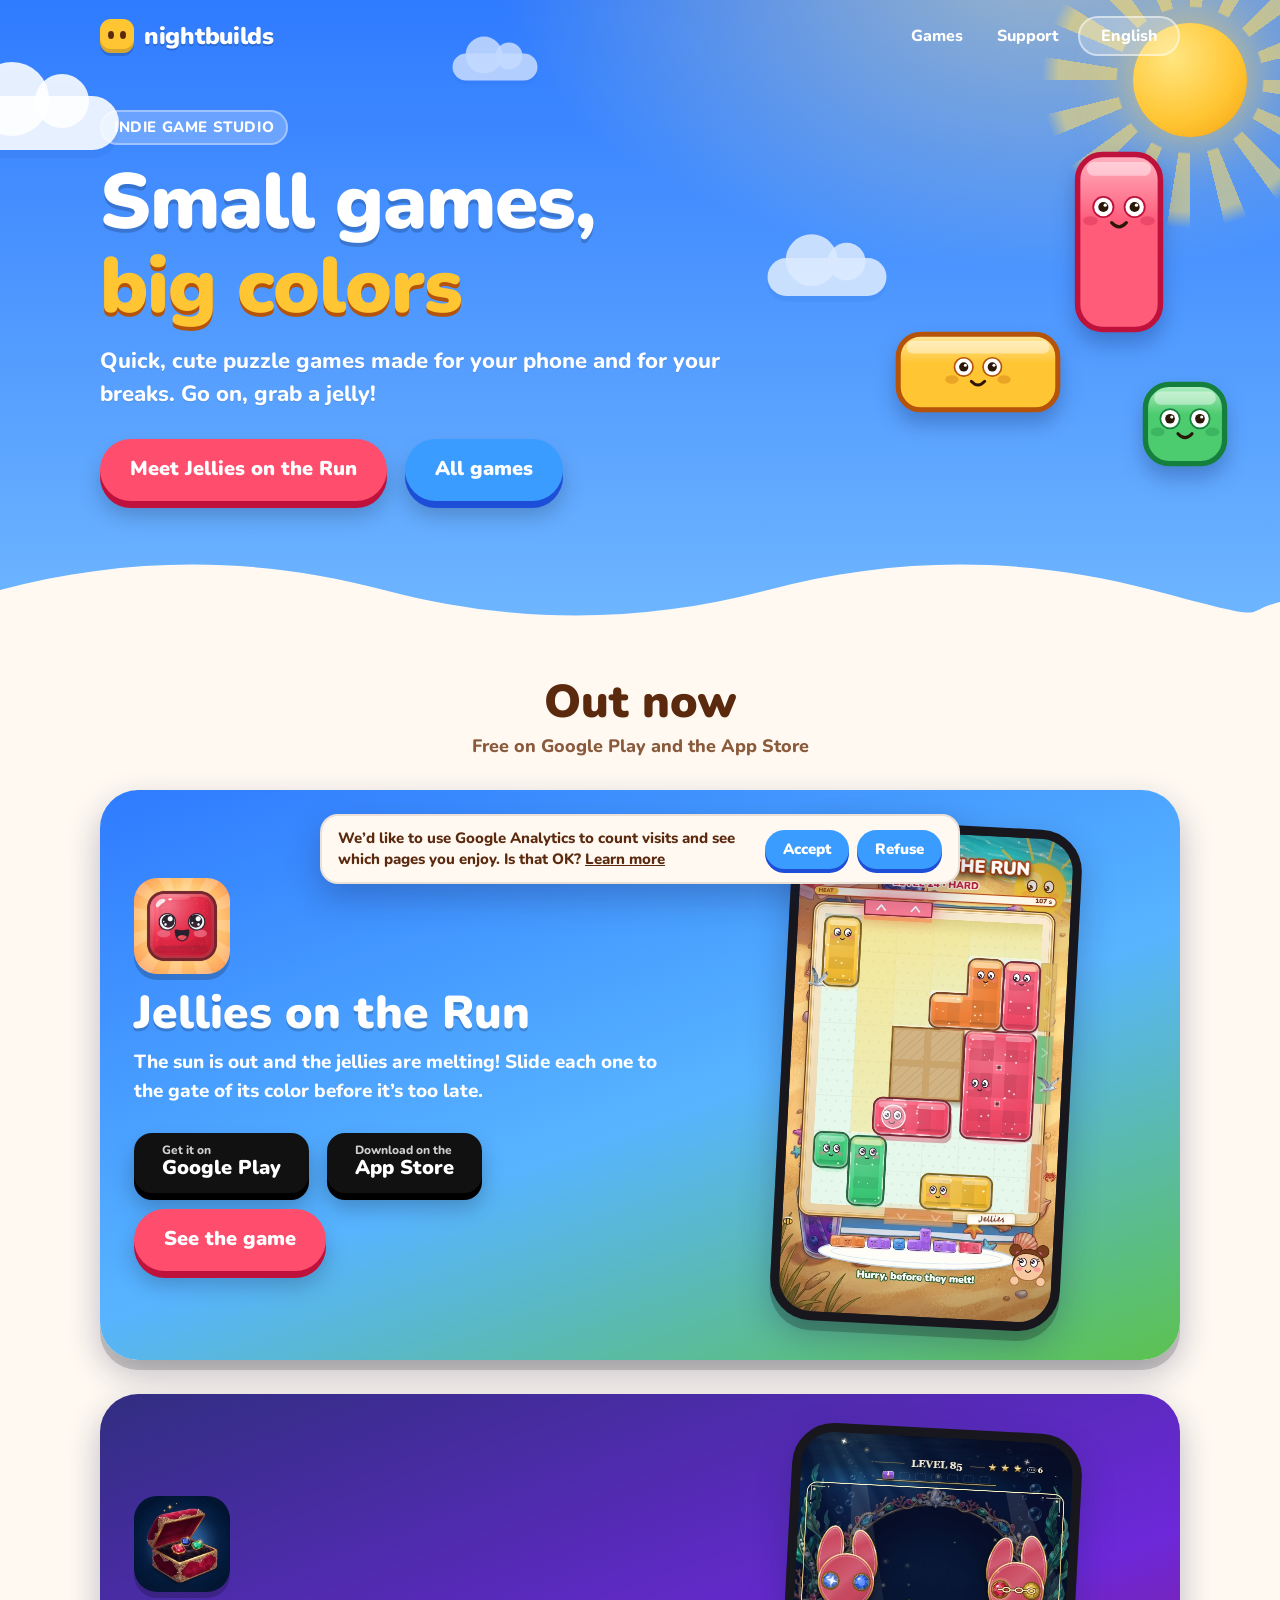
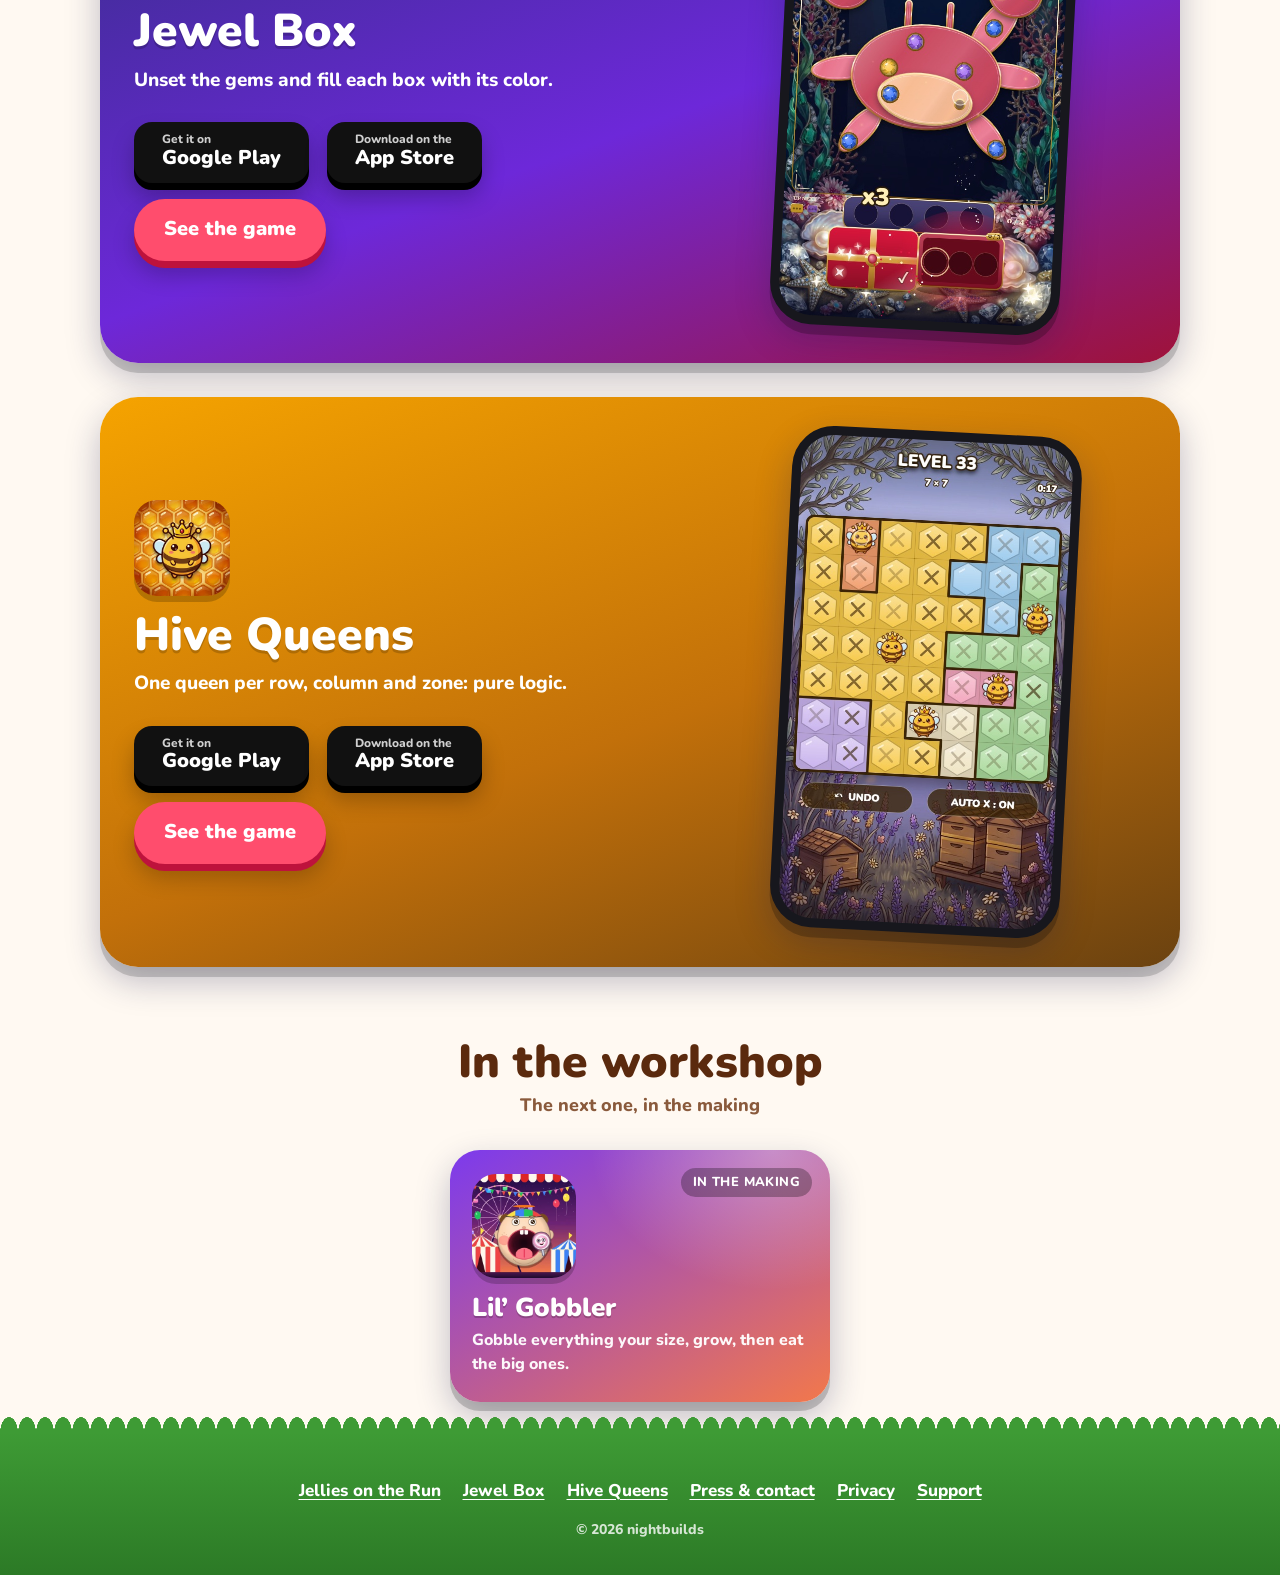
<file: index.html>
<!DOCTYPE html>
<html lang="en" data-fr-title="nightbuilds — de petits jeux colorés pour ton téléphone">
<head>
<meta charset="utf-8">
<meta name="viewport" content="width=device-width, initial-scale=1">
<meta name="google-site-verification" content="K2pj2SjNukYLhbfEbXOc_gVn0z5z0j7vaYCcwuoDcdM">
<title>nightbuilds — small, colorful games for your phone</title>
<meta name="description" content="nightbuilds makes small, colorful puzzle games for your phone. Jellies on the Run, Jewel Box and Hive Queens: free puzzle games, out now on Google Play and the App Store.">
<link rel="canonical" href="https://nightbuilds.app/">
<link rel="alternate" hreflang="en" href="https://nightbuilds.app/">
<link rel="alternate" hreflang="x-default" href="https://nightbuilds.app/">
<link rel="alternate" hreflang="es" href="https://nightbuilds.app/?lang=es">
<link rel="alternate" hreflang="pt-BR" href="https://nightbuilds.app/?lang=pt">
<link rel="icon" href="assets/img/favicon.png">
<meta property="og:type" content="website">
<meta property="og:site_name" content="nightbuilds">
<meta property="og:title" content="nightbuilds — small, colorful games for your phone">
<meta property="og:description" content="Quick, cute puzzle games: Jellies on the Run, Jewel Box and Hive Queens.">
<meta property="og:url" content="https://nightbuilds.app/">
<meta property="og:image" content="https://nightbuilds.app/jellies/share.jpg">
<meta property="og:image:width" content="1200">
<meta property="og:image:height" content="630">
<meta name="twitter:card" content="summary_large_image">
<script type="application/ld+json">{"@context":"https://schema.org","@type":"Organization","name":"nightbuilds","url":"https://nightbuilds.app/","logo":"https://nightbuilds.app/assets/img/favicon.png","description":"nightbuilds makes small, colorful puzzle games for your phone."}</script>
<link rel="stylesheet" href="assets/site.css">
<!-- Accueil du site des jeux (https://nightbuilds.app/, dépôt public nightbuilds-games.github.io, copie du dossier site/ du dépôt des jeux).
     Thème et interactions communs : assets/site.css et assets/site.js (langue : anglais dans la page, français dans data-fr).
     Même site : jellies/ (page du jeu), privacy.html (confidentialité et support), app-ads.txt à la racine (exigé par AdMob). -->
</head>
<body>
<div class="nav"><div class="wrap">
  <a class="brand" href="./"><i></i>nightbuilds</a>
  <nav><a href="#games" data-fr="Les jeux">Games</a><a href="privacy.html#support-en" data-fr-href="privacy.html#support" data-fr="Support">Support</a><a class="lang" href="?lang=fr">Français</a></nav>
</div></div>

<header class="sky home">
  <div class="sun"><div class="rays"></div><div class="disc"></div></div>
  <div class="cloud c1"></div><div class="cloud c2"></div><div class="cloud c3"></div>
  <div class="jelly side j1" data-color="pink" data-w="1" data-h="2" style="right: 9%; top: 150px; width: 92px"></div>
  <div class="jelly side j2" data-color="yellow" data-w="2" data-h="1" style="right: 17%; top: 330px; width: 168px"></div>
  <div class="jelly side j3" data-color="green" data-w="1" data-h="1" style="right: 4%; top: 380px; width: 88px"></div>
  <div class="wrap">
    <span class="kicker" data-fr="Studio de jeux indépendant">Indie game studio</span>
    <h1><span data-fr="De petits jeux">Small games,</span><br><em data-fr="pleins de couleurs">big colors</em></h1>
    <p class="lead" data-fr="Des casse-têtes rapides et mignons, faits pour ton téléphone et pour tes pauses. Attrape une gelée pour voir&nbsp;!">Quick, cute puzzle games made for your phone and for your breaks. Go on, grab a jelly!</p>
    <div class="cta">
      <a class="btn" href="jellies/" data-fr="Découvrir Jellies on the Run">Meet Jellies on the Run</a>
      <a class="btn blue" href="#games" data-fr="Tous les jeux">All games</a>
    </div>
  </div>
</header>

<section class="light" id="games">
  <div class="wrap">
    <h2 class="title reveal"><span data-fr="Déjà sortis">Out now</span><small data-fr="Gratuits sur Google Play et l’App Store">Free on Google Play and the App Store</small></h2>
    <div class="feature reveal">
      <div>
        <img class="icon" src="assets/img/gelees-icon.webp" alt="" width="96" height="96">
        <h3>Jellies on the Run</h3>
        <p data-fr="Le soleil tape et les gelées fondent&nbsp;! Glisse chacune jusqu’à la trappe de sa couleur avant qu’il ne soit trop tard.">The sun is out and the jellies are melting! Slide each one to the gate of its color before it’s too late.</p>
        <div class="cta"><a class="btn store" href="https://play.google.com/store/apps/details?id=com.nightbuilds.jellies&amp;referrer=utm_source%3Dsite%26utm_medium%3Dhome" data-play="jellies"><small data-fr="Disponible sur">Get it on</small><span>Google Play</span></a><a class="btn store" href="https://apps.apple.com/app/id6817679582" data-store="jellies"><small data-fr="Télécharger dans l’">Download on the</small><span>App Store</span></a><a class="btn" href="jellies/" data-fr="Voir le jeu">See the game</a></div>
      </div>
      <a class="phone" href="jellies/" aria-label="Jellies on the Run"><video src="jellies/clip.mp4" poster="jellies/clip.jpg" muted loop playsinline preload="none" data-auto width="540" height="960"></video></a>
    </div>

    <div class="feature f-ecrin reveal">
      <div>
        <img class="icon" src="assets/img/ecrin-icon.webp" alt="" width="96" height="96" loading="lazy">
        <h3>Jewel Box</h3>
        <p data-fr="Dessertis les gemmes et remplis chaque écrin de sa couleur.">Unset the gems and fill each box with its color.</p>
        <div class="cta"><a class="btn store" href="https://play.google.com/store/apps/details?id=com.nightbuilds.jewelbox&amp;referrer=utm_source%3Dsite%26utm_medium%3Dhome" data-play="jewelbox"><small data-fr="Disponible sur">Get it on</small><span>Google Play</span></a><a class="btn store" href="https://apps.apple.com/app/id6820439048" data-store="jewelbox"><small data-fr="Télécharger dans l’">Download on the</small><span>App Store</span></a><a class="btn" href="jewelbox/" data-fr="Voir le jeu">See the game</a></div>
      </div>
      <a class="phone" href="jewelbox/" aria-label="Jewel Box"><video src="jewelbox/clip.mp4" poster="jewelbox/clip.jpg" muted loop playsinline preload="none" data-auto width="540" height="960"></video></a>
    </div>
    <div class="feature f-reines reveal">
      <div>
        <img class="icon" src="assets/img/reines-icon.webp" alt="" width="96" height="96" loading="lazy">
        <h3>Hive Queens</h3>
        <p data-fr="Une reine par ligne, colonne et zone&nbsp;: de la pure logique.">One queen per row, column and zone: pure logic.</p>
        <div class="cta"><a class="btn store" href="https://play.google.com/store/apps/details?id=com.nightbuilds.hivequeens&amp;referrer=utm_source%3Dsite%26utm_medium%3Dhome" data-play="hivequeens"><small data-fr="Disponible sur">Get it on</small><span>Google Play</span></a><a class="btn store" href="https://apps.apple.com/app/id6821263688" data-store="hivequeens"><small data-fr="Télécharger dans l’">Download on the</small><span>App Store</span></a><a class="btn" href="hivequeens/" data-fr="Voir le jeu">See the game</a></div>
      </div>
      <a class="phone" href="hivequeens/" aria-label="Hive Queens"><video src="hivequeens/clip.mp4" poster="hivequeens/clip.jpg" muted loop playsinline preload="none" data-auto width="540" height="960"></video></a>
    </div>

    <h2 class="title reveal" style="margin-top: 70px"><span data-fr="Dans l’atelier">In the workshop</span><small data-fr="Le prochain, en préparation">The next one, in the making</small></h2>
    <div class="games one">
      <div class="game g-glouton reveal"><span class="tag" data-fr="En préparation">In the making</span><img src="assets/img/glouton-icon.webp" alt="" width="104" height="104" loading="lazy"><h3>Lil’ Gobbler</h3><p data-fr="Gobe tout ce qui est à ta taille, grandis, puis avale les gros.">Gobble everything your size, grow, then eat the big ones.</p></div>
    </div>
  </div>
</section>

<footer class="grass">
  <div class="wrap">
    <nav><a href="jellies/">Jellies on the Run</a><a href="jewelbox/">Jewel Box</a><a href="hivequeens/">Hive Queens</a><a href="press.html" data-fr="Presse et contact">Press &amp; contact</a><a href="privacy.html" data-fr="Confidentialité">Privacy</a><a href="privacy.html#support-en" data-fr-href="privacy.html#support" data-fr="Support">Support</a></nav>
    <small>© 2026 nightbuilds</small>
  </div>
</footer>
<script src="assets/i18n.js"></script>
<script src="assets/site.js"></script>
<script src="assets/analytics.js"></script>
</body>
</html>
</file>
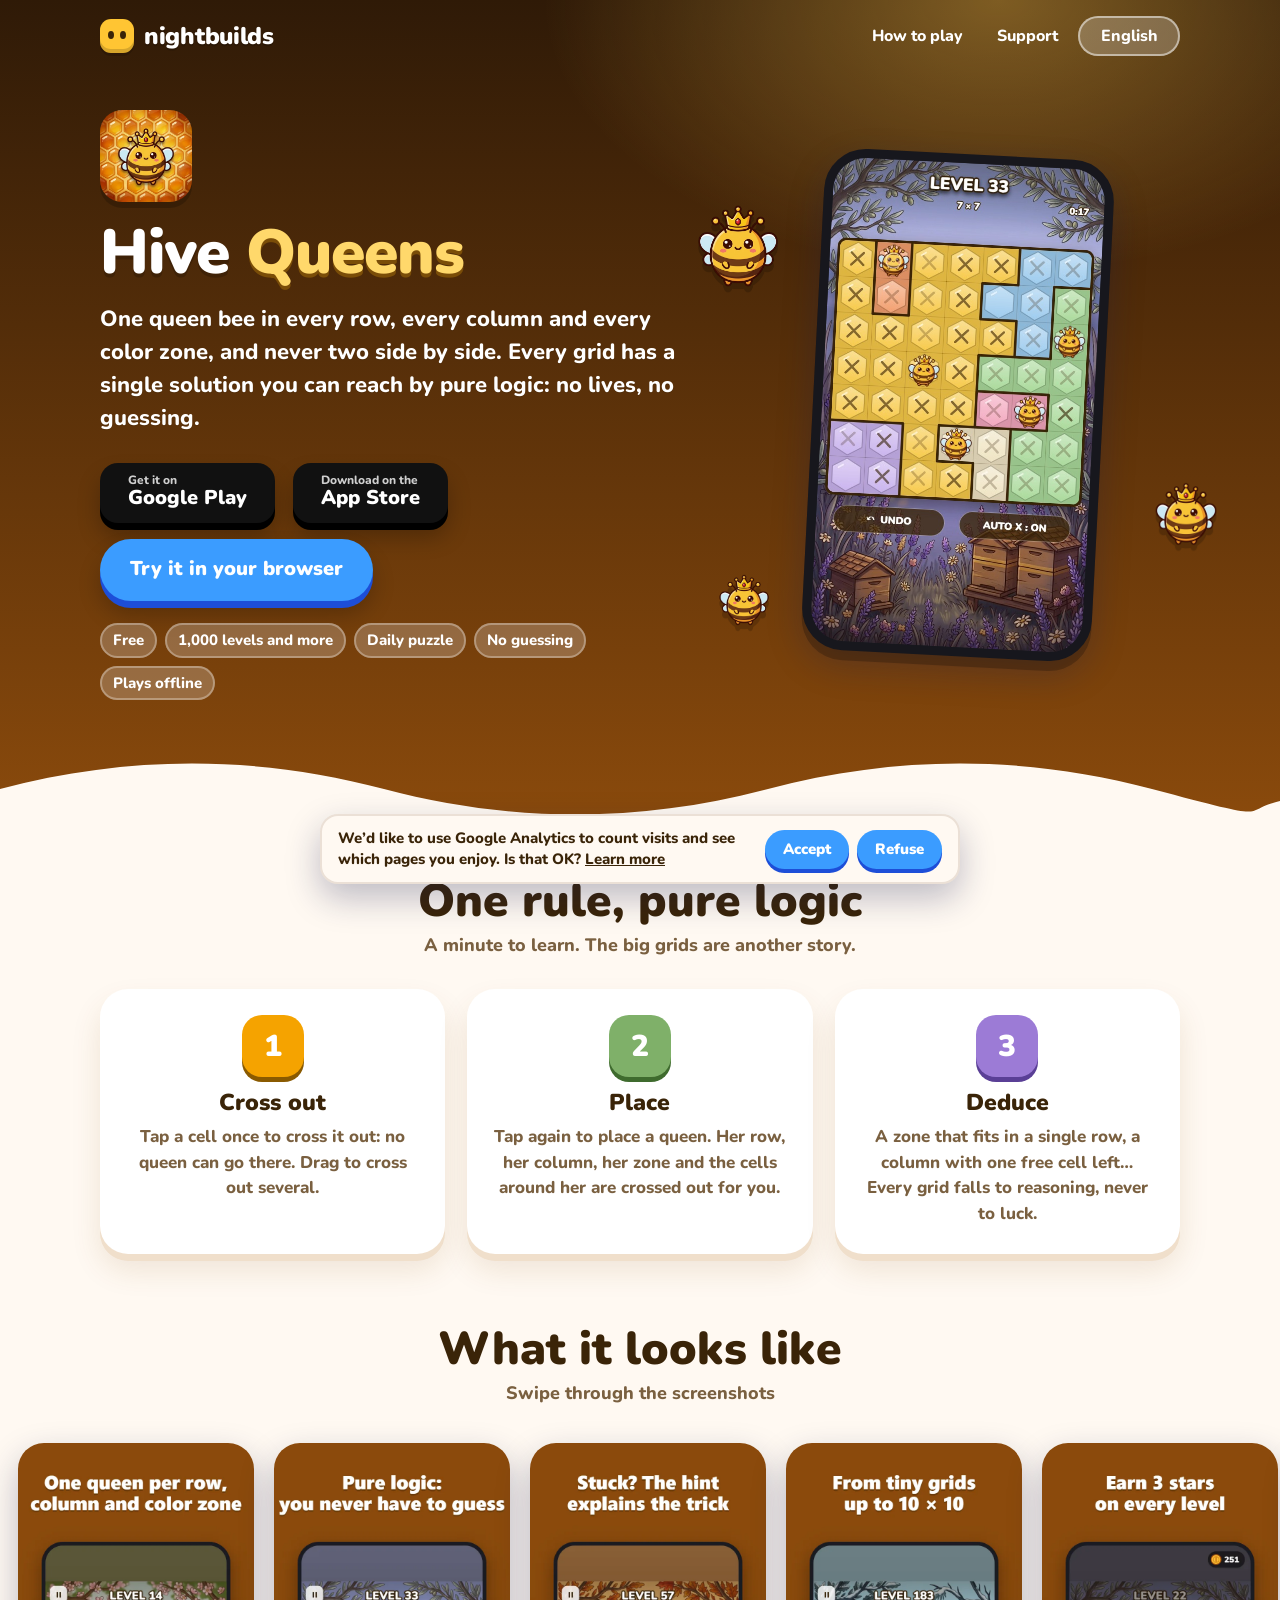
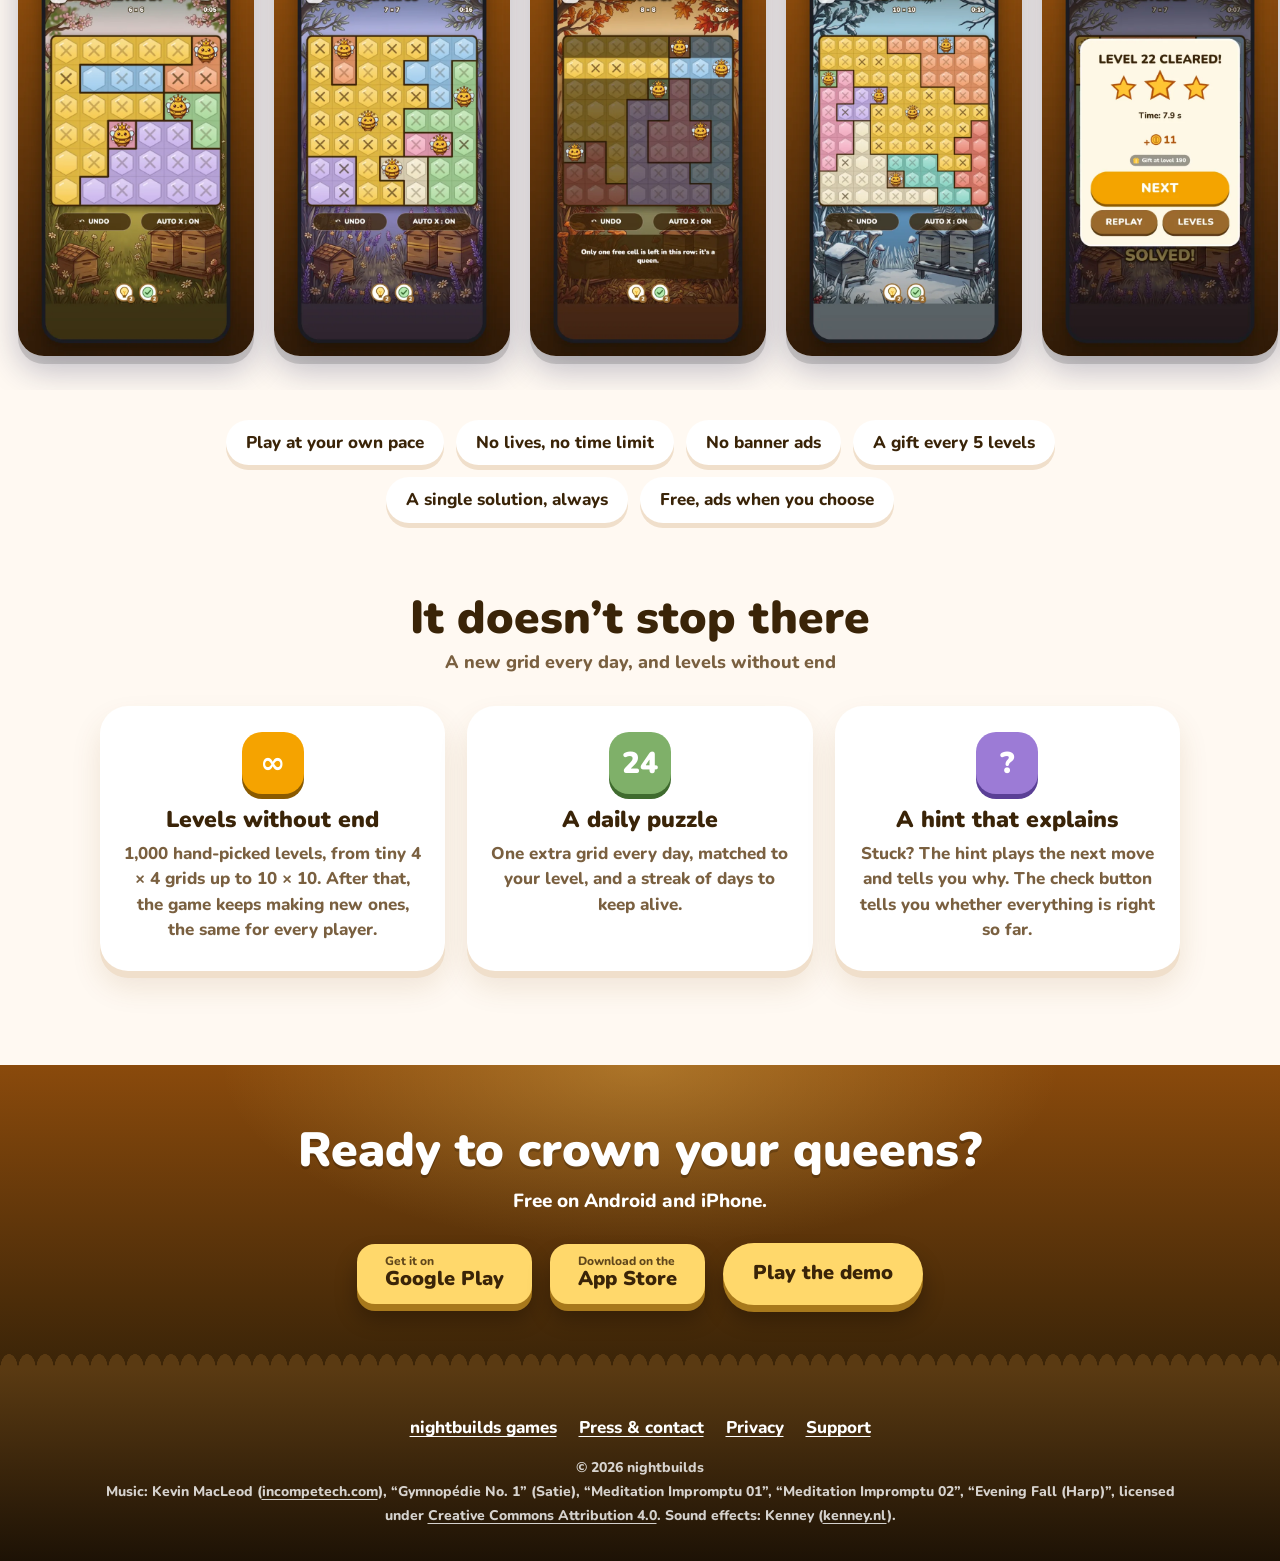
<file: hivequeens/index.html>
<!DOCTYPE html>
<html lang="en" data-fr-title="Hive Queens — un casse-tête de logique tout en calme pour Android et iPhone">
<head>
<meta charset="utf-8">
<meta name="viewport" content="width=device-width, initial-scale=1">
<title>Hive Queens — a calm queens logic puzzle for Android and iPhone</title>
<meta name="description" content="One queen bee in every row, column and color zone, never two side by side. Every grid has a single solution you can reach by pure logic. A free puzzle game for Android and iPhone: 1,000 levels and more, a daily puzzle, no lives, no guessing.">
<link rel="canonical" href="https://nightbuilds.app/hivequeens/">
<link rel="alternate" hreflang="en" href="https://nightbuilds.app/hivequeens/">
<link rel="alternate" hreflang="fr" href="https://nightbuilds.app/hivequeens/?lang=fr">
<link rel="alternate" hreflang="es" href="https://nightbuilds.app/hivequeens/?lang=es">
<link rel="alternate" hreflang="pt-BR" href="https://nightbuilds.app/hivequeens/?lang=pt">
<link rel="icon" href="../assets/img/favicon.png">
<meta name="apple-itunes-app" content="app-id=6821263688">
<meta property="og:type" content="website">
<meta property="og:site_name" content="nightbuilds">
<meta property="og:title" content="Hive Queens">
<meta property="og:description" content="One queen bee per row, column and color zone, never two side by side. A calm logic puzzle for Android and iPhone, with no guessing.">
<meta property="og:url" content="https://nightbuilds.app/hivequeens/">
<meta property="og:image" content="https://nightbuilds.app/hivequeens/share.jpg">
<meta property="og:image:width" content="1200">
<meta property="og:image:height" content="630">
<meta name="twitter:card" content="summary_large_image">
<script type="application/ld+json">{"@context":"https://schema.org","@type":"VideoGame","name":"Hive Queens","description":"One queen bee in every row, column and color zone, never two side by side. Every grid has a single solution you can reach by pure logic. A free puzzle game for Android and iPhone: 1,000 levels and more, a daily puzzle, no lives, no guessing.","url":"https://nightbuilds.app/hivequeens/","image":"https://nightbuilds.app/hivequeens/share.jpg","genre":"Puzzle","gamePlatform":["Android","iOS"],"operatingSystem":"Android, iOS","installUrl":"https://play.google.com/store/apps/details?id=com.nightbuilds.hivequeens","applicationCategory":"GameApplication","inLanguage":"en","publisher":{"@type":"Organization","name":"nightbuilds","url":"https://nightbuilds.app/"},"offers":{"@type":"Offer","price":"0","priceCurrency":"USD"}}</script>
<link rel="stylesheet" href="../assets/site.css">
<!-- Page du jeu Hive Queens (plan.md, sections 6.3 et 13.1) : URL marketing de la fiche App Store. Thème miel : <body class="night hive"> (assets/site.css).
     Captures et textes : les mêmes que la fiche (jeux/tools/captures-fiche.js reines, fiche-app-store-hivequeens.md) ; clip et image de partage :
     jeux/tools/clip-site.js reines. Démo jouable : play/ (node jeux/build.js reines --demo). Abeille : copie de jeux/reines/reine.webp.
     Sur l'App Store depuis le 26/10/2026 : STORE.hivequeens dans assets/site.js, et la meta apple-itunes-app plus haut (bannière de Safari). -->
</head>
<body class="night hive">
<div class="nav"><div class="wrap">
  <a class="brand" href="../"><i></i>nightbuilds</a>
  <nav><a href="#how" data-fr="Comment jouer">How to play</a><a href="../privacy.html#support-en" data-fr-href="../privacy.html#support" data-fr="Support">Support</a><a class="lang" href="?lang=fr">Français</a></nav>
</div></div>

<header class="sky">
  <div class="wrap hero">
    <div>
      <img class="appicon" src="../assets/img/reines-icon.webp" alt="" width="92" height="92">
      <h1>Hive <em>Queens</em></h1>
      <p class="lead" data-fr="Une reine des abeilles dans chaque ligne, chaque colonne et chaque zone de couleur, jamais deux côte à côte. Chaque grille a une seule solution, trouvable par la pure logique&nbsp;: ni vies, ni devinettes.">One queen bee in every row, every column and every color zone, and never two side by side. Every grid has a single solution you can reach by pure logic: no lives, no guessing.</p>
      <div class="cta">
        <a class="btn store" href="https://play.google.com/store/apps/details?id=com.nightbuilds.hivequeens&amp;referrer=utm_source%3Dsite%26utm_medium%3Dhivequeens" data-play="hivequeens"><small data-fr="Disponible sur">Get it on</small><span>Google Play</span></a>
        <a class="btn store" href="https://apps.apple.com/app/id6821263688" data-store="hivequeens"><small data-fr="Télécharger dans l’">Download on the</small><span>App Store</span></a>
        <a class="btn blue" href="play/" data-fr="Essayer dans le navigateur">Try it in your browser</a>
      </div>
      <div class="badges"><span data-fr="Gratuit">Free</span><span data-fr="1 000 niveaux et plus">1,000 levels and more</span><span data-fr="Grille du jour">Daily puzzle</span><span data-fr="Sans deviner">No guessing</span><span data-fr="Hors ligne">Plays offline</span></div>
    </div>
    <div style="position: relative">
      <img class="bee" src="bee.webp" alt="" width="84" height="84" style="left: -40px; top: 50px">
      <img class="bee" src="bee.webp" alt="" width="64" height="64" style="right: -38px; bottom: 110px; animation-delay: -2s">
      <img class="bee" src="bee.webp" alt="" width="52" height="52" style="left: -18px; bottom: 30px; animation-delay: -3.4s">
      <div class="phone"><video src="clip.mp4" poster="clip.jpg" muted loop playsinline preload="none" data-auto width="540" height="960"></video></div>
    </div>
  </div>
</header>

<section class="light" id="how">
  <div class="wrap">
    <h2 class="title reveal"><span data-fr="Une règle, de la pure logique">One rule, pure logic</span><small data-fr="Une minute pour comprendre. Les grandes grilles, c’est une autre histoire.">A minute to learn. The big grids are another story.</small></h2>
    <div class="steps">
      <div class="step reveal"><b>1</b><h3 data-fr="Barre">Cross out</h3><p data-fr="Touche une case une fois pour la barrer&nbsp;: aucune reine n’ira là. Glisse le doigt pour en barrer plusieurs.">Tap a cell once to cross it out: no queen can go there. Drag to cross out several.</p></div>
      <div class="step reveal"><b>2</b><h3 data-fr="Pose">Place</h3><p data-fr="Touche encore pour poser une reine. Sa ligne, sa colonne, sa zone et les cases qui la touchent se barrent toutes seules.">Tap again to place a queen. Her row, her column, her zone and the cells around her are crossed out for you.</p></div>
      <div class="step reveal"><b>3</b><h3 data-fr="Déduis">Deduce</h3><p data-fr="Une zone qui tient dans une seule ligne, une colonne où il ne reste qu’une case… Chaque grille cède au raisonnement, jamais à la chance.">A zone that fits in a single row, a column with one free cell left… Every grid falls to reasoning, never to luck.</p></div>
    </div>
  </div>
</section>

<section class="light" style="padding-top: 40px">
  <div class="wrap"><h2 class="title reveal"><span data-fr="À quoi ça ressemble">What it looks like</span><small data-fr="Fais défiler les captures">Swipe through the screenshots</small></h2></div>
  <div class="shots reveal" data-langs="en fr es pt">
    <img src="img/en-1.webp" data-fr-src="img/fr-1.webp" width="660" height="1434" loading="lazy" alt="One queen per row, column and color zone" data-fr-alt="Une reine par ligne, colonne et zone">
    <img src="img/en-2.webp" data-fr-src="img/fr-2.webp" width="660" height="1434" loading="lazy" alt="Pure logic: you never have to guess" data-fr-alt="De la pure logique : jamais besoin de deviner">
    <img src="img/en-3.webp" data-fr-src="img/fr-3.webp" width="660" height="1434" loading="lazy" alt="Stuck? The hint explains the trick" data-fr-alt="Coincé ? L’indice explique l’astuce">
    <img src="img/en-4.webp" data-fr-src="img/fr-4.webp" width="660" height="1434" loading="lazy" alt="From tiny grids up to 10 × 10" data-fr-alt="Des petites grilles jusqu’aux 10 × 10">
    <img src="img/en-5.webp" data-fr-src="img/fr-5.webp" width="660" height="1434" loading="lazy" alt="Earn 3 stars on every level" data-fr-alt="Vise les 3 étoiles à chaque niveau">
    <img src="img/en-6.webp" data-fr-src="img/fr-6.webp" width="660" height="1434" loading="lazy" alt="A new daily puzzle and a streak to keep" data-fr-alt="Une grille par jour, une série à tenir">
  </div>
  <div class="wrap">
    <div class="perks reveal">
      <span data-fr="Joue à ton rythme">Play at your own pace</span><span data-fr="Ni vies ni limite de temps">No lives, no time limit</span><span data-fr="Aucun bandeau de pub">No banner ads</span>
      <span data-fr="Un cadeau tous les 5 niveaux">A gift every 5 levels</span><span data-fr="Une seule solution, toujours">A single solution, always</span><span data-fr="Gratuit, pubs à ton rythme">Free, ads when you choose</span>
    </div>
  </div>
</section>

<section class="light" style="padding-top: 40px">
  <div class="wrap">
    <h2 class="title reveal"><span data-fr="Ça ne s’arrête pas là">It doesn’t stop there</span><small data-fr="Une grille chaque jour, et des niveaux sans fin">A new grid every day, and levels without end</small></h2>
    <div class="steps">
      <div class="step reveal"><b>∞</b><h3 data-fr="Des niveaux sans fin">Levels without end</h3><p data-fr="1&nbsp;000 niveaux choisis, des petites grilles 4&nbsp;×&nbsp;4 jusqu’aux 10&nbsp;×&nbsp;10. Ensuite, le jeu en fabrique de nouveaux, les mêmes pour tous les joueurs.">1,000 hand-picked levels, from tiny 4 × 4 grids up to 10 × 10. After that, the game keeps making new ones, the same for every player.</p></div>
      <div class="step reveal"><b>24</b><h3 data-fr="Une grille du jour">A daily puzzle</h3><p data-fr="Une grille en plus chaque jour, à ta mesure, et une série de jours à entretenir.">One extra grid every day, matched to your level, and a streak of days to keep alive.</p></div>
      <div class="step reveal"><b>?</b><h3 data-fr="Un indice qui explique">A hint that explains</h3><p data-fr="Coincé&nbsp;? L’indice joue le prochain coup et te dit pourquoi. Le bouton «&nbsp;Vérifier&nbsp;» te dit si tout est juste jusqu’ici.">Stuck? The hint plays the next move and tells you why. The check button tells you whether everything is right so far.</p></div>
    </div>
  </div>
</section>

<section class="picnic">
  <div class="wrap reveal">
    <h2 data-fr="Prêt à couronner tes reines&nbsp;?">Ready to crown your queens?</h2>
    <p data-fr="Gratuit sur Android et iPhone.">Free on Android and iPhone.</p>
    <div class="cta"><a class="btn store" href="https://play.google.com/store/apps/details?id=com.nightbuilds.hivequeens&amp;referrer=utm_source%3Dsite%26utm_medium%3Dhivequeens" data-play="hivequeens"><small data-fr="Disponible sur">Get it on</small><span>Google Play</span></a><a class="btn store" href="https://apps.apple.com/app/id6821263688" data-store="hivequeens"><small data-fr="Télécharger dans l’">Download on the</small><span>App Store</span></a><a class="btn blue" href="play/" data-fr="Essayer la démo">Play the demo</a></div>
  </div>
</section>

<footer class="grass">
  <div class="wrap">
    <nav><a href="../" data-fr="Les jeux nightbuilds">nightbuilds games</a><a href="../press.html" data-fr="Presse et contact">Press &amp; contact</a><a href="../privacy.html" data-fr="Confidentialité">Privacy</a><a href="../privacy.html#support-en" data-fr-href="../privacy.html#support" data-fr="Support">Support</a></nav>
    <small>© 2026 nightbuilds</small><br>
    <small data-fr="Musique&nbsp;: Kevin MacLeod (<a href=&quot;https://incompetech.com&quot; rel=&quot;noopener&quot;>incompetech.com</a>), «&nbsp;Gymnopédie n°&nbsp;1&nbsp;» (Satie), «&nbsp;Meditation Impromptu 01&nbsp;», «&nbsp;Meditation Impromptu 02&nbsp;», «&nbsp;Evening Fall (Harp)&nbsp;», sous licence <a href=&quot;https://creativecommons.org/licenses/by/4.0/&quot; rel=&quot;noopener&quot;>Creative Commons Attribution 4.0</a>. Bruitages&nbsp;: Kenney (<a href=&quot;https://kenney.nl&quot; rel=&quot;noopener&quot;>kenney.nl</a>).">Music: Kevin MacLeod (<a href="https://incompetech.com" rel="noopener">incompetech.com</a>), “Gymnopédie No. 1” (Satie), “Meditation Impromptu 01”, “Meditation Impromptu 02”, “Evening Fall (Harp)”, licensed under <a href="https://creativecommons.org/licenses/by/4.0/" rel="noopener">Creative Commons Attribution 4.0</a>. Sound effects: Kenney (<a href="https://kenney.nl" rel="noopener">kenney.nl</a>).</small>
  </div>
</footer>
<script src="../assets/i18n.js"></script>
<script src="../assets/site.js"></script>
<script src="../assets/analytics.js"></script>
</body>
</html>
</file>
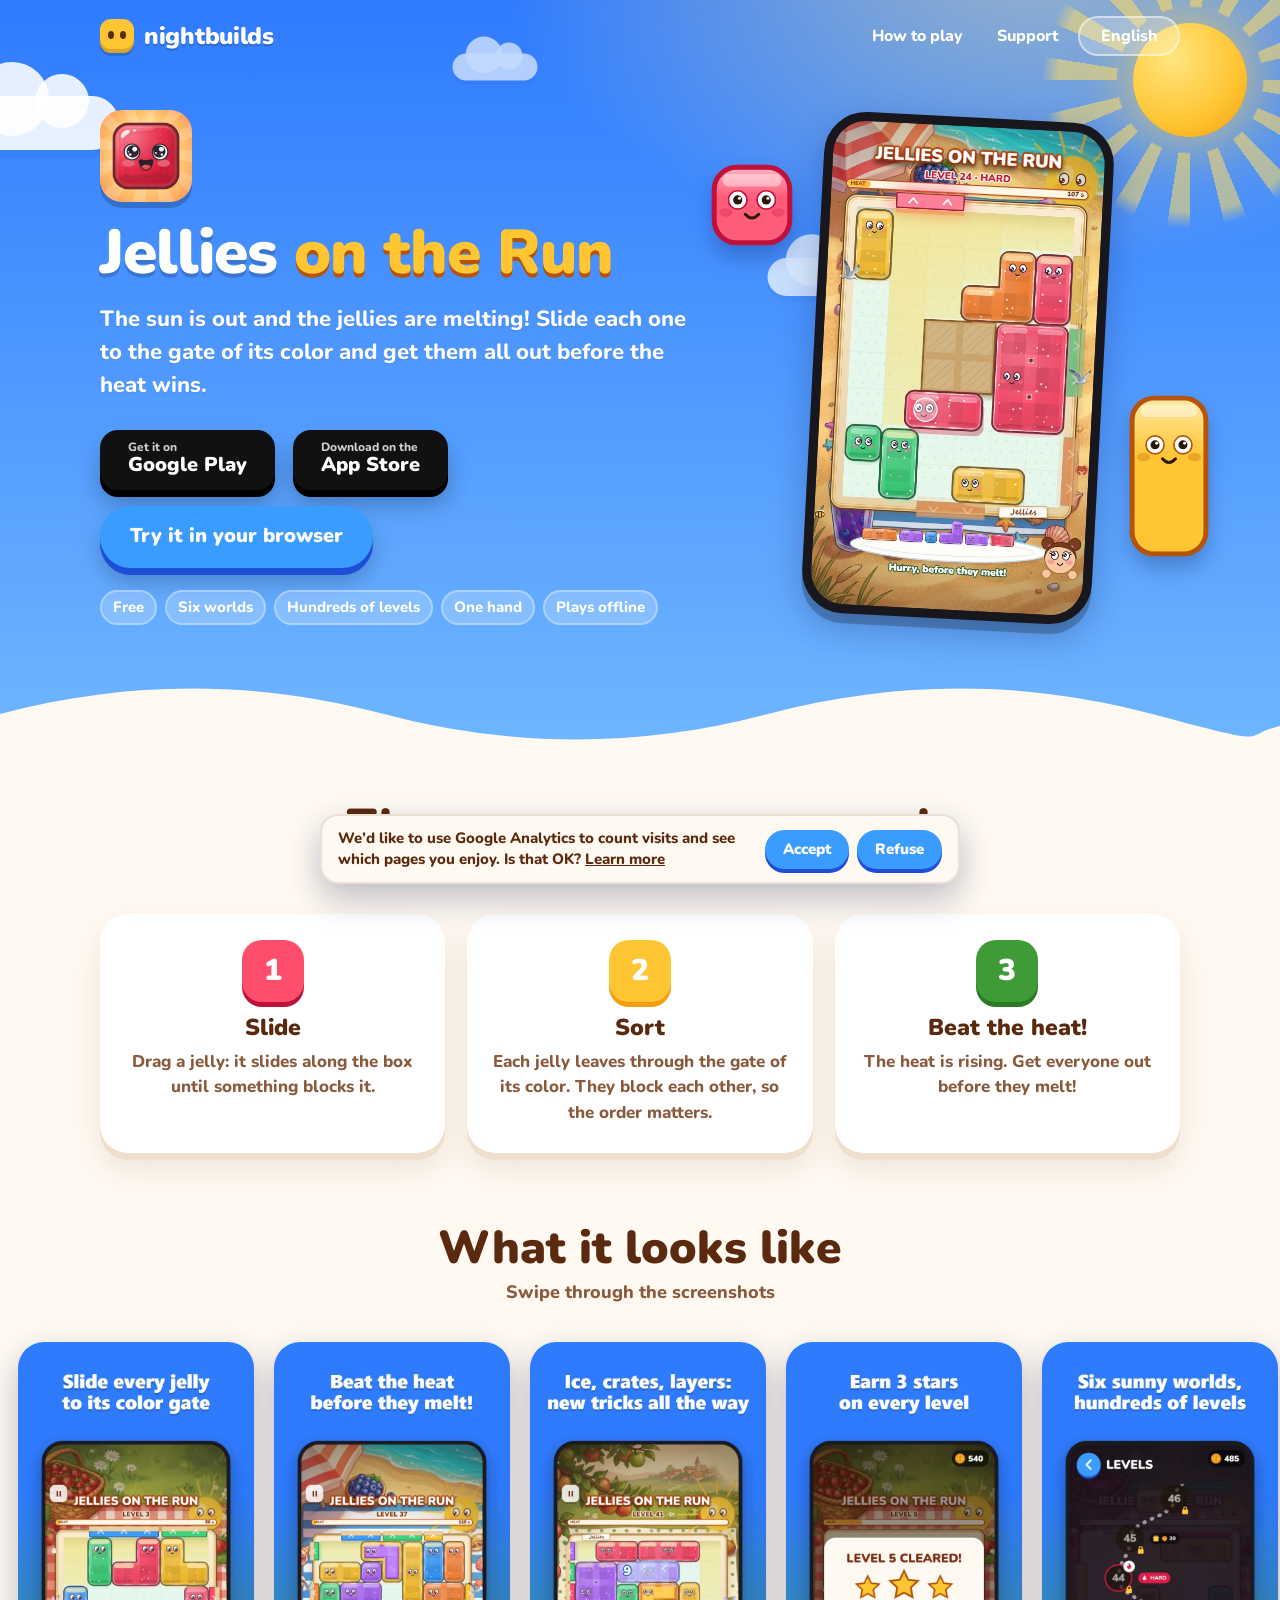
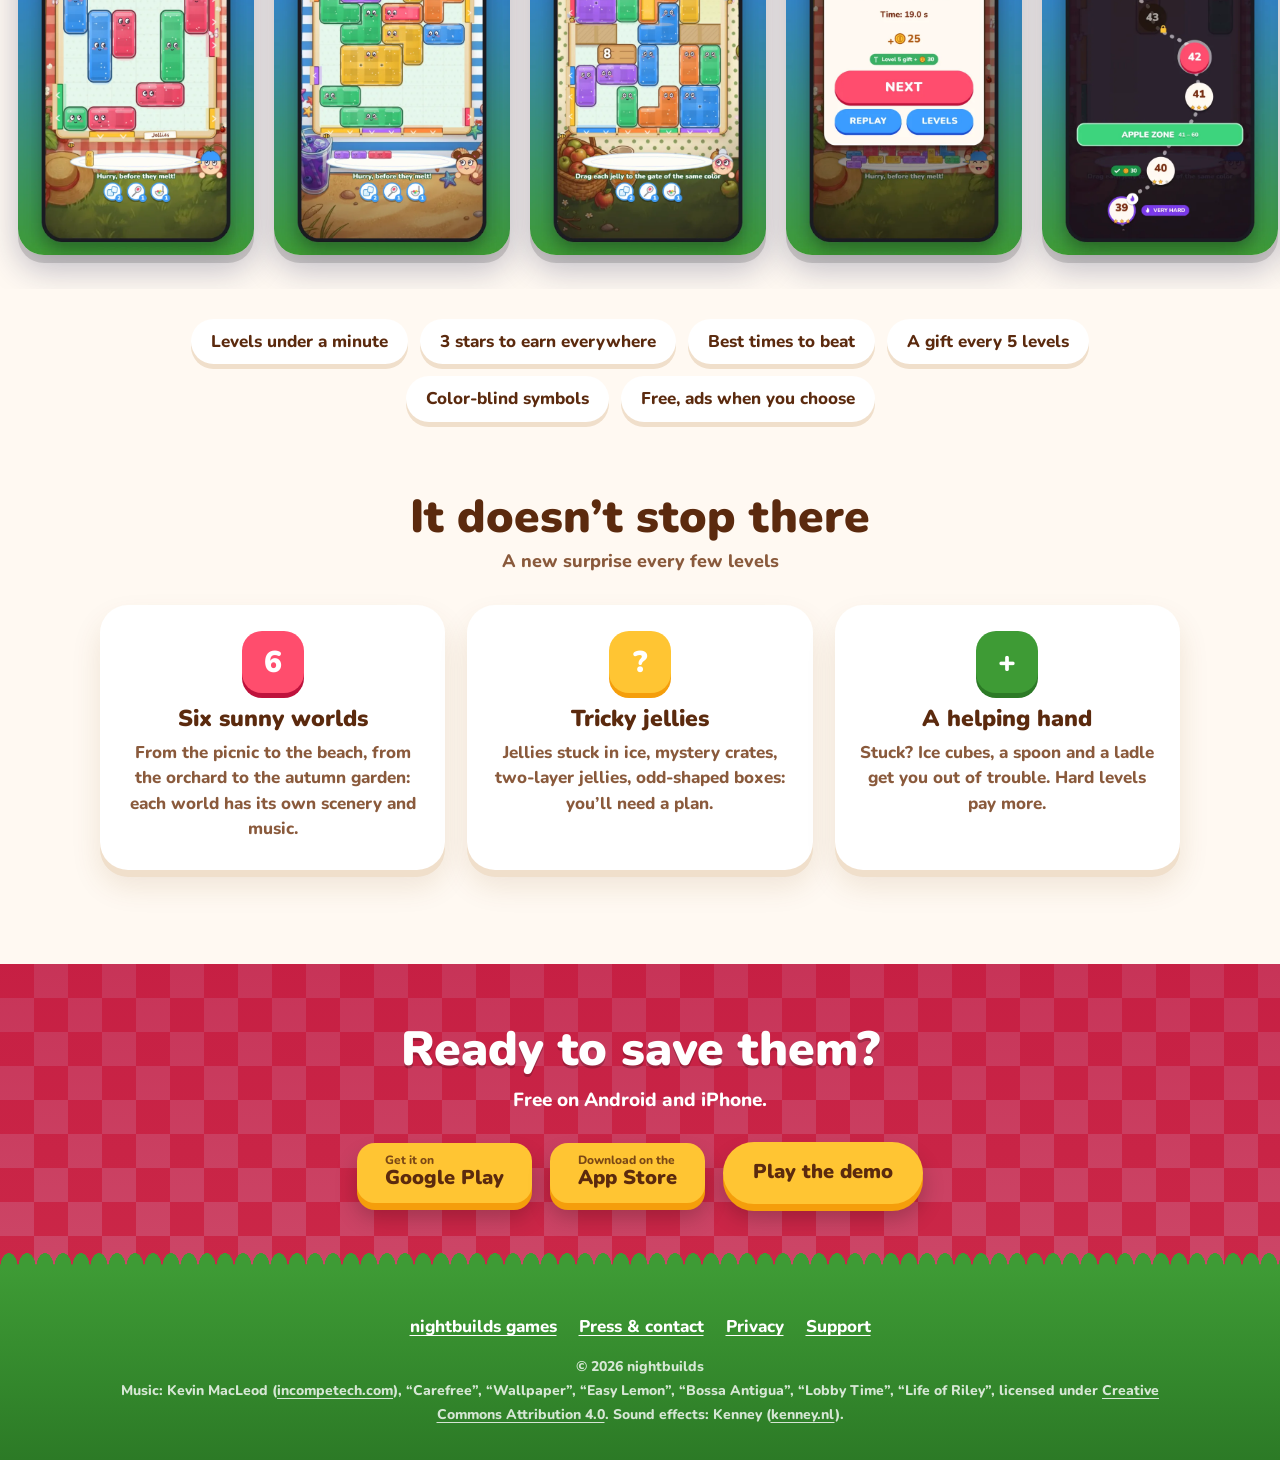
<file: jellies/index.html>
<!DOCTYPE html>
<html lang="en" data-fr-title="Jellies on the Run — un casse-tête rapide et mignon pour Android et iPhone">
<head>
<meta charset="utf-8">
<meta name="viewport" content="width=device-width, initial-scale=1">
<title>Jellies on the Run — a quick, cute sliding puzzle for Android and iPhone</title>
<meta name="description" content="The sun is out and the jellies are melting! Slide each one to the gate of its color before it's too late. A free puzzle game for Android and iPhone: six sunny worlds, hundreds of levels, new tricks all the way.">
<link rel="canonical" href="https://nightbuilds.app/jellies/">
<link rel="alternate" hreflang="en" href="https://nightbuilds.app/jellies/">
<link rel="alternate" hreflang="fr" href="https://nightbuilds.app/jellies/?lang=fr">
<link rel="alternate" hreflang="es" href="https://nightbuilds.app/jellies/?lang=es">
<link rel="alternate" hreflang="pt-BR" href="https://nightbuilds.app/jellies/?lang=pt">
<link rel="icon" href="../assets/img/favicon.png">
<meta name="apple-itunes-app" content="app-id=6817679582">
<meta property="og:type" content="website">
<meta property="og:site_name" content="nightbuilds">
<meta property="og:title" content="Jellies on the Run">
<meta property="og:description" content="Slide each jelly to the gate of its color before it melts. A quick, cute puzzle for Android and iPhone.">
<meta property="og:url" content="https://nightbuilds.app/jellies/">
<meta property="og:image" content="https://nightbuilds.app/jellies/share.jpg">
<meta property="og:image:width" content="1200">
<meta property="og:image:height" content="630">
<meta name="twitter:card" content="summary_large_image">
<script type="application/ld+json">{"@context":"https://schema.org","@type":"VideoGame","name":"Jellies on the Run","description":"The sun is out and the jellies are melting! Slide each one to the gate of its color before it's too late. A free puzzle game for Android and iPhone: six sunny worlds, hundreds of levels, new tricks all the way.","url":"https://nightbuilds.app/jellies/","image":"https://nightbuilds.app/jellies/share.jpg","genre":"Puzzle","gamePlatform":["Android","iOS"],"operatingSystem":"Android, iOS","installUrl":"https://play.google.com/store/apps/details?id=com.nightbuilds.jellies","applicationCategory":"GameApplication","inLanguage":"en","publisher":{"@type":"Organization","name":"nightbuilds","url":"https://nightbuilds.app/"},"offers":{"@type":"Offer","price":"0","priceCurrency":"USD"}}</script>
<link rel="stylesheet" href="../assets/site.css">
<!-- Page du jeu (plan.md, section 13.1) : URL marketing de la fiche App Store et lien en bio des comptes de la campagne.
     Thème et interactions communs : ../assets/site.css et ../assets/site.js (anglais dans la page, français dans data-fr).
     Captures et textes : les mêmes que la fiche (jeux/tools/captures-fiche.js, fiche-app-store-jellies.md).
     Sur l'App Store depuis le 21/10/2026 : STORE.jellies dans assets/site.js, et la meta apple-itunes-app plus haut (bannière de Safari). -->
</head>
<body>
<div class="nav"><div class="wrap">
  <a class="brand" href="../"><i></i>nightbuilds</a>
  <nav><a href="#how" data-fr="Comment jouer">How to play</a><a href="../privacy.html#support-en" data-fr-href="../privacy.html#support" data-fr="Support">Support</a><a class="lang" href="?lang=fr">Français</a></nav>
</div></div>

<header class="sky">
  <div class="sun"><div class="rays"></div><div class="disc"></div></div>
  <div class="cloud c1"></div><div class="cloud c2"></div><div class="cloud c3"></div>
  <div class="wrap hero">
    <div>
      <img class="appicon" src="../assets/img/gelees-icon.webp" alt="" width="92" height="92">
      <h1>Jellies <em>on the Run</em></h1>
      <p class="lead" data-fr="Le soleil tape et les gelées fondent&nbsp;! Glisse chacune jusqu’à la trappe de sa couleur et fais-les toutes sortir avant que la chaleur ne gagne.">The sun is out and the jellies are melting! Slide each one to the gate of its color and get them all out before the heat wins.</p>
      <div class="cta">
        <a class="btn store" href="https://play.google.com/store/apps/details?id=com.nightbuilds.jellies&amp;referrer=utm_source%3Dsite%26utm_medium%3Djellies" data-play="jellies"><small data-fr="Disponible sur">Get it on</small><span>Google Play</span></a>
        <a class="btn store" href="https://apps.apple.com/app/id6817679582" data-store="jellies"><small data-fr="Télécharger dans l’">Download on the</small><span>App Store</span></a>
        <a class="btn blue" href="play/" data-fr="Essayer dans le navigateur">Try it in your browser</a>
      </div>
      <div class="badges"><span data-fr="Gratuit">Free</span><span data-fr="Six mondes">Six worlds</span><span data-fr="Des centaines de niveaux">Hundreds of levels</span><span data-fr="Une seule main">One hand</span><span data-fr="Hors ligne">Plays offline</span></div>
    </div>
    <div style="position: relative">
      <div class="jelly" data-color="pink" data-w="1" data-h="1" style="left: -26px; top: 46px; width: 84px"></div>
      <div class="jelly" data-color="yellow" data-w="1" data-h="2" style="right: -30px; bottom: 60px; width: 82px"></div>
      <div class="phone"><video src="clip.mp4" poster="clip.jpg" muted loop playsinline preload="none" data-auto width="540" height="960"></video></div>
    </div>
  </div>
</header>

<section class="light" id="how">
  <div class="wrap">
    <h2 class="title reveal"><span data-fr="Trois gestes, zéro mode d’emploi">Three moves, zero manual</span><small data-fr="Dix secondes pour comprendre. Les trois étoiles, c’est une autre histoire.">Ten seconds to learn. Three stars is another story.</small></h2>
    <div class="steps">
      <div class="step reveal"><b>1</b><h3 data-fr="Glisse">Slide</h3><p data-fr="Fais glisser une gelée&nbsp;: elle avance jusqu’à ce que quelque chose la bloque.">Drag a jelly: it slides along the box until something blocks it.</p></div>
      <div class="step reveal"><b>2</b><h3 data-fr="Trie">Sort</h3><p data-fr="Chaque gelée sort par la trappe de sa couleur. Elles se gênent entre elles&nbsp;: l’ordre compte.">Each jelly leaves through the gate of its color. They block each other, so the order matters.</p></div>
      <div class="step reveal"><b>3</b><h3 data-fr="Fais vite&nbsp;!">Beat the heat!</h3><p data-fr="La chaleur monte. Sors tout le monde avant que ça fonde&nbsp;!">The heat is rising. Get everyone out before they melt!</p></div>
    </div>
  </div>
</section>

<section class="light" style="padding-top: 40px">
  <div class="wrap"><h2 class="title reveal"><span data-fr="À quoi ça ressemble">What it looks like</span><small data-fr="Fais défiler les captures">Swipe through the screenshots</small></h2></div>
  <div class="shots reveal" data-langs="en fr es pt">
    <img src="img/en-1.webp" data-fr-src="img/fr-1.webp" width="660" height="1434" loading="lazy" alt="Slide every jelly to its color gate" data-fr-alt="Glisse chaque gelée vers sa trappe">
    <img src="img/en-2.webp" data-fr-src="img/fr-2.webp" width="660" height="1434" loading="lazy" alt="Beat the heat before they melt" data-fr-alt="Fais vite, avant qu’elles fondent">
    <img src="img/en-3.webp" data-fr-src="img/fr-3.webp" width="660" height="1434" loading="lazy" alt="Ice, crates, layers: new tricks all the way" data-fr-alt="Glace, caisses, couches : des surprises partout">
    <img src="img/en-4.webp" data-fr-src="img/fr-4.webp" width="660" height="1434" loading="lazy" alt="Earn 3 stars on every level" data-fr-alt="Vise les 3 étoiles à chaque niveau">
    <img src="img/en-5.webp" data-fr-src="img/fr-5.webp" width="660" height="1434" loading="lazy" alt="Six sunny worlds, hundreds of levels" data-fr-alt="Six mondes ensoleillés, des centaines de niveaux">
    <img src="img/en-6.webp" data-fr-src="img/fr-6.webp" width="660" height="1434" loading="lazy" alt="A quick puzzle for every break" data-fr-alt="Un casse-tête rapide pour chaque pause">
  </div>
  <div class="wrap">
    <div class="perks reveal">
      <span data-fr="Des niveaux de moins d’une minute">Levels under a minute</span><span data-fr="3 étoiles à décrocher partout">3 stars to earn everywhere</span><span data-fr="Des records à battre">Best times to beat</span>
      <span data-fr="Un cadeau tous les 5 niveaux">A gift every 5 levels</span><span data-fr="Symboles pour les daltoniens">Color-blind symbols</span><span data-fr="Gratuit, pubs à ton rythme">Free, ads when you choose</span>
    </div>
  </div>
</section>

<section class="light" style="padding-top: 40px">
  <div class="wrap">
    <h2 class="title reveal"><span data-fr="Ça ne s’arrête pas là">It doesn’t stop there</span><small data-fr="Une surprise tous les quelques niveaux">A new surprise every few levels</small></h2>
    <div class="steps">
      <div class="step reveal"><b>6</b><h3 data-fr="Six mondes ensoleillés">Six sunny worlds</h3><p data-fr="Du pique-nique à la plage, du verger au jardin d’automne&nbsp;: chaque monde a son décor et sa musique.">From the picnic to the beach, from the orchard to the autumn garden: each world has its own scenery and music.</p></div>
      <div class="step reveal"><b>?</b><h3 data-fr="Des gelées pas commodes">Tricky jellies</h3><p data-fr="Gelées prises dans la glace, caisses mystère, gelées à deux couches, bacs biscornus&nbsp;: il faut ruser.">Jellies stuck in ice, mystery crates, two-layer jellies, odd-shaped boxes: you’ll need a plan.</p></div>
      <div class="step reveal"><b>+</b><h3 data-fr="Un coup de pouce">A helping hand</h3><p data-fr="Bloqué&nbsp;? Glaçons, cuillère et louche te sortent d’affaire. Les niveaux difficiles rapportent plus.">Stuck? Ice cubes, a spoon and a ladle get you out of trouble. Hard levels pay more.</p></div>
    </div>
  </div>
</section>

<section class="picnic">
  <div class="wrap reveal">
    <h2 data-fr="Prêt à les sauver&nbsp;?">Ready to save them?</h2>
    <p data-fr="Gratuit sur Android et iPhone.">Free on Android and iPhone.</p>
    <div class="cta"><a class="btn store" href="https://play.google.com/store/apps/details?id=com.nightbuilds.jellies&amp;referrer=utm_source%3Dsite%26utm_medium%3Djellies" data-play="jellies"><small data-fr="Disponible sur">Get it on</small><span>Google Play</span></a><a class="btn store" href="https://apps.apple.com/app/id6817679582" data-store="jellies"><small data-fr="Télécharger dans l’">Download on the</small><span>App Store</span></a><a class="btn blue" href="play/" data-fr="Essayer la démo">Play the demo</a></div>
  </div>
</section>

<footer class="grass">
  <div class="wrap">
    <nav><a href="../" data-fr="Les jeux nightbuilds">nightbuilds games</a><a href="../press.html" data-fr="Presse et contact">Press &amp; contact</a><a href="../privacy.html" data-fr="Confidentialité">Privacy</a><a href="../privacy.html#support-en" data-fr-href="../privacy.html#support" data-fr="Support">Support</a></nav>
    <small>© 2026 nightbuilds</small><br>
    <small data-fr="Musique&nbsp;: Kevin MacLeod (<a href=&quot;https://incompetech.com&quot; rel=&quot;noopener&quot;>incompetech.com</a>), «&nbsp;Carefree&nbsp;», «&nbsp;Wallpaper&nbsp;», «&nbsp;Easy Lemon&nbsp;», «&nbsp;Bossa Antigua&nbsp;», «&nbsp;Lobby Time&nbsp;», «&nbsp;Life of Riley&nbsp;», sous licence <a href=&quot;https://creativecommons.org/licenses/by/4.0/&quot; rel=&quot;noopener&quot;>Creative Commons Attribution 4.0</a>. Bruitages&nbsp;: Kenney (<a href=&quot;https://kenney.nl&quot; rel=&quot;noopener&quot;>kenney.nl</a>).">Music: Kevin MacLeod (<a href="https://incompetech.com" rel="noopener">incompetech.com</a>), “Carefree”, “Wallpaper”, “Easy Lemon”, “Bossa Antigua”, “Lobby Time”, “Life of Riley”, licensed under <a href="https://creativecommons.org/licenses/by/4.0/" rel="noopener">Creative Commons Attribution 4.0</a>. Sound effects: Kenney (<a href="https://kenney.nl" rel="noopener">kenney.nl</a>).</small>
  </div>
</footer>
<script src="../assets/i18n.js"></script>
<script src="../assets/site.js"></script>
<script src="../assets/analytics.js"></script>
</body>
</html>
</file>
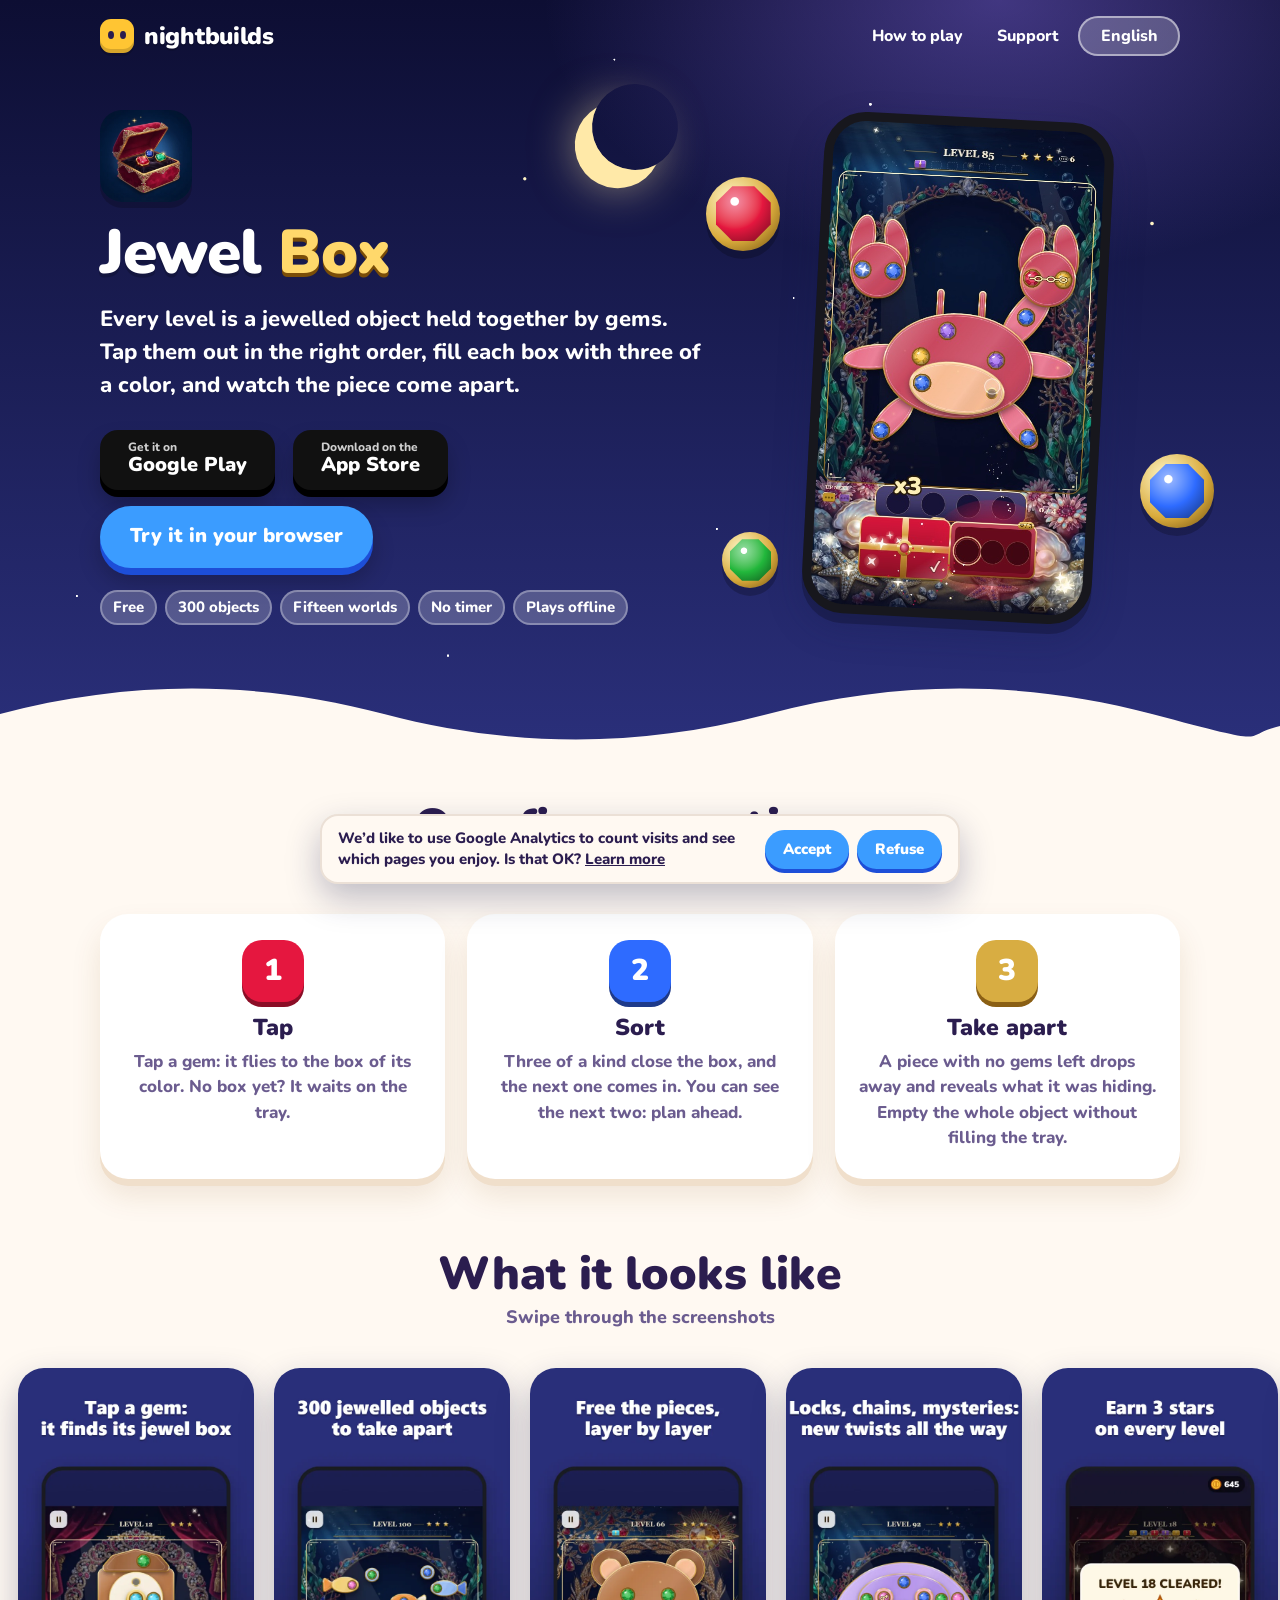
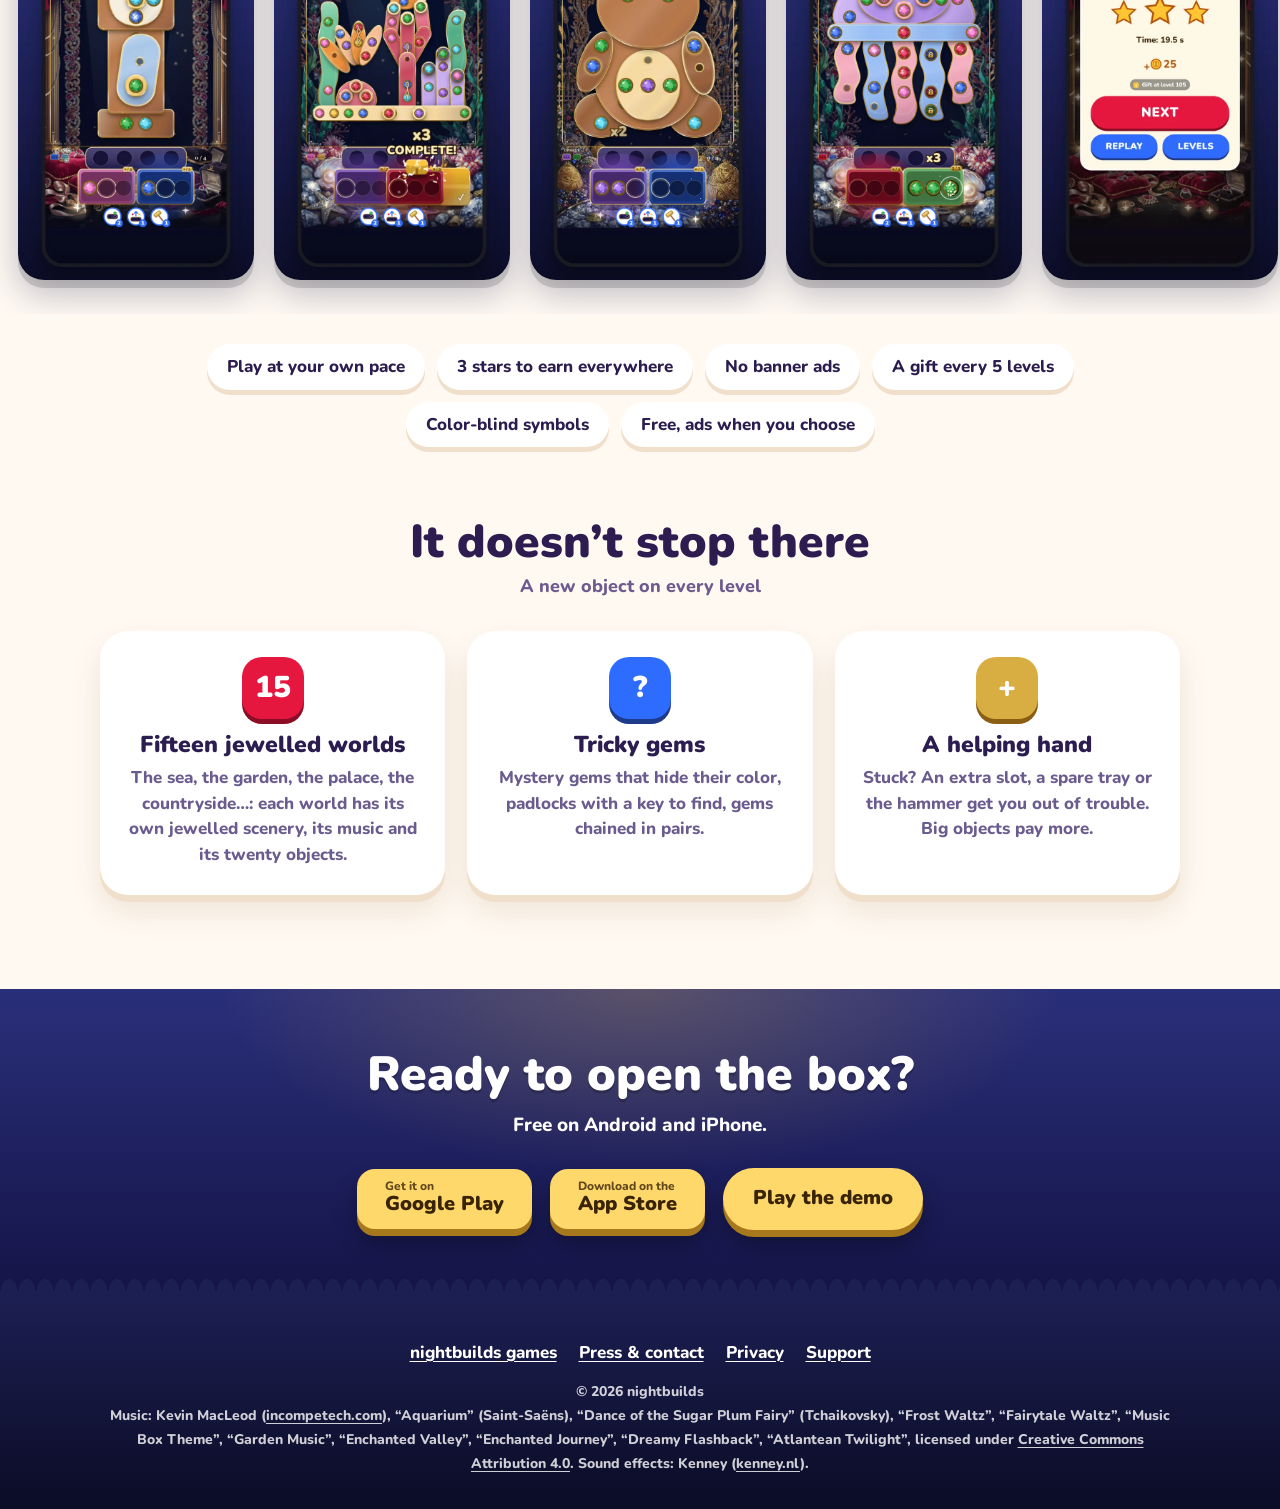
<file: jewelbox/index.html>
<!DOCTYPE html>
<html lang="en" data-fr-title="Jewel Box — un casse-tête de gemmes et d’objets précieux pour Android et iPhone">
<head>
<meta charset="utf-8">
<meta name="viewport" content="width=device-width, initial-scale=1">
<title>Jewel Box — a calm gem-sorting puzzle for Android and iPhone</title>
<meta name="description" content="Every level is a jewelled object held together by gems. Tap them out in the right order, fill each box with three of a color, and watch the piece come apart. A free puzzle game for Android and iPhone: 300 objects, fifteen worlds, no timer.">
<link rel="canonical" href="https://nightbuilds.app/jewelbox/">
<link rel="alternate" hreflang="en" href="https://nightbuilds.app/jewelbox/">
<link rel="alternate" hreflang="fr" href="https://nightbuilds.app/jewelbox/?lang=fr">
<link rel="alternate" hreflang="es" href="https://nightbuilds.app/jewelbox/?lang=es">
<link rel="alternate" hreflang="pt-BR" href="https://nightbuilds.app/jewelbox/?lang=pt">
<link rel="icon" href="../assets/img/favicon.png">
<meta name="apple-itunes-app" content="app-id=6820439048">
<meta property="og:type" content="website">
<meta property="og:site_name" content="nightbuilds">
<meta property="og:title" content="Jewel Box">
<meta property="og:description" content="Tap the gems out of 300 jewelled objects and sort them into their boxes. A calm puzzle for Android and iPhone.">
<meta property="og:url" content="https://nightbuilds.app/jewelbox/">
<meta property="og:image" content="https://nightbuilds.app/jewelbox/share.jpg">
<meta property="og:image:width" content="1200">
<meta property="og:image:height" content="630">
<meta name="twitter:card" content="summary_large_image">
<script type="application/ld+json">{"@context":"https://schema.org","@type":"VideoGame","name":"Jewel Box","description":"Every level is a jewelled object held together by gems. Tap them out in the right order, fill each box with three of a color, and watch the piece come apart. A free puzzle game for Android and iPhone: 300 objects, fifteen worlds, no timer.","url":"https://nightbuilds.app/jewelbox/","image":"https://nightbuilds.app/jewelbox/share.jpg","genre":"Puzzle","gamePlatform":["Android","iOS"],"operatingSystem":"Android, iOS","installUrl":"https://play.google.com/store/apps/details?id=com.nightbuilds.jewelbox","applicationCategory":"GameApplication","inLanguage":"en","publisher":{"@type":"Organization","name":"nightbuilds","url":"https://nightbuilds.app/"},"offers":{"@type":"Offer","price":"0","priceCurrency":"USD"}}</script>
<link rel="stylesheet" href="../assets/site.css">
<!-- Page du jeu Jewel Box (plan.md, section 13.1) : URL marketing de la fiche App Store. Thème de nuit : <body class="night"> (assets/site.css).
     Captures et textes : les mêmes que la fiche (jeux/tools/captures-fiche.js ecrin, fiche-app-store-jewelbox.md) ; clip et image de partage :
     jeux/tools/clip-site.js ecrin. Démo jouable : play/ (node jeux/build.js ecrin --demo).
     Sur l'App Store depuis le 31/10/2026 : STORE.jewelbox dans assets/site.js, et la meta apple-itunes-app plus haut (bannière de Safari). -->
</head>
<body class="night">
<div class="nav"><div class="wrap">
  <a class="brand" href="../"><i></i>nightbuilds</a>
  <nav><a href="#how" data-fr="Comment jouer">How to play</a><a href="../privacy.html#support-en" data-fr-href="../privacy.html#support" data-fr="Support">Support</a><a class="lang" href="?lang=fr">Français</a></nav>
</div></div>

<header class="sky">
  <div class="moon"></div>
  <div class="wrap hero">
    <div>
      <img class="appicon" src="../assets/img/ecrin-icon.webp" alt="" width="92" height="92">
      <h1>Jewel <em>Box</em></h1>
      <p class="lead" data-fr="Chaque niveau est un objet précieux tenu par ses gemmes. Dessertis-les dans le bon ordre, range-les par trois dans leur écrin, et regarde l’objet se défaire.">Every level is a jewelled object held together by gems. Tap them out in the right order, fill each box with three of a color, and watch the piece come apart.</p>
      <div class="cta">
        <a class="btn store" href="https://play.google.com/store/apps/details?id=com.nightbuilds.jewelbox&amp;referrer=utm_source%3Dsite%26utm_medium%3Djewelbox" data-play="jewelbox"><small data-fr="Disponible sur">Get it on</small><span>Google Play</span></a>
        <a class="btn store" href="https://apps.apple.com/app/id6820439048" data-store="jewelbox"><small data-fr="Télécharger dans l’">Download on the</small><span>App Store</span></a>
        <a class="btn blue" href="play/" data-fr="Essayer dans le navigateur">Try it in your browser</a>
      </div>
      <div class="badges"><span data-fr="Gratuit">Free</span><span data-fr="300 objets">300 objects</span><span data-fr="Quinze mondes">Fifteen worlds</span><span data-fr="Sans chrono">No timer</span><span data-fr="Hors ligne">Plays offline</span></div>
    </div>
    <div style="position: relative">
      <div class="gem" style="--c: #E5173F; left: -30px; top: 60px"></div>
      <div class="gem" style="--c: #2E6BFF; right: -34px; bottom: 90px; animation-delay: -2s"></div>
      <div class="gem" style="--c: #22B83C; left: -14px; bottom: 30px; width: 56px; height: 56px; animation-delay: -3.4s"></div>
      <div class="phone"><video src="clip.mp4" poster="clip.jpg" muted loop playsinline preload="none" data-auto width="540" height="960"></video></div>
    </div>
  </div>
</header>

<section class="light" id="how">
  <div class="wrap">
    <h2 class="title reveal"><span data-fr="Un doigt, pas de chrono">One finger, no timer</span><small data-fr="Dix secondes pour comprendre. Les trois étoiles, c’est une autre histoire.">Ten seconds to learn. Three stars is another story.</small></h2>
    <div class="steps">
      <div class="step reveal"><b>1</b><h3 data-fr="Dessertis">Tap</h3><p data-fr="Touche une gemme&nbsp;: elle file dans l’écrin de sa couleur. Pas d’écrin&nbsp;? Elle attend sur le présentoir.">Tap a gem: it flies to the box of its color. No box yet? It waits on the tray.</p></div>
      <div class="step reveal"><b>2</b><h3 data-fr="Trie">Sort</h3><p data-fr="Trois gemmes pareilles referment l’écrin, et le suivant arrive. Tu vois les deux prochains&nbsp;: prévois tes coups.">Three of a kind close the box, and the next one comes in. You can see the next two: plan ahead.</p></div>
      <div class="step reveal"><b>3</b><h3 data-fr="Démonte">Take apart</h3><p data-fr="Une pièce sans gemme tombe et dévoile ce qu’elle cachait. Démonte tout l’objet sans remplir le présentoir.">A piece with no gems left drops away and reveals what it was hiding. Empty the whole object without filling the tray.</p></div>
    </div>
  </div>
</section>

<section class="light" style="padding-top: 40px">
  <div class="wrap"><h2 class="title reveal"><span data-fr="À quoi ça ressemble">What it looks like</span><small data-fr="Fais défiler les captures">Swipe through the screenshots</small></h2></div>
  <div class="shots reveal" data-langs="en fr es pt">
    <img src="img/en-1.webp" data-fr-src="img/fr-1.webp" width="660" height="1434" loading="lazy" alt="Tap a gem: it finds its jewel box" data-fr-alt="Touche une gemme : elle file dans son écrin">
    <img src="img/en-2.webp" data-fr-src="img/fr-2.webp" width="660" height="1434" loading="lazy" alt="300 jewelled objects to take apart" data-fr-alt="300 objets précieux à démonter">
    <img src="img/en-3.webp" data-fr-src="img/fr-3.webp" width="660" height="1434" loading="lazy" alt="Free the pieces, layer by layer" data-fr-alt="Libère les pièces, couche après couche">
    <img src="img/en-4.webp" data-fr-src="img/fr-4.webp" width="660" height="1434" loading="lazy" alt="Locks, chains, mysteries: new twists all the way" data-fr-alt="Cadenas et chaînes : des surprises partout">
    <img src="img/en-5.webp" data-fr-src="img/fr-5.webp" width="660" height="1434" loading="lazy" alt="Earn 3 stars on every level" data-fr-alt="Vise les 3 étoiles à chaque niveau">
    <img src="img/en-6.webp" data-fr-src="img/fr-6.webp" width="660" height="1434" loading="lazy" alt="Fifteen jewelled worlds, hundreds of levels" data-fr-alt="Quinze mondes précieux, des centaines de niveaux">
  </div>
  <div class="wrap">
    <div class="perks reveal">
      <span data-fr="Joue à ton rythme">Play at your own pace</span><span data-fr="3 étoiles à décrocher partout">3 stars to earn everywhere</span><span data-fr="Aucun bandeau de pub">No banner ads</span>
      <span data-fr="Un cadeau tous les 5 niveaux">A gift every 5 levels</span><span data-fr="Symboles pour les daltoniens">Color-blind symbols</span><span data-fr="Gratuit, pubs à ton rythme">Free, ads when you choose</span>
    </div>
  </div>
</section>

<section class="light" style="padding-top: 40px">
  <div class="wrap">
    <h2 class="title reveal"><span data-fr="Ça ne s’arrête pas là">It doesn’t stop there</span><small data-fr="Un nouvel objet à chaque niveau">A new object on every level</small></h2>
    <div class="steps">
      <div class="step reveal"><b>15</b><h3 data-fr="Quinze mondes précieux">Fifteen jewelled worlds</h3><p data-fr="La mer, le jardin, le palais, la campagne…&nbsp;: chaque monde a son décor de joaillerie, sa musique et ses vingt objets.">The sea, the garden, the palace, the countryside…: each world has its own jewelled scenery, its music and its twenty objects.</p></div>
      <div class="step reveal"><b>?</b><h3 data-fr="Des gemmes pas commodes">Tricky gems</h3><p data-fr="Gemmes mystère dont la couleur est cachée, cadenas dont il faut trouver la clé, gemmes enchaînées deux par deux.">Mystery gems that hide their color, padlocks with a key to find, gems chained in pairs.</p></div>
      <div class="step reveal"><b>+</b><h3 data-fr="Un coup de pouce">A helping hand</h3><p data-fr="Bloqué&nbsp;? Une place en plus, un plateau de réserve ou le marteau te tirent d’affaire. Les gros objets rapportent plus.">Stuck? An extra slot, a spare tray or the hammer get you out of trouble. Big objects pay more.</p></div>
    </div>
  </div>
</section>

<section class="picnic">
  <div class="wrap reveal">
    <h2 data-fr="Prêt à ouvrir l’écrin&nbsp;?">Ready to open the box?</h2>
    <p data-fr="Gratuit sur Android et iPhone.">Free on Android and iPhone.</p>
    <div class="cta"><a class="btn store" href="https://play.google.com/store/apps/details?id=com.nightbuilds.jewelbox&amp;referrer=utm_source%3Dsite%26utm_medium%3Djewelbox" data-play="jewelbox"><small data-fr="Disponible sur">Get it on</small><span>Google Play</span></a><a class="btn store" href="https://apps.apple.com/app/id6820439048" data-store="jewelbox"><small data-fr="Télécharger dans l’">Download on the</small><span>App Store</span></a><a class="btn blue" href="play/" data-fr="Essayer la démo">Play the demo</a></div>
  </div>
</section>

<footer class="grass">
  <div class="wrap">
    <nav><a href="../" data-fr="Les jeux nightbuilds">nightbuilds games</a><a href="../press.html#jewelbox" data-fr="Presse et contact">Press &amp; contact</a><a href="../privacy.html" data-fr="Confidentialité">Privacy</a><a href="../privacy.html#support-en" data-fr-href="../privacy.html#support" data-fr="Support">Support</a></nav>
    <small>© 2026 nightbuilds</small><br>
    <small data-fr="Musique&nbsp;: Kevin MacLeod (<a href=&quot;https://incompetech.com&quot; rel=&quot;noopener&quot;>incompetech.com</a>), «&nbsp;Aquarium&nbsp;» (Saint-Saëns), «&nbsp;Dance of the Sugar Plum Fairy&nbsp;» (Tchaïkovski), «&nbsp;Frost Waltz&nbsp;», «&nbsp;Fairytale Waltz&nbsp;», «&nbsp;Music Box Theme&nbsp;», «&nbsp;Garden Music&nbsp;», «&nbsp;Enchanted Valley&nbsp;», «&nbsp;Enchanted Journey&nbsp;», «&nbsp;Dreamy Flashback&nbsp;», «&nbsp;Atlantean Twilight&nbsp;», sous licence <a href=&quot;https://creativecommons.org/licenses/by/4.0/&quot; rel=&quot;noopener&quot;>Creative Commons Attribution 4.0</a>. Bruitages&nbsp;: Kenney (<a href=&quot;https://kenney.nl&quot; rel=&quot;noopener&quot;>kenney.nl</a>).">Music: Kevin MacLeod (<a href="https://incompetech.com" rel="noopener">incompetech.com</a>), “Aquarium” (Saint-Saëns), “Dance of the Sugar Plum Fairy” (Tchaikovsky), “Frost Waltz”, “Fairytale Waltz”, “Music Box Theme”, “Garden Music”, “Enchanted Valley”, “Enchanted Journey”, “Dreamy Flashback”, “Atlantean Twilight”, licensed under <a href="https://creativecommons.org/licenses/by/4.0/" rel="noopener">Creative Commons Attribution 4.0</a>. Sound effects: Kenney (<a href="https://kenney.nl" rel="noopener">kenney.nl</a>).</small>
  </div>
</footer>
<script src="../assets/i18n.js"></script>
<script src="../assets/site.js"></script>
<script src="../assets/analytics.js"></script>
</body>
</html>
</file>
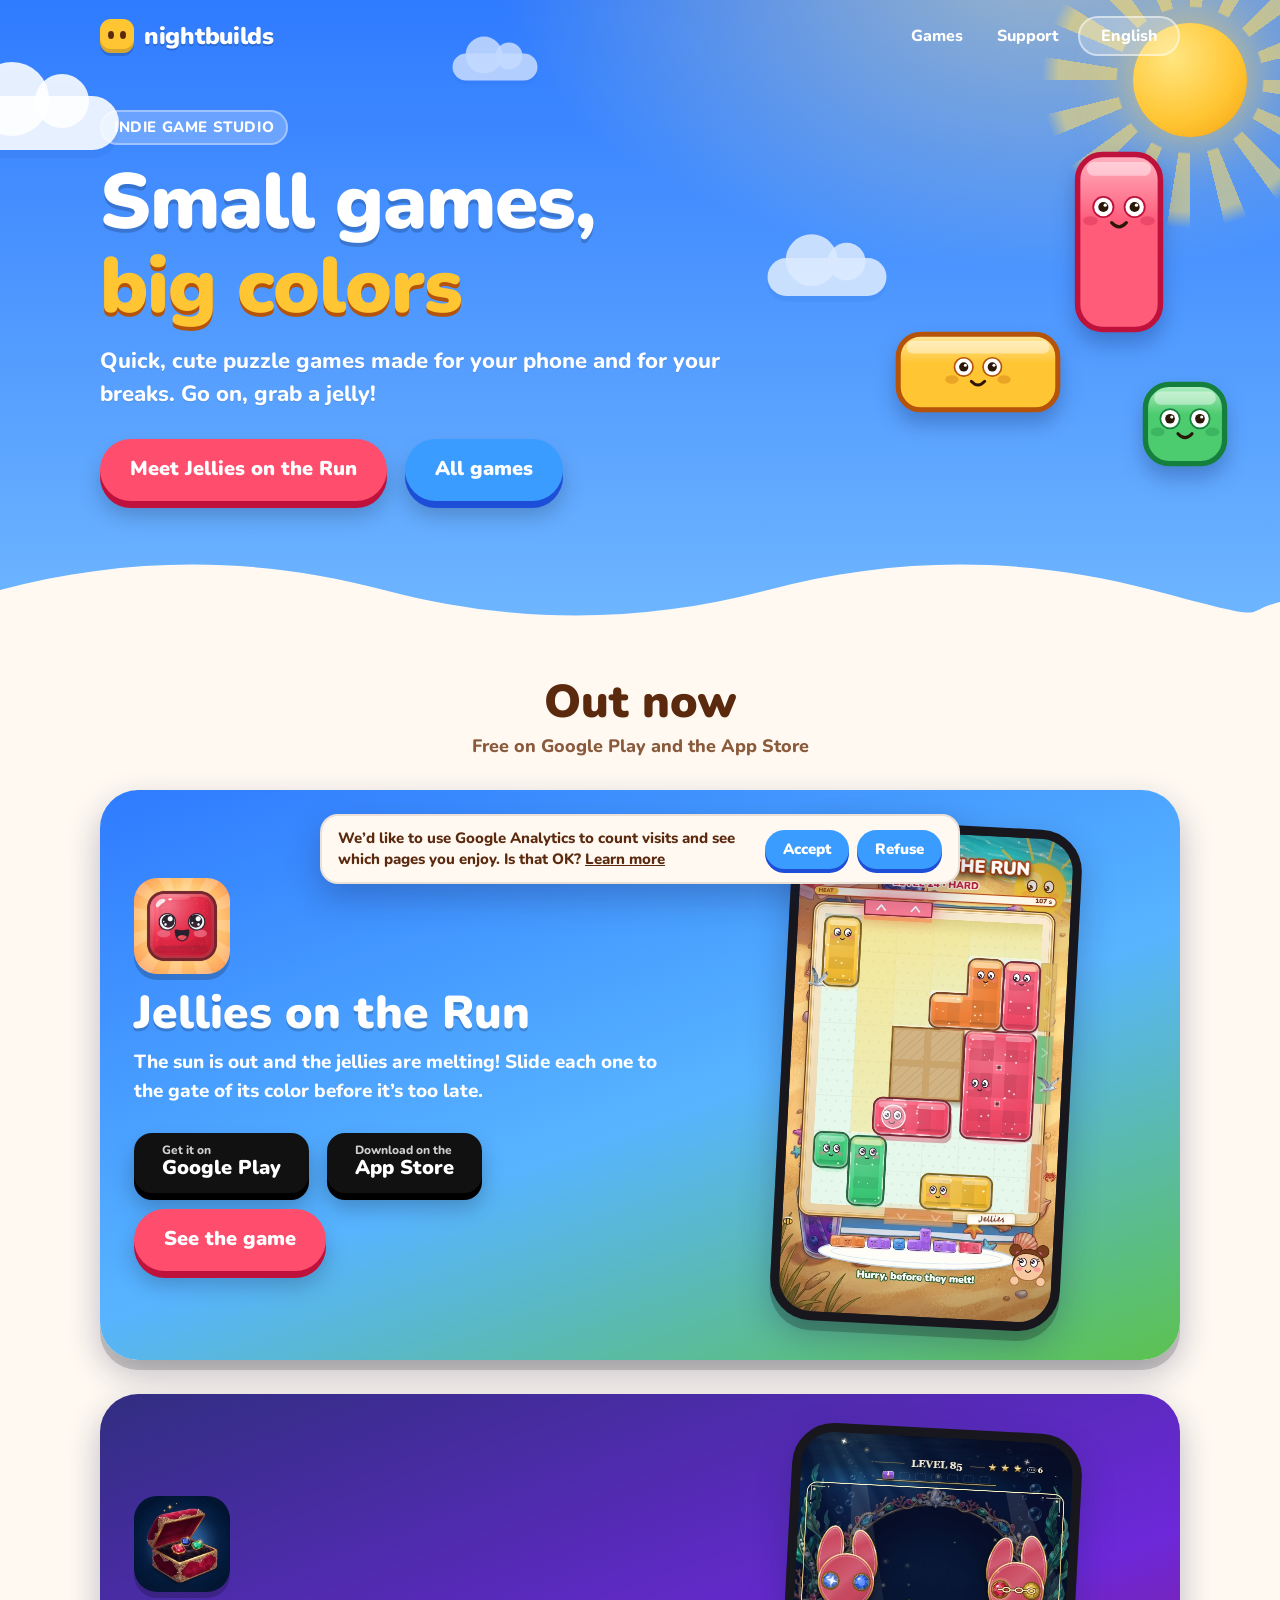
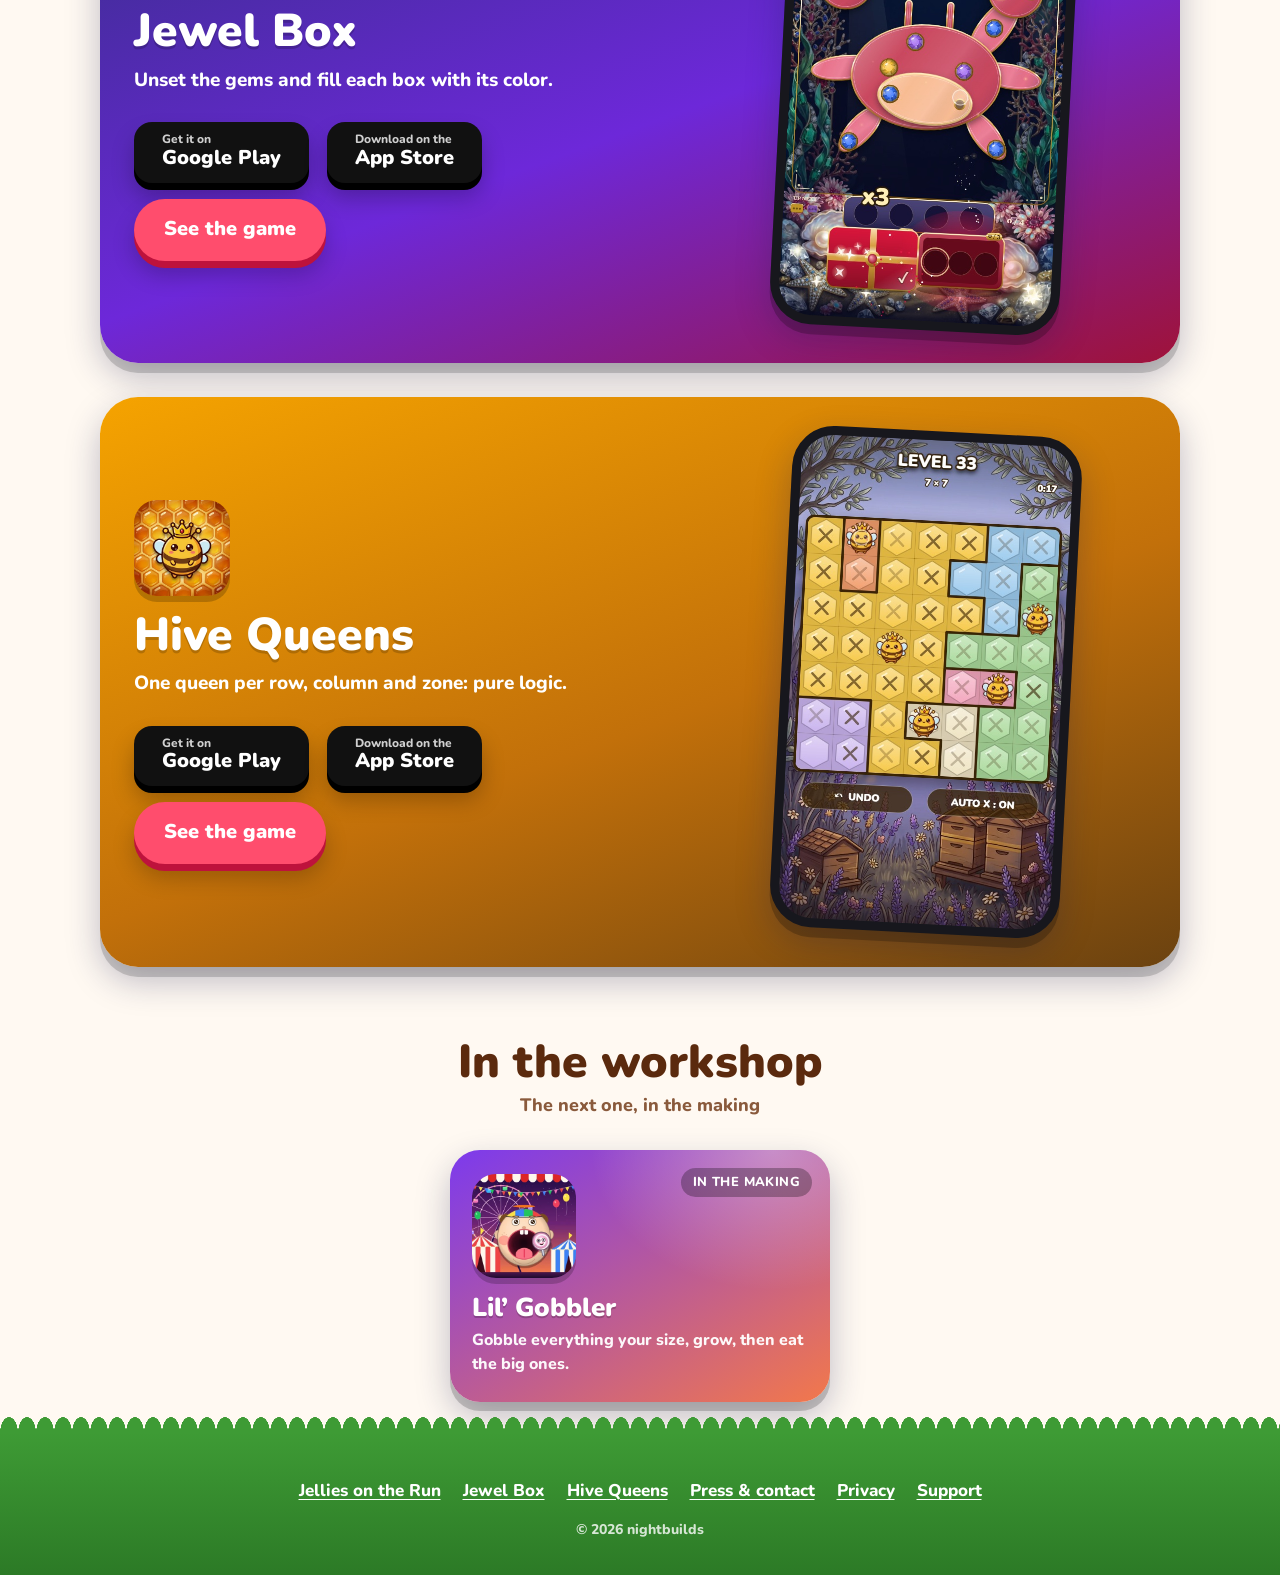
<file: jouer/index.html>
<!DOCTYPE html>
<html>
<head>
<meta charset="utf-8">
<!-- Adresse courte du lien de bio TikTok (nightbuilds.app/jouer, 18 oct. 2026) : renvoie à l'accueil en ajoutant l'étiquette
     utm_source=tiktok pour Google Analytics (assets/analytics.js), sans l'afficher dans la bio. Hors plan du site. -->
<meta name="robots" content="noindex">
<title>nightbuilds</title>
<meta http-equiv="refresh" content="0; url=/?utm_source=tiktok&amp;utm_medium=bio">
<script>location.replace('/?utm_source=tiktok&utm_medium=bio' + location.hash);</script>
</head>
<body><a href="/?utm_source=tiktok&amp;utm_medium=bio">nightbuilds.app</a></body>
</html>
</file>
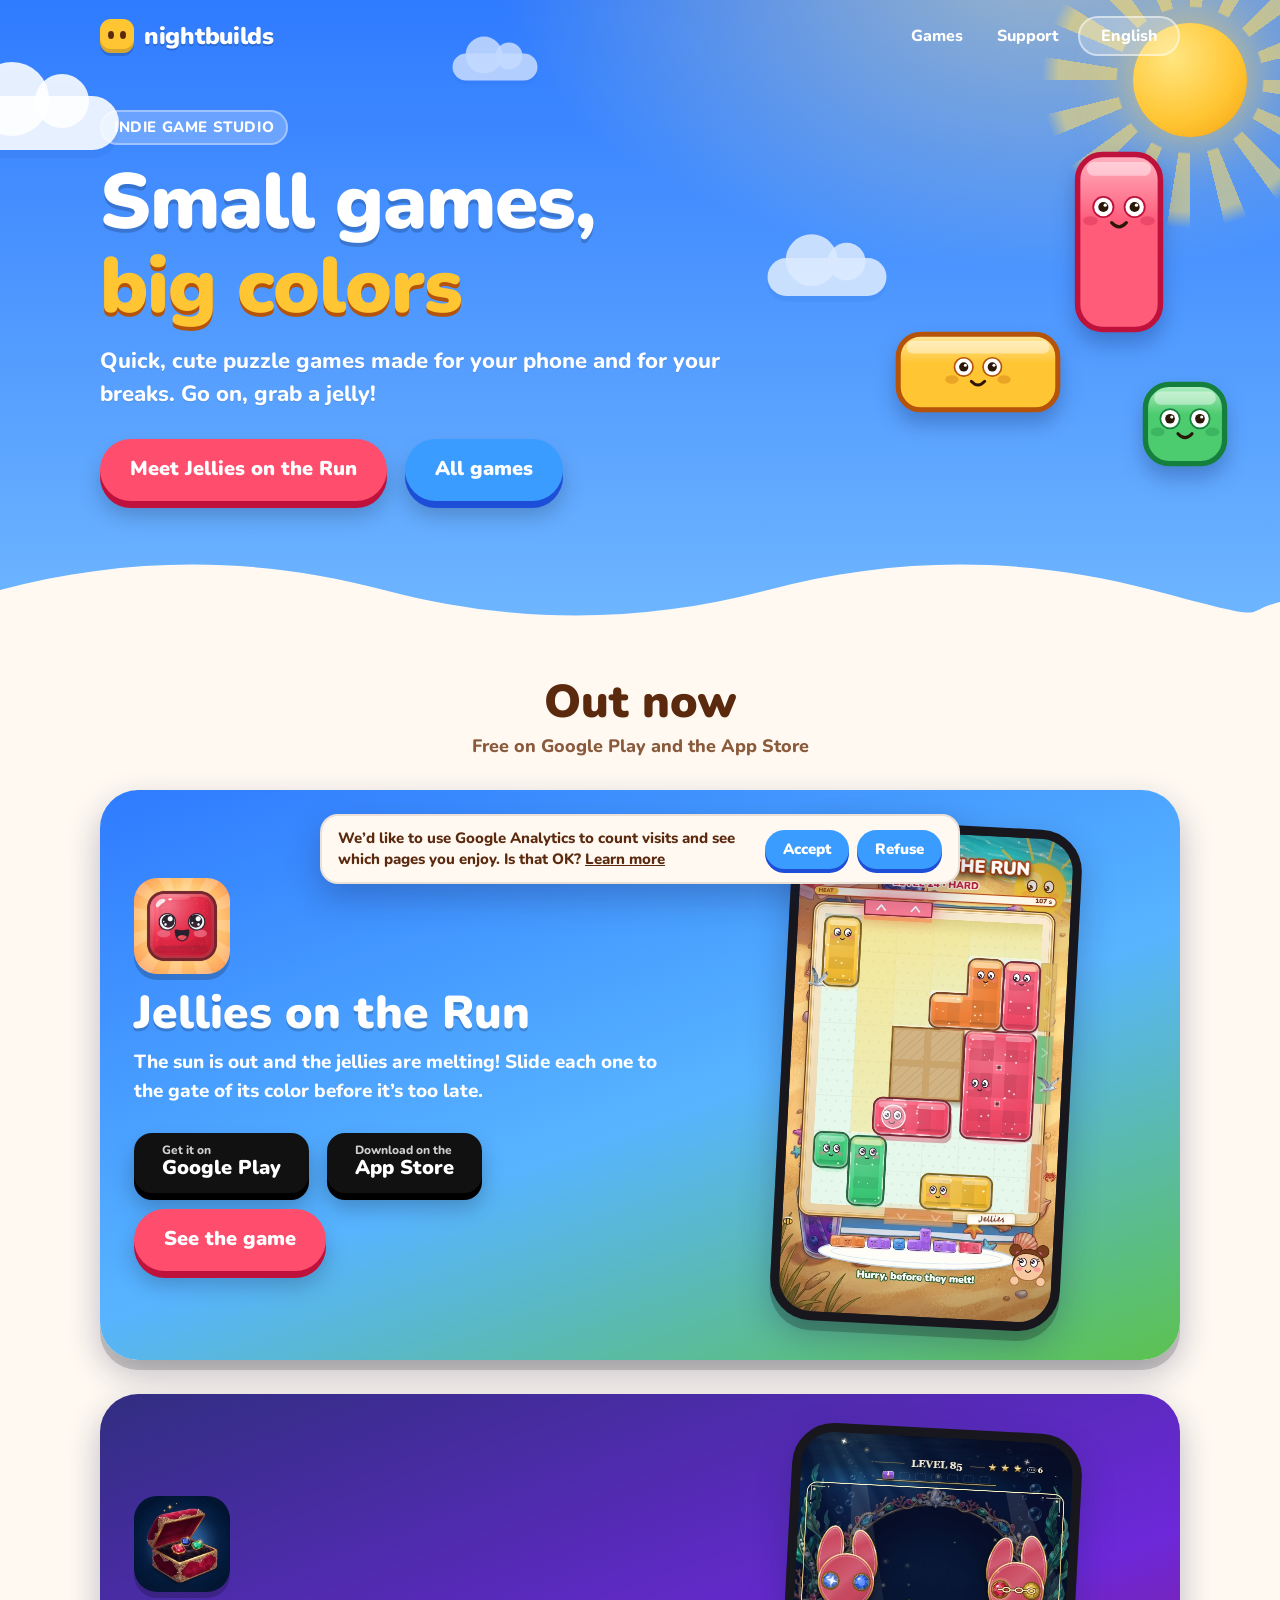
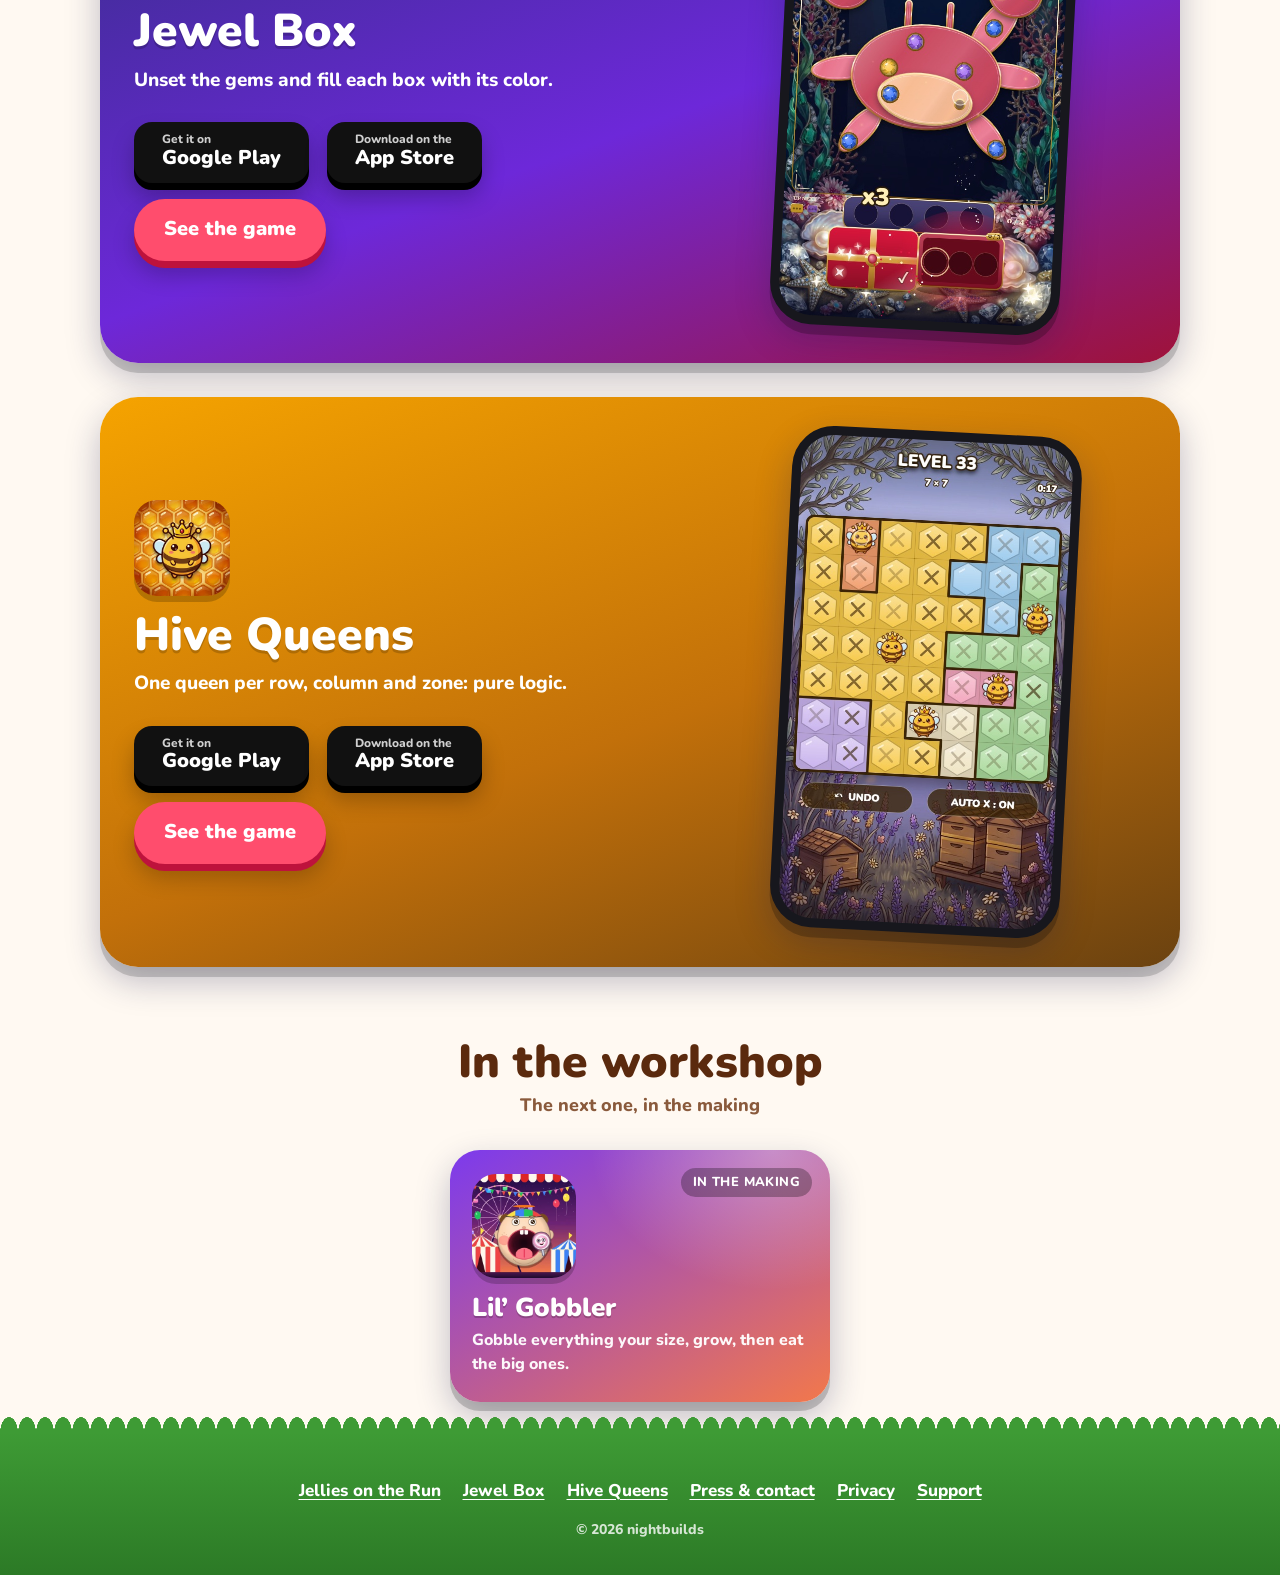
<file: play/index.html>
<!DOCTYPE html>
<html>
<head>
<meta charset="utf-8">
<!-- Adresse courte du lien de bio Instagram (nightbuilds.app/play, 18 oct. 2026) : renvoie à l'accueil en ajoutant l'étiquette
     utm_source=instagram pour Google Analytics (assets/analytics.js), sans l'afficher dans la bio. Hors plan du site. -->
<meta name="robots" content="noindex">
<title>nightbuilds</title>
<meta http-equiv="refresh" content="0; url=/?utm_source=instagram&amp;utm_medium=bio">
<script>location.replace('/?utm_source=instagram&utm_medium=bio' + location.hash);</script>
</head>
<body><a href="/?utm_source=instagram&amp;utm_medium=bio">nightbuilds.app</a></body>
</html>
</file>
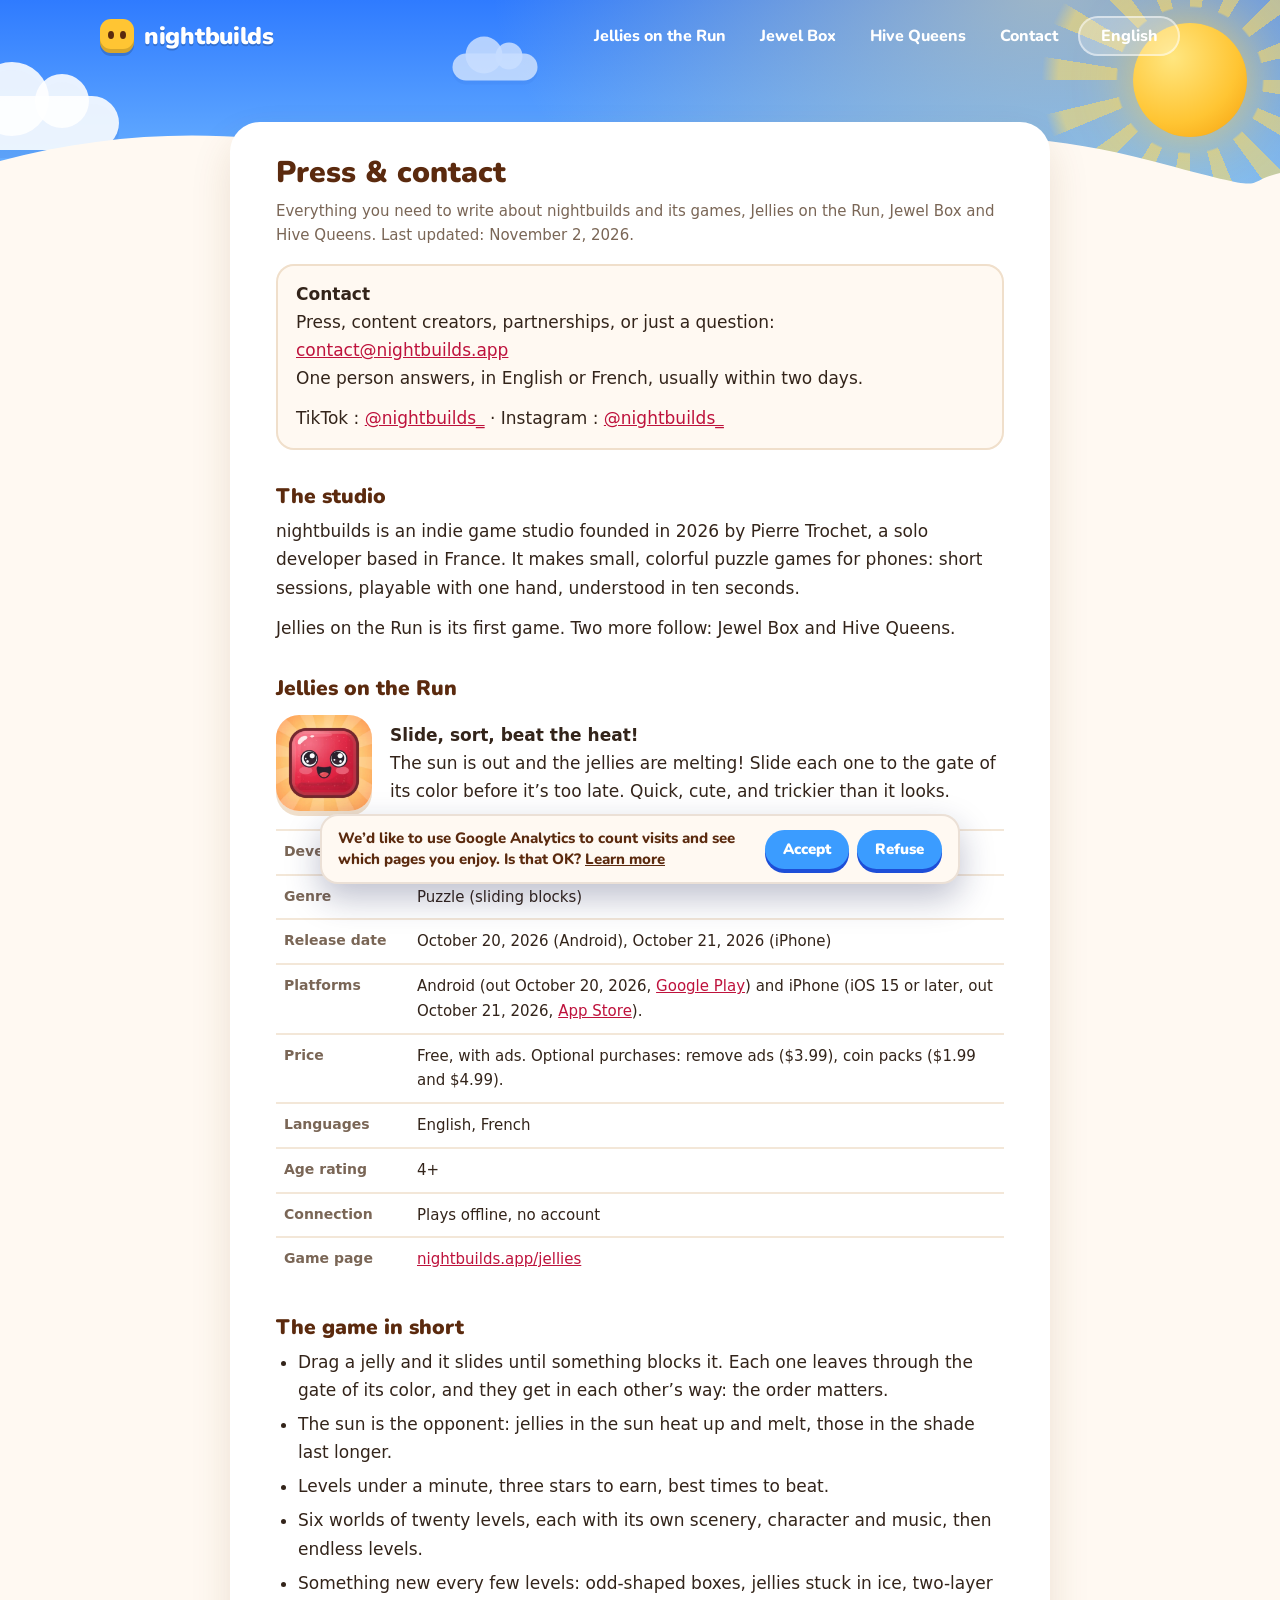
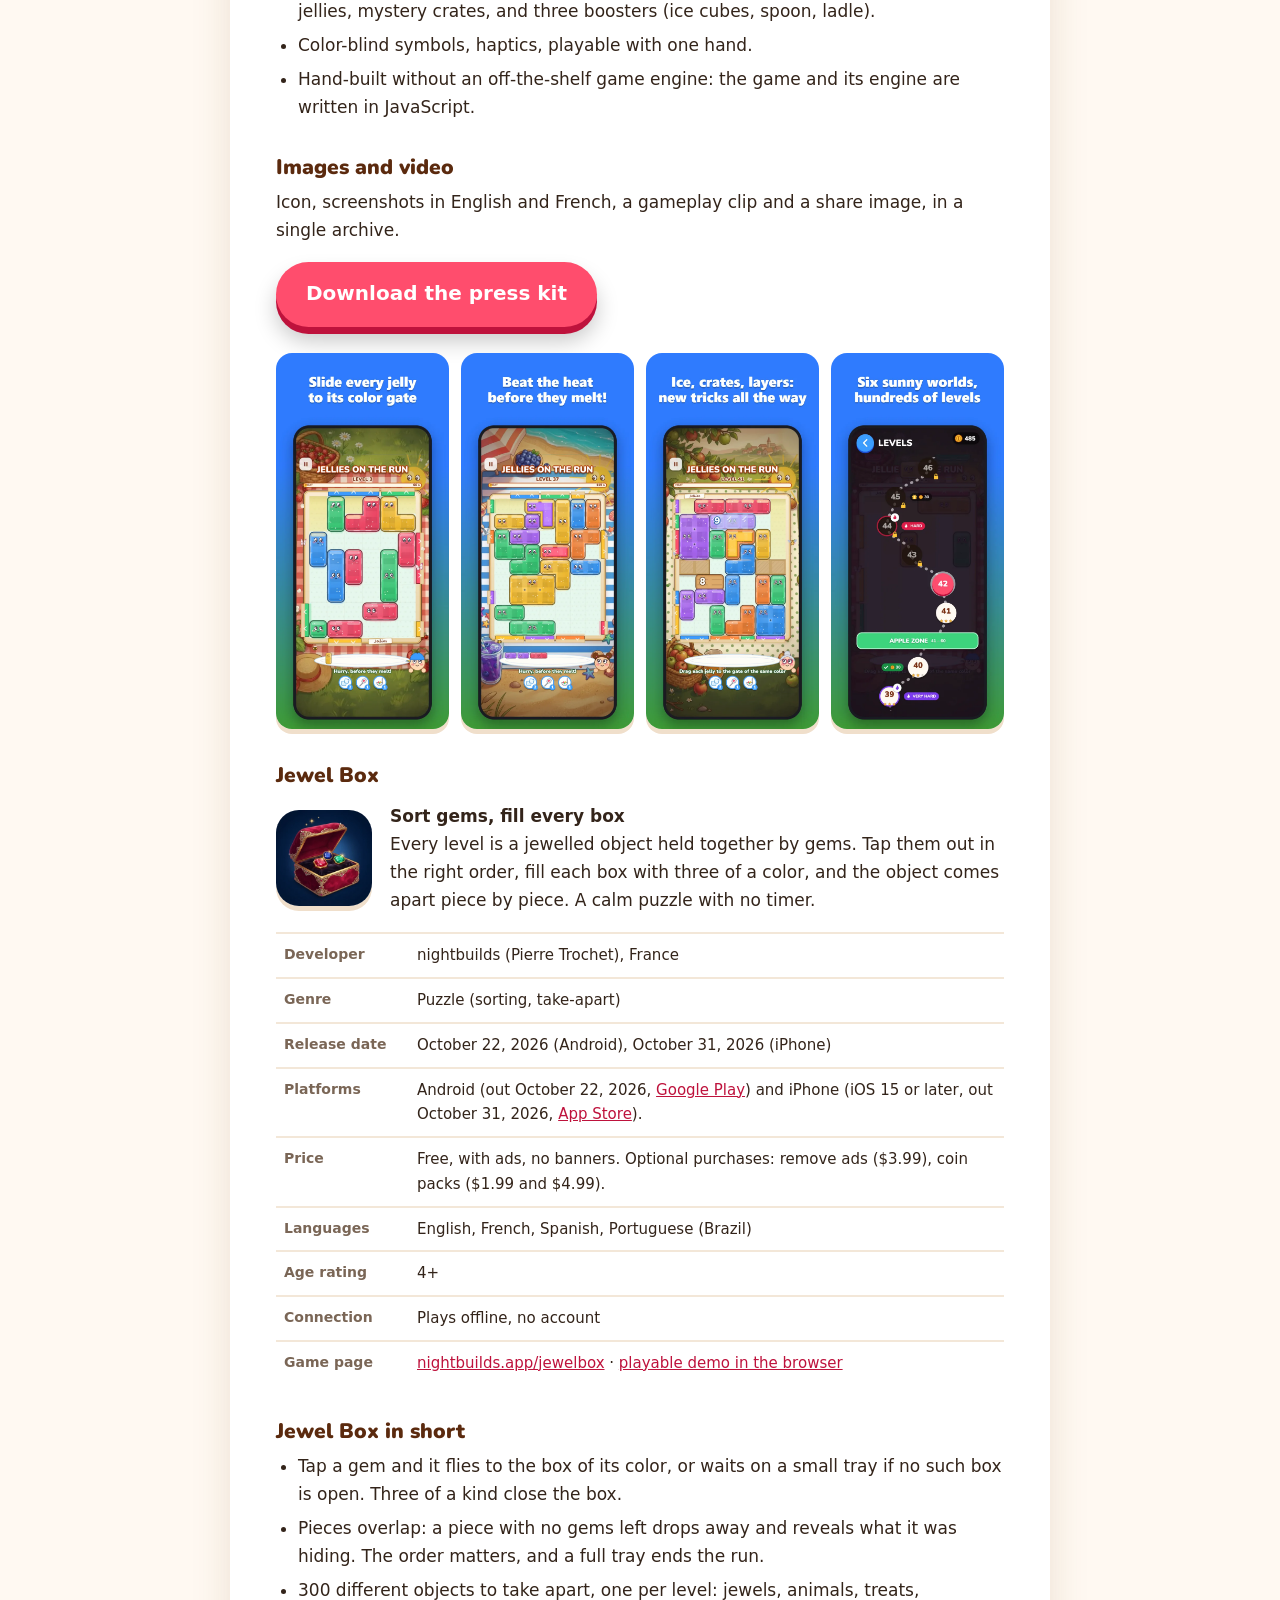
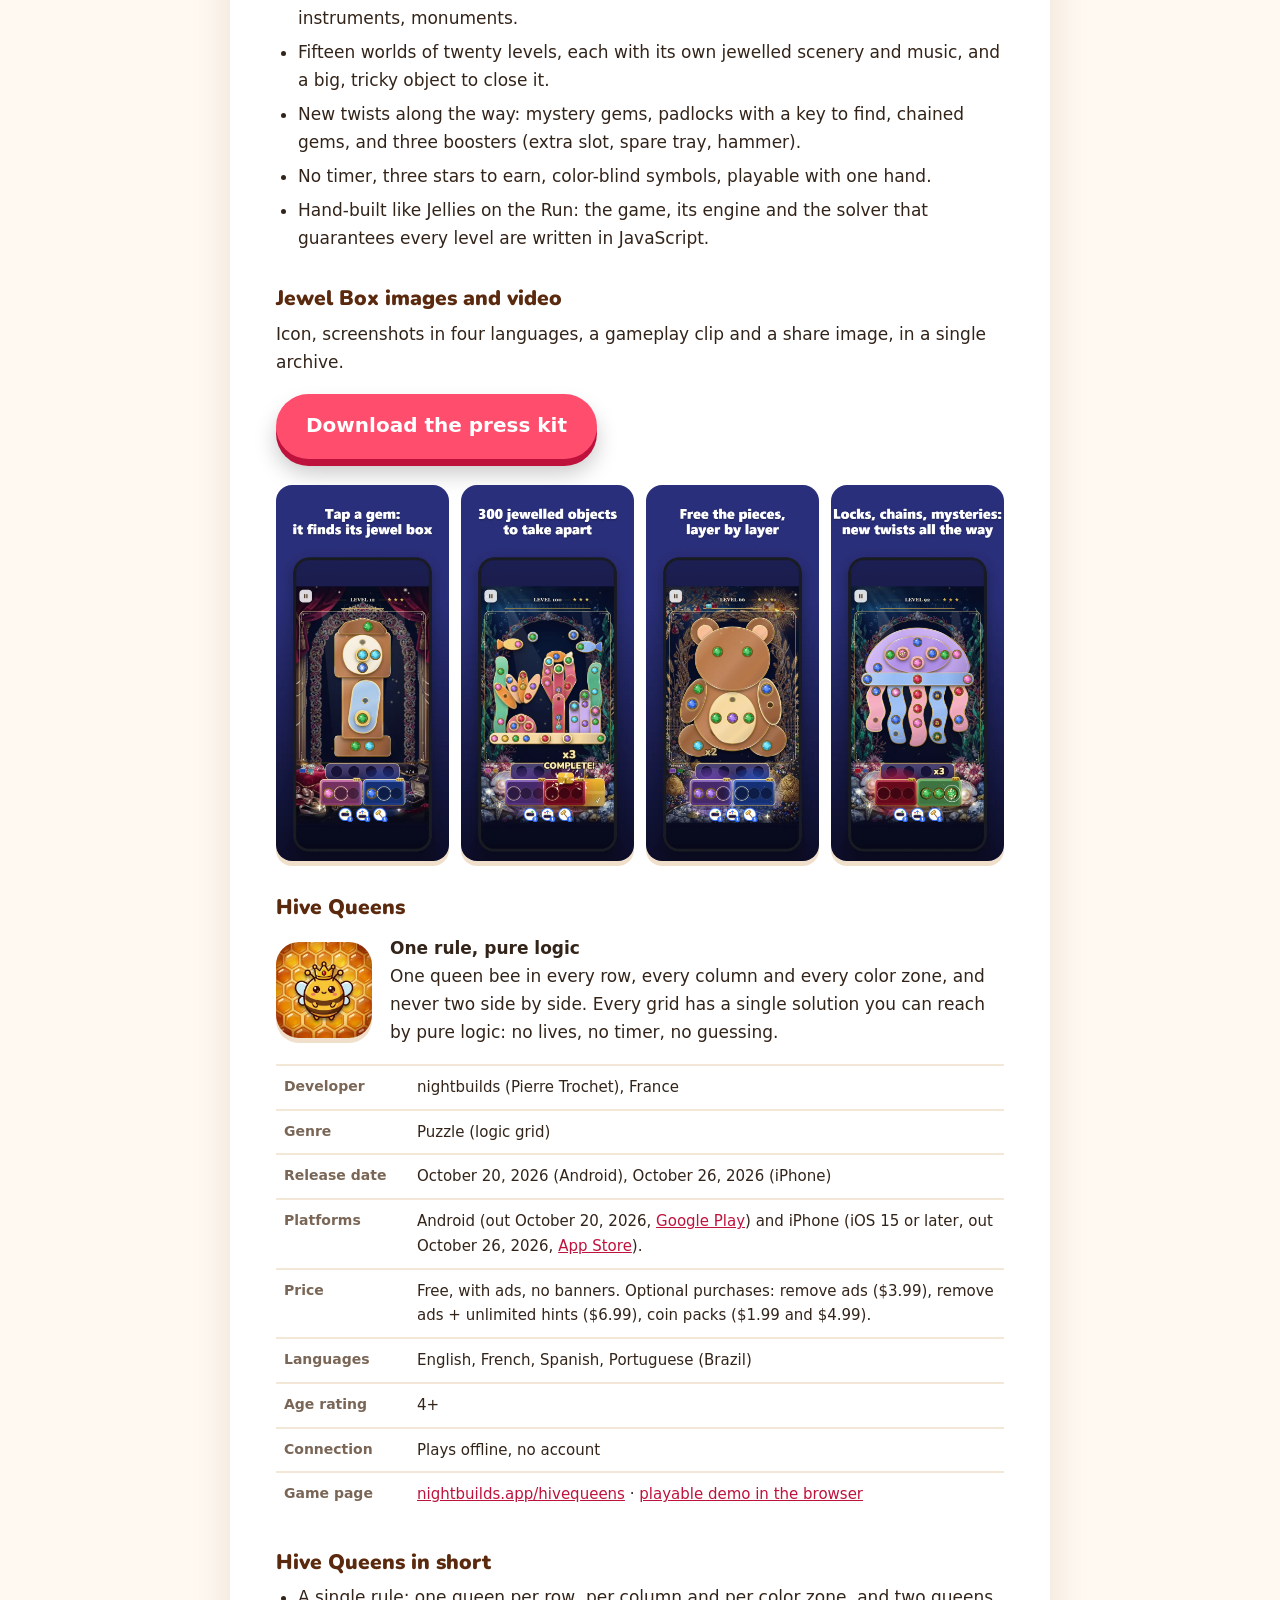
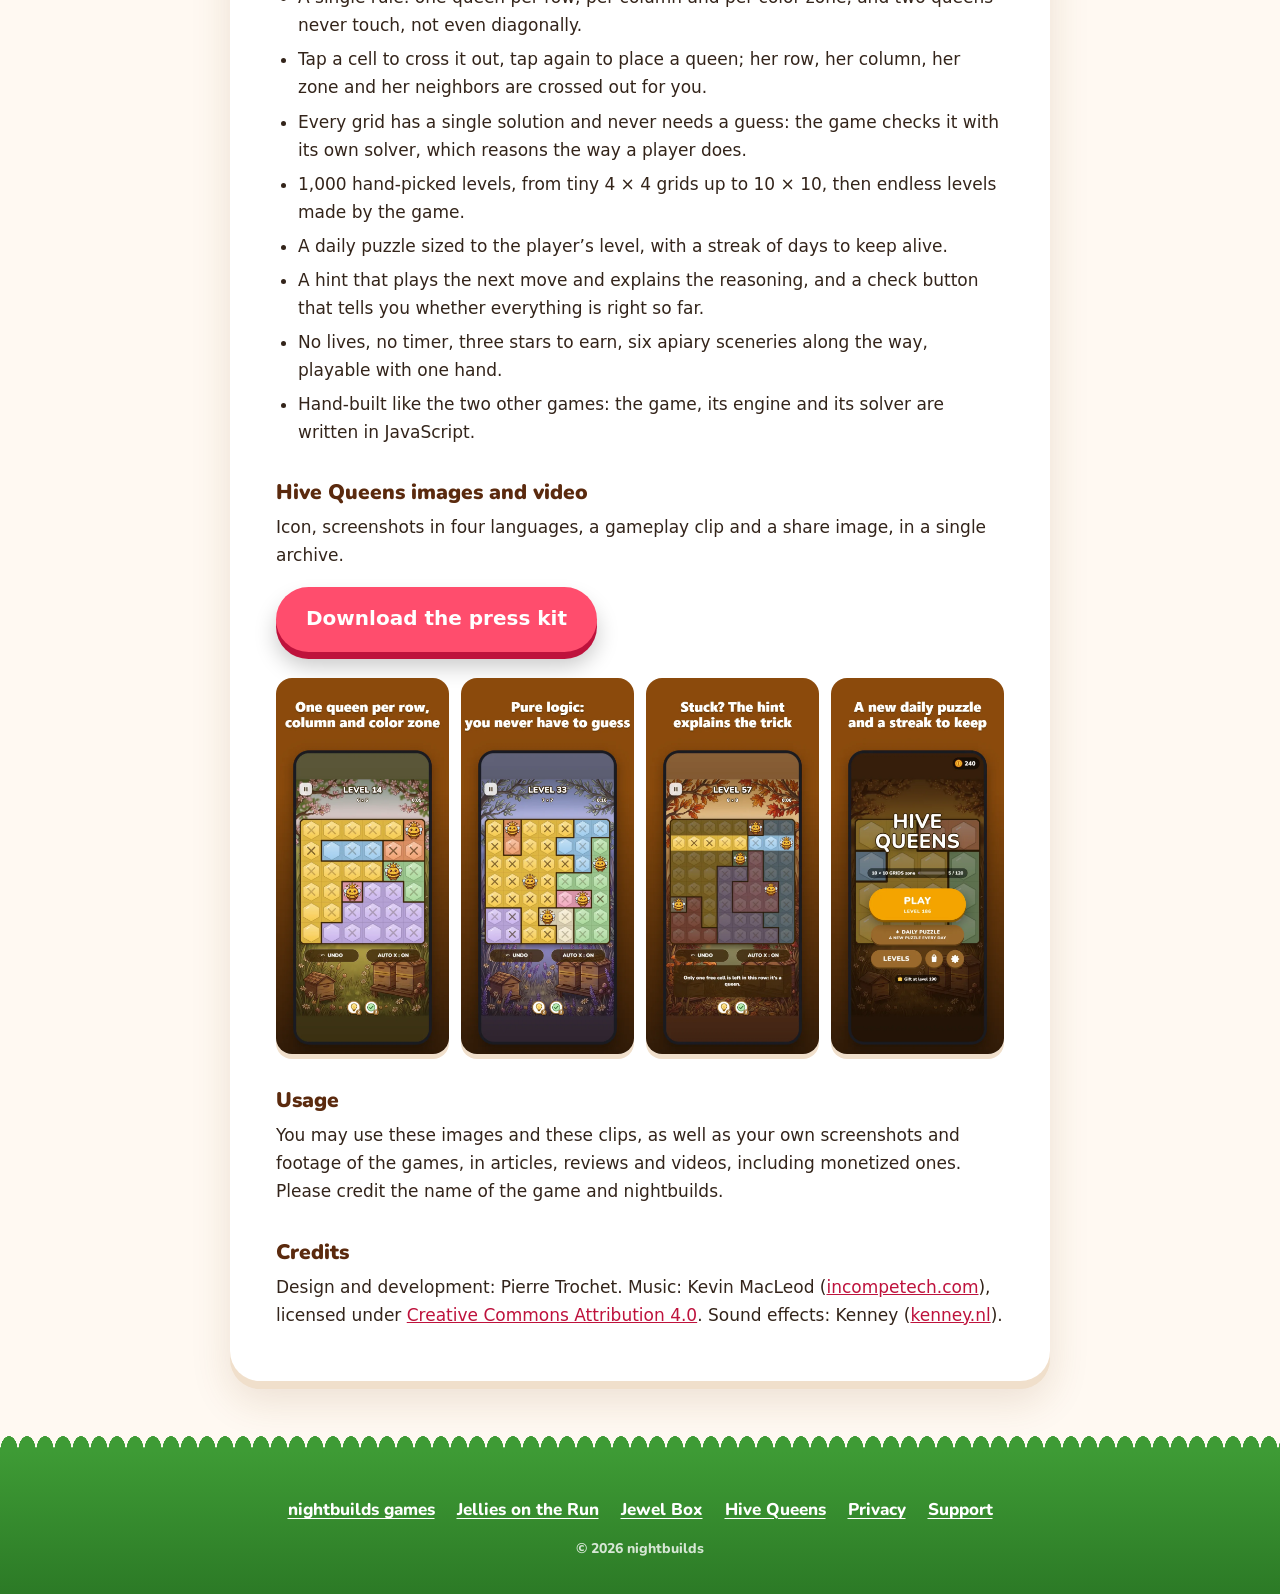
<file: press.html>
<!DOCTYPE html>
<html lang="en" data-fr-title="Presse et contact · nightbuilds">
<head>
<meta charset="utf-8">
<meta name="viewport" content="width=device-width, initial-scale=1">
<title>Press &amp; contact · nightbuilds</title>
<meta name="description" content="Press kit for nightbuilds and Jellies on the Run: fact sheet, description, screenshots, icon and clip to download, and how to get in touch.">
<link rel="canonical" href="https://nightbuilds.app/press.html">
<link rel="alternate" hreflang="en" href="https://nightbuilds.app/press.html">
<link rel="alternate" hreflang="fr" href="https://nightbuilds.app/press.html?lang=fr">
<link rel="alternate" hreflang="es" href="https://nightbuilds.app/press.html?lang=es">
<link rel="alternate" hreflang="pt-BR" href="https://nightbuilds.app/press.html?lang=pt">
<link rel="icon" href="assets/img/favicon.png">
<meta property="og:type" content="website">
<meta property="og:site_name" content="nightbuilds">
<meta property="og:title" content="Press &amp; contact · nightbuilds">
<meta property="og:description" content="Fact sheet, screenshots, icon and clip for Jellies on the Run, and how to reach nightbuilds.">
<meta property="og:url" content="https://nightbuilds.app/press.html">
<meta property="og:image" content="https://nightbuilds.app/jellies/share.jpg">
<meta property="og:image:width" content="1200">
<meta property="og:image:height" content="630">
<meta name="twitter:card" content="summary_large_image">
<link rel="stylesheet" href="assets/site.css">
<!-- Presse et contact (plan.md, section 13.2). Anglais dans la page, français dans data-fr (assets/site.js).
     Faits et textes : les mêmes que la fiche App Store (fiche-app-store-jellies.md) ; à tenir à jour avec elle (date de sortie, prix, langues).
     Dossiers à télécharger : press/jellies-press-kit.zip, press/jewelbox-press-kit.zip et press/hivequeens-press-kit.zip, refaits par `node jeux/tools/dossier-presse.js [gelees|ecrin|reines]`.
     Adresse de contact : CONTACT dans assets/site.js (liens a.contact). -->
</head>
<body>
<div class="nav"><div class="wrap">
  <a class="brand" href="./"><i></i>nightbuilds</a>
  <nav><a href="jellies/">Jellies on the Run</a><a href="jewelbox/">Jewel Box</a><a href="hivequeens/">Hive Queens</a><a href="#contact">Contact</a><a class="lang" href="?lang=fr">Français</a></nav>
</div></div>
<header class="sky small">
  <div class="sun"><div class="rays"></div><div class="disc"></div></div>
  <div class="cloud c1"></div><div class="cloud c3"></div>
</header>
<main class="doc press">

<h1 data-fr="Presse et contact">Press &amp; contact</h1>
<p class="muted" data-fr="Tout ce qu’il faut pour parler de nightbuilds et de ses jeux, Jellies on the Run, Jewel Box et Hive Queens. Dernière mise à jour&nbsp;: 2 novembre 2026.">Everything you need to write about nightbuilds and its games, Jellies on the Run, Jewel Box and Hive Queens. Last updated: November 2, 2026.</p>

<div class="card" id="contact">
  <strong data-fr="Contact">Contact</strong>
  <p><span data-fr="Presse, créateurs de contenu, partenariats, ou simple question&nbsp;:">Press, content creators, partnerships, or just a question:</span> <a class="contact"></a><br>
  <span data-fr="Une seule personne répond, en français ou en anglais, en général sous deux jours.">One person answers, in English or French, usually within two days.</span></p>
  <p>TikTok&nbsp;: <a href="https://www.tiktok.com/@nightbuilds_" rel="noopener">@nightbuilds_</a> · Instagram&nbsp;: <a href="https://www.instagram.com/nightbuilds_/" rel="noopener">@nightbuilds_</a></p>
</div>

<h2 data-fr="Le studio">The studio</h2>
<p data-fr="nightbuilds est un studio de jeux indépendant fondé en 2026 par Pierre Trochet, développeur seul, en France. Il fait de petits casse-têtes colorés pour téléphone&nbsp;: des parties courtes, jouables d’une main, qu’on comprend en dix secondes.">nightbuilds is an indie game studio founded in 2026 by Pierre Trochet, a solo developer based in France. It makes small, colorful puzzle games for phones: short sessions, playable with one hand, understood in ten seconds.</p>
<p data-fr="Jellies on the Run est son premier jeu. Deux autres suivent&nbsp;: Jewel Box et Hive Queens.">Jellies on the Run is its first game. Two more follow: Jewel Box and Hive Queens.</p>

<h2>Jellies on the Run</h2>
<div class="pressgame">
  <img src="assets/img/gelees-icon.webp" alt="" width="96" height="96">
  <p><strong data-fr="Glisse, trie, fais vite&nbsp;!">Slide, sort, beat the heat!</strong><br>
  <span data-fr="Le soleil tape et les gelées fondent&nbsp;! Glisse chacune jusqu’à la trappe de sa couleur avant qu’il ne soit trop tard. Rapide, mignon, et plus retors qu’il n’en a l’air.">The sun is out and the jellies are melting! Slide each one to the gate of its color before it’s too late. Quick, cute, and trickier than it looks.</span></p>
</div>

<div class="tablewrap"><table>
  <tr><th data-fr="Développeur">Developer</th><td data-fr="nightbuilds (Pierre Trochet), France">nightbuilds (Pierre Trochet), France</td></tr>
  <tr><th data-fr="Genre">Genre</th><td data-fr="Casse-tête (blocs à glisser)">Puzzle (sliding blocks)</td></tr>
  <tr><th data-fr="Sortie">Release date</th><td data-fr="20 octobre 2026 (Android), 21 octobre 2026 (iPhone)">October 20, 2026 (Android), October 21, 2026 (iPhone)</td></tr>
  <tr><th data-fr="Plateformes">Platforms</th><td data-fr="Android (sorti le 20 octobre 2026, <a href=&quot;https://play.google.com/store/apps/details?id=com.nightbuilds.jellies&quot;>Google Play</a>) et iPhone (iOS 15 ou plus récent, sorti le 21 octobre 2026, <a href=&quot;https://apps.apple.com/app/id6817679582&quot;>App Store</a>).">Android (out October 20, 2026, <a href="https://play.google.com/store/apps/details?id=com.nightbuilds.jellies">Google Play</a>) and iPhone (iOS 15 or later, out October 21, 2026, <a href="https://apps.apple.com/app/id6817679582">App Store</a>).</td></tr>
  <tr><th data-fr="Prix">Price</th><td data-fr="Gratuit, avec publicités. Achats facultatifs&nbsp;: retirer les pubs (3,99&nbsp;$), pièces (1,99&nbsp;$ et 4,99&nbsp;$).">Free, with ads. Optional purchases: remove ads ($3.99), coin packs ($1.99 and $4.99).</td></tr>
  <tr><th data-fr="Langues">Languages</th><td data-fr="Anglais, français">English, French</td></tr>
  <tr><th data-fr="Âge">Age rating</th><td>4+</td></tr>
  <tr><th data-fr="Connexion">Connection</th><td data-fr="Jouable hors ligne, sans compte">Plays offline, no account</td></tr>
  <tr><th data-fr="Page du jeu">Game page</th><td><a href="jellies/">nightbuilds.app/jellies</a></td></tr>
</table></div>

<h2 data-fr="Le jeu en bref">The game in short</h2>
<ul>
  <li data-fr="On fait glisser une gelée&nbsp;: elle avance jusqu’à ce que quelque chose la bloque. Chacune sort par la trappe de sa couleur, et elles se gênent entre elles&nbsp;: l’ordre compte.">Drag a jelly and it slides until something blocks it. Each one leaves through the gate of its color, and they get in each other’s way: the order matters.</li>
  <li data-fr="Le soleil est l’adversaire&nbsp;: les gelées au soleil chauffent et fondent, celles à l’ombre tiennent plus longtemps.">The sun is the opponent: jellies in the sun heat up and melt, those in the shade last longer.</li>
  <li data-fr="Des niveaux de moins d’une minute, trois étoiles à décrocher, des records à battre.">Levels under a minute, three stars to earn, best times to beat.</li>
  <li data-fr="Six mondes de vingt niveaux, chacun avec son décor, son personnage et sa musique, puis des niveaux sans fin.">Six worlds of twenty levels, each with its own scenery, character and music, then endless levels.</li>
  <li data-fr="Une nouveauté tous les quelques niveaux&nbsp;: bacs biscornus, gelées prises dans la glace, gelées à deux couches, caisses mystère, et trois aides (glaçons, cuillère, louche).">Something new every few levels: odd-shaped boxes, jellies stuck in ice, two-layer jellies, mystery crates, and three boosters (ice cubes, spoon, ladle).</li>
  <li data-fr="Symboles pour les daltoniens, vibrations, jouable d’une seule main.">Color-blind symbols, haptics, playable with one hand.</li>
  <li data-fr="Fait à la main, sans moteur de jeu du commerce&nbsp;: le jeu et son moteur sont écrits en JavaScript.">Hand-built without an off-the-shelf game engine: the game and its engine are written in JavaScript.</li>
</ul>

<h2 data-fr="Images et vidéo">Images and video</h2>
<p data-fr="Icône, captures en anglais et en français, clip de jeu et image de partage, dans une seule archive.">Icon, screenshots in English and French, a gameplay clip and a share image, in a single archive.</p>
<p><a class="btn" href="press/jellies-press-kit.zip" download data-fr="Télécharger le dossier de presse">Download the press kit</a></p>
<div class="pressshots">
  <img src="jellies/img/en-1.webp" data-fr-src="jellies/img/fr-1.webp" width="660" height="1434" loading="lazy" alt="Slide every jelly to its color gate" data-fr-alt="Glisse chaque gelée vers sa trappe">
  <img src="jellies/img/en-2.webp" data-fr-src="jellies/img/fr-2.webp" width="660" height="1434" loading="lazy" alt="Beat the heat before they melt" data-fr-alt="Fais vite, avant qu’elles fondent">
  <img src="jellies/img/en-3.webp" data-fr-src="jellies/img/fr-3.webp" width="660" height="1434" loading="lazy" alt="Ice, crates, layers: new tricks all the way" data-fr-alt="Glace, caisses, couches : des surprises partout">
  <img src="jellies/img/en-5.webp" data-fr-src="jellies/img/fr-5.webp" width="660" height="1434" loading="lazy" alt="Six sunny worlds, hundreds of levels" data-fr-alt="Six mondes ensoleillés, des centaines de niveaux">
</div>

<h2 id="jewelbox">Jewel Box</h2>
<div class="pressgame">
  <img src="assets/img/ecrin-icon.webp" alt="" width="96" height="96">
  <p><strong data-fr="Dessertis, trie, range tout&nbsp;!">Sort gems, fill every box</strong><br>
  <span data-fr="Chaque niveau est un objet précieux tenu par ses gemmes. On les dessertit dans le bon ordre, on les range par trois dans leur écrin, et l’objet se défait pièce par pièce. Un casse-tête calme, sans chrono.">Every level is a jewelled object held together by gems. Tap them out in the right order, fill each box with three of a color, and the object comes apart piece by piece. A calm puzzle with no timer.</span></p>
</div>

<div class="tablewrap"><table>
  <tr><th data-fr="Développeur">Developer</th><td data-fr="nightbuilds (Pierre Trochet), France">nightbuilds (Pierre Trochet), France</td></tr>
  <tr><th data-fr="Genre">Genre</th><td data-fr="Casse-tête (tri, démontage)">Puzzle (sorting, take-apart)</td></tr>
  <tr><th data-fr="Sortie">Release date</th><td data-fr="22 octobre 2026 (Android), 31 octobre 2026 (iPhone)">October 22, 2026 (Android), October 31, 2026 (iPhone)</td></tr>
  <tr><th data-fr="Plateformes">Platforms</th><td data-fr="Android (sorti le 22 octobre 2026, <a href=&quot;https://play.google.com/store/apps/details?id=com.nightbuilds.jewelbox&quot;>Google Play</a>) et iPhone (iOS 15 ou plus récent, sorti le 31 octobre 2026, <a href=&quot;https://apps.apple.com/app/id6820439048&quot;>App Store</a>).">Android (out October 22, 2026, <a href="https://play.google.com/store/apps/details?id=com.nightbuilds.jewelbox">Google Play</a>) and iPhone (iOS 15 or later, out October 31, 2026, <a href="https://apps.apple.com/app/id6820439048">App Store</a>).</td></tr>
  <tr><th data-fr="Prix">Price</th><td data-fr="Gratuit, avec publicités, sans bandeau. Achats facultatifs&nbsp;: retirer les pubs (3,99&nbsp;$), pièces (1,99&nbsp;$ et 4,99&nbsp;$).">Free, with ads, no banners. Optional purchases: remove ads ($3.99), coin packs ($1.99 and $4.99).</td></tr>
  <tr><th data-fr="Langues">Languages</th><td data-fr="Anglais, français, espagnol, portugais (Brésil)">English, French, Spanish, Portuguese (Brazil)</td></tr>
  <tr><th data-fr="Âge">Age rating</th><td>4+</td></tr>
  <tr><th data-fr="Connexion">Connection</th><td data-fr="Jouable hors ligne, sans compte">Plays offline, no account</td></tr>
  <tr><th data-fr="Page du jeu">Game page</th><td><a href="jewelbox/">nightbuilds.app/jewelbox</a> · <a href="jewelbox/play/" data-fr="démo jouable dans le navigateur">playable demo in the browser</a></td></tr>
</table></div>

<h2 data-fr="Jewel Box en bref">Jewel Box in short</h2>
<ul>
  <li data-fr="On touche une gemme&nbsp;: elle file dans l’écrin de sa couleur, ou attend sur un petit présentoir s’il n’y a pas d’écrin ouvert. Trois gemmes pareilles referment l’écrin.">Tap a gem and it flies to the box of its color, or waits on a small tray if no such box is open. Three of a kind close the box.</li>
  <li data-fr="Les pièces se chevauchent&nbsp;: une pièce sans gemme tombe et dévoile ce qu’elle cachait. L’ordre compte, et un présentoir plein bloque la partie.">Pieces overlap: a piece with no gems left drops away and reveals what it was hiding. The order matters, and a full tray ends the run.</li>
  <li data-fr="300 objets différents à démonter, un par niveau&nbsp;: bijoux, animaux, gourmandises, instruments, monuments.">300 different objects to take apart, one per level: jewels, animals, treats, instruments, monuments.</li>
  <li data-fr="Quinze mondes de vingt niveaux, chacun avec son décor de joaillerie et sa musique, et un gros objet retors pour finir.">Fifteen worlds of twenty levels, each with its own jewelled scenery and music, and a big, tricky object to close it.</li>
  <li data-fr="Des surprises en chemin&nbsp;: gemmes mystère, cadenas dont il faut trouver la clé, gemmes enchaînées, et trois aides (place en plus, plateau de réserve, marteau).">New twists along the way: mystery gems, padlocks with a key to find, chained gems, and three boosters (extra slot, spare tray, hammer).</li>
  <li data-fr="Pas de chrono, trois étoiles à décrocher, symboles pour les daltoniens, jouable d’une seule main.">No timer, three stars to earn, color-blind symbols, playable with one hand.</li>
  <li data-fr="Même fabrication maison que Jellies on the Run&nbsp;: le jeu, son moteur et le solveur qui garantit chaque niveau sont écrits en JavaScript.">Hand-built like Jellies on the Run: the game, its engine and the solver that guarantees every level are written in JavaScript.</li>
</ul>

<h2 data-fr="Images et vidéo de Jewel Box">Jewel Box images and video</h2>
<p data-fr="Icône, captures en quatre langues, clip de jeu et image de partage, dans une seule archive.">Icon, screenshots in four languages, a gameplay clip and a share image, in a single archive.</p>
<p><a class="btn" href="press/jewelbox-press-kit.zip" download data-fr="Télécharger le dossier de presse">Download the press kit</a></p>
<div class="pressshots" data-langs="en fr es pt">
  <img src="jewelbox/img/en-1.webp" data-fr-src="jewelbox/img/fr-1.webp" width="660" height="1434" loading="lazy" alt="Tap a gem: it finds its jewel box" data-fr-alt="Touche une gemme : elle file dans son écrin">
  <img src="jewelbox/img/en-2.webp" data-fr-src="jewelbox/img/fr-2.webp" width="660" height="1434" loading="lazy" alt="300 jewelled objects to take apart" data-fr-alt="300 objets précieux à démonter">
  <img src="jewelbox/img/en-3.webp" data-fr-src="jewelbox/img/fr-3.webp" width="660" height="1434" loading="lazy" alt="Free the pieces, layer by layer" data-fr-alt="Libère les pièces, couche après couche">
  <img src="jewelbox/img/en-4.webp" data-fr-src="jewelbox/img/fr-4.webp" width="660" height="1434" loading="lazy" alt="Locks, chains, mysteries: new twists all the way" data-fr-alt="Cadenas et chaînes : des surprises partout">
</div>

<h2 id="hivequeens">Hive Queens</h2>
<div class="pressgame">
  <img src="assets/img/reines-icon.webp" alt="" width="96" height="96">
  <p><strong data-fr="Une règle, de la pure logique">One rule, pure logic</strong><br>
  <span data-fr="Une reine des abeilles dans chaque ligne, chaque colonne et chaque zone de couleur, jamais deux côte à côte. Chaque grille a une seule solution, trouvable par la pure logique&nbsp;: ni vies, ni chrono, ni devinettes.">One queen bee in every row, every column and every color zone, and never two side by side. Every grid has a single solution you can reach by pure logic: no lives, no timer, no guessing.</span></p>
</div>

<div class="tablewrap"><table>
  <tr><th data-fr="Développeur">Developer</th><td data-fr="nightbuilds (Pierre Trochet), France">nightbuilds (Pierre Trochet), France</td></tr>
  <tr><th data-fr="Genre">Genre</th><td data-fr="Casse-tête (grille de logique)">Puzzle (logic grid)</td></tr>
  <tr><th data-fr="Sortie">Release date</th><td data-fr="20 octobre 2026 (Android), 26 octobre 2026 (iPhone)">October 20, 2026 (Android), October 26, 2026 (iPhone)</td></tr>
  <tr><th data-fr="Plateformes">Platforms</th><td data-fr="Android (sorti le 20 octobre 2026, <a href=&quot;https://play.google.com/store/apps/details?id=com.nightbuilds.hivequeens&quot;>Google Play</a>) et iPhone (iOS 15 ou plus récent, sorti le 26 octobre 2026, <a href=&quot;https://apps.apple.com/app/id6821263688&quot;>App Store</a>).">Android (out October 20, 2026, <a href="https://play.google.com/store/apps/details?id=com.nightbuilds.hivequeens">Google Play</a>) and iPhone (iOS 15 or later, out October 26, 2026, <a href="https://apps.apple.com/app/id6821263688">App Store</a>).</td></tr>
  <tr><th data-fr="Prix">Price</th><td data-fr="Gratuit, avec publicités, sans bandeau. Achats facultatifs&nbsp;: retirer les pubs (3,99&nbsp;$), sans pubs et aides illimitées (6,99&nbsp;$), pièces (1,99&nbsp;$ et 4,99&nbsp;$).">Free, with ads, no banners. Optional purchases: remove ads ($3.99), remove ads + unlimited hints ($6.99), coin packs ($1.99 and $4.99).</td></tr>
  <tr><th data-fr="Langues">Languages</th><td data-fr="Anglais, français, espagnol, portugais (Brésil)">English, French, Spanish, Portuguese (Brazil)</td></tr>
  <tr><th data-fr="Âge">Age rating</th><td>4+</td></tr>
  <tr><th data-fr="Connexion">Connection</th><td data-fr="Jouable hors ligne, sans compte">Plays offline, no account</td></tr>
  <tr><th data-fr="Page du jeu">Game page</th><td><a href="hivequeens/">nightbuilds.app/hivequeens</a> · <a href="hivequeens/play/" data-fr="démo jouable dans le navigateur">playable demo in the browser</a></td></tr>
</table></div>

<h2 data-fr="Hive Queens en bref">Hive Queens in short</h2>
<ul>
  <li data-fr="Une seule règle&nbsp;: une reine par ligne, par colonne et par zone de couleur, et deux reines ne se touchent jamais, même en coin.">A single rule: one queen per row, per column and per color zone, and two queens never touch, not even diagonally.</li>
  <li data-fr="On touche une case pour la barrer, encore une fois pour y poser une reine&nbsp;; sa ligne, sa colonne, sa zone et ses voisines se barrent toutes seules.">Tap a cell to cross it out, tap again to place a queen; her row, her column, her zone and her neighbors are crossed out for you.</li>
  <li data-fr="Chaque grille a une seule solution et se résout sans jamais deviner&nbsp;: le jeu le vérifie avec son propre solveur, qui raisonne comme un joueur.">Every grid has a single solution and never needs a guess: the game checks it with its own solver, which reasons the way a player does.</li>
  <li data-fr="1&nbsp;000 niveaux choisis, des petites grilles 4&nbsp;×&nbsp;4 jusqu’aux 10&nbsp;×&nbsp;10, puis des niveaux sans fin fabriqués par le jeu.">1,000 hand-picked levels, from tiny 4 × 4 grids up to 10 × 10, then endless levels made by the game.</li>
  <li data-fr="Une grille du jour à la mesure du joueur, avec une série de jours à entretenir.">A daily puzzle sized to the player’s level, with a streak of days to keep alive.</li>
  <li data-fr="Un indice qui joue le prochain coup et explique le raisonnement, et un bouton «&nbsp;Vérifier&nbsp;» qui dit si tout est juste jusqu’ici.">A hint that plays the next move and explains the reasoning, and a check button that tells you whether everything is right so far.</li>
  <li data-fr="Ni vies ni chrono, trois étoiles à décrocher, six décors de rucher au fil des zones, jouable d’une seule main.">No lives, no timer, three stars to earn, six apiary sceneries along the way, playable with one hand.</li>
  <li data-fr="Même fabrication maison que les deux autres jeux&nbsp;: le jeu, son moteur et son solveur sont écrits en JavaScript.">Hand-built like the two other games: the game, its engine and its solver are written in JavaScript.</li>
</ul>

<h2 data-fr="Images et vidéo de Hive Queens">Hive Queens images and video</h2>
<p data-fr="Icône, captures en quatre langues, clip de jeu et image de partage, dans une seule archive.">Icon, screenshots in four languages, a gameplay clip and a share image, in a single archive.</p>
<p><a class="btn" href="press/hivequeens-press-kit.zip" download data-fr="Télécharger le dossier de presse">Download the press kit</a></p>
<div class="pressshots" data-langs="en fr es pt">
  <img src="hivequeens/img/en-1.webp" data-fr-src="hivequeens/img/fr-1.webp" width="660" height="1434" loading="lazy" alt="One queen per row, column and color zone" data-fr-alt="Une reine par ligne, colonne et zone">
  <img src="hivequeens/img/en-2.webp" data-fr-src="hivequeens/img/fr-2.webp" width="660" height="1434" loading="lazy" alt="Pure logic: you never have to guess" data-fr-alt="De la pure logique : jamais besoin de deviner">
  <img src="hivequeens/img/en-3.webp" data-fr-src="hivequeens/img/fr-3.webp" width="660" height="1434" loading="lazy" alt="Stuck? The hint explains the trick" data-fr-alt="Coincé ? L’indice explique l’astuce">
  <img src="hivequeens/img/en-6.webp" data-fr-src="hivequeens/img/fr-6.webp" width="660" height="1434" loading="lazy" alt="A new daily puzzle and a streak to keep" data-fr-alt="Une grille par jour, une série à tenir">
</div>

<h2 data-fr="Utilisation">Usage</h2>
<p data-fr="Vous pouvez utiliser ces images et ces clips, ainsi que vos propres captures et vidéos des jeux, dans des articles, des tests et des vidéos, y compris monétisées. Merci de citer le nom du jeu et nightbuilds.">You may use these images and these clips, as well as your own screenshots and footage of the games, in articles, reviews and videos, including monetized ones. Please credit the name of the game and nightbuilds.</p>

<h2 data-fr="Crédits">Credits</h2>
<p data-fr="Conception et développement&nbsp;: Pierre Trochet. Musique&nbsp;: Kevin MacLeod (<a href=&quot;https://incompetech.com&quot; rel=&quot;noopener&quot;>incompetech.com</a>), sous licence <a href=&quot;https://creativecommons.org/licenses/by/4.0/&quot; rel=&quot;noopener&quot;>Creative Commons Attribution 4.0</a>. Bruitages&nbsp;: Kenney (<a href=&quot;https://kenney.nl&quot; rel=&quot;noopener&quot;>kenney.nl</a>).">Design and development: Pierre Trochet. Music: Kevin MacLeod (<a href="https://incompetech.com" rel="noopener">incompetech.com</a>), licensed under <a href="https://creativecommons.org/licenses/by/4.0/" rel="noopener">Creative Commons Attribution 4.0</a>. Sound effects: Kenney (<a href="https://kenney.nl" rel="noopener">kenney.nl</a>).</p>

</main>
<footer class="grass" style="margin-top: 70px">
  <div class="wrap">
    <nav><a href="./" data-fr="Les jeux nightbuilds">nightbuilds games</a><a href="jellies/">Jellies on the Run</a><a href="jewelbox/">Jewel Box</a><a href="hivequeens/">Hive Queens</a><a href="privacy.html" data-fr="Confidentialité">Privacy</a><a href="privacy.html#support-en" data-fr-href="privacy.html#support" data-fr="Support">Support</a></nav>
    <small>© 2026 nightbuilds</small>
  </div>
</footer>
<script src="assets/i18n.js"></script>
<script src="assets/site.js"></script>
<script src="assets/analytics.js"></script>
</body>
</html>
</file>
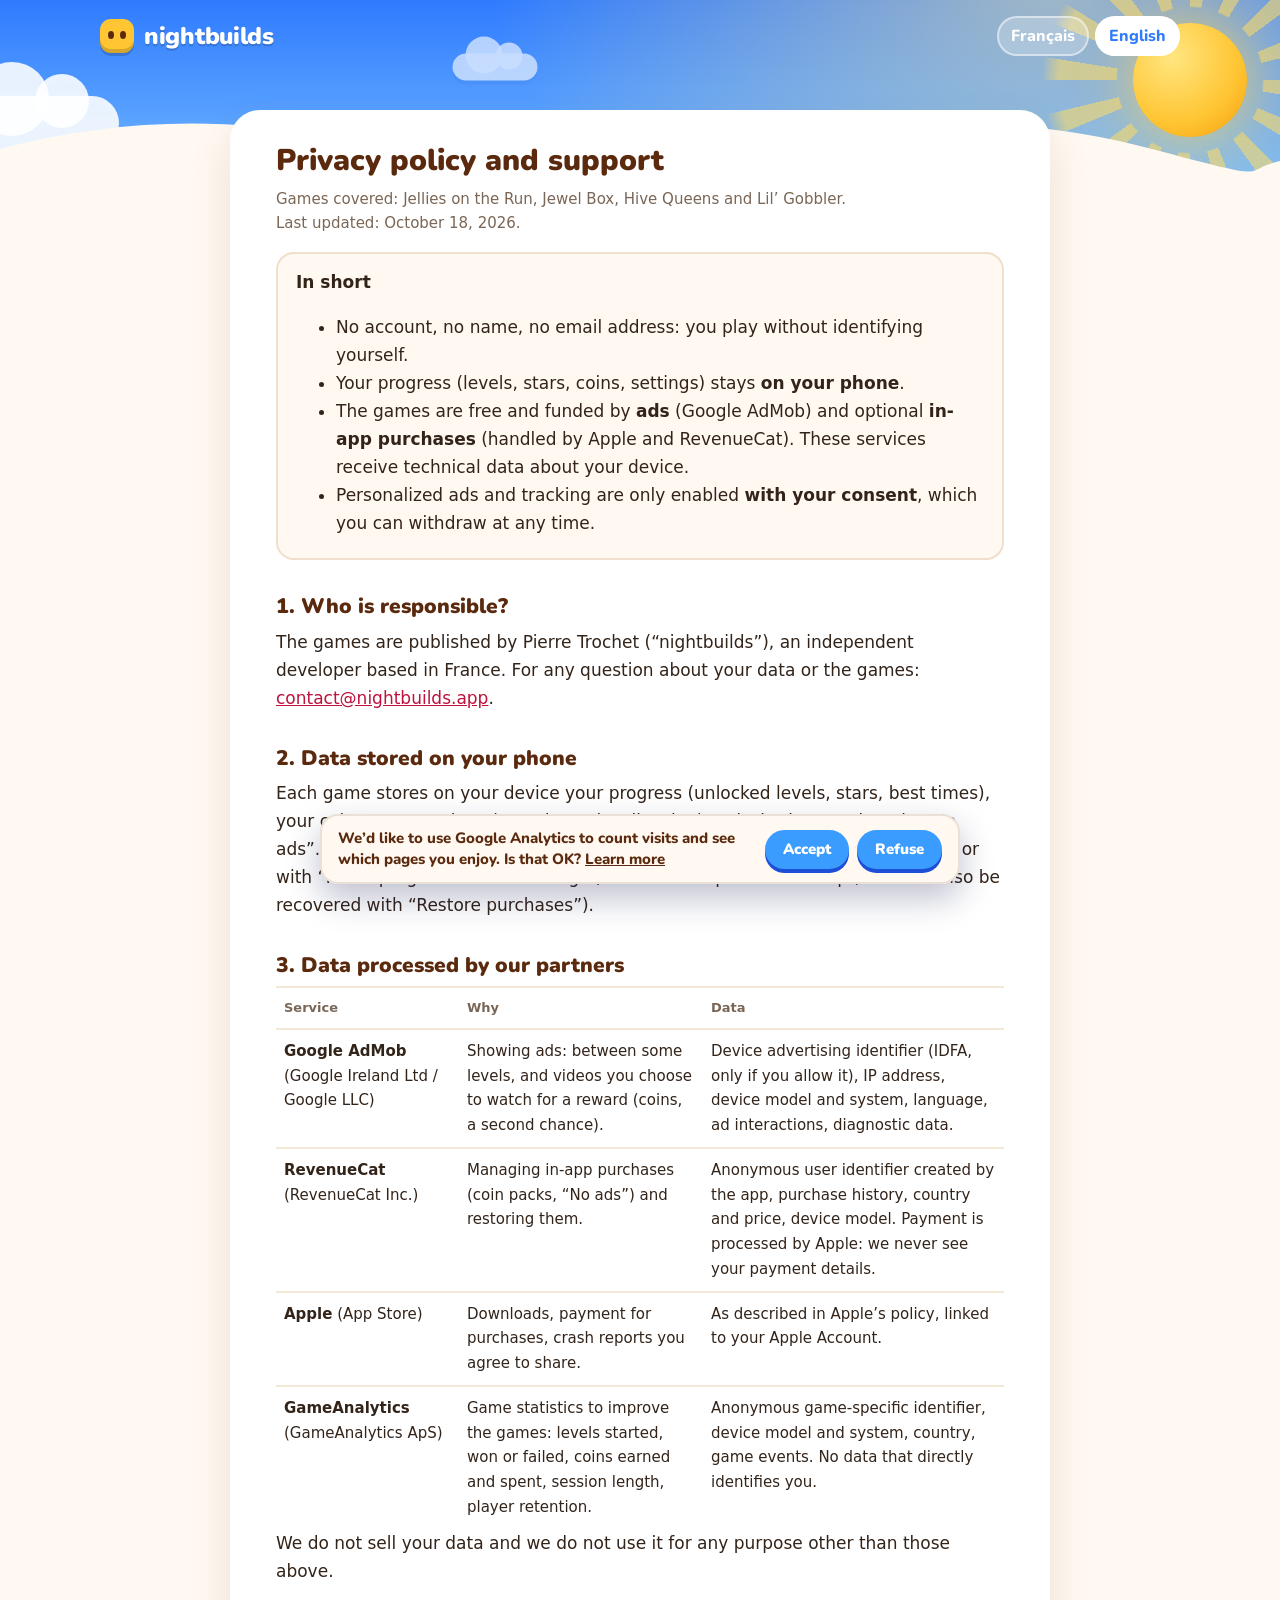
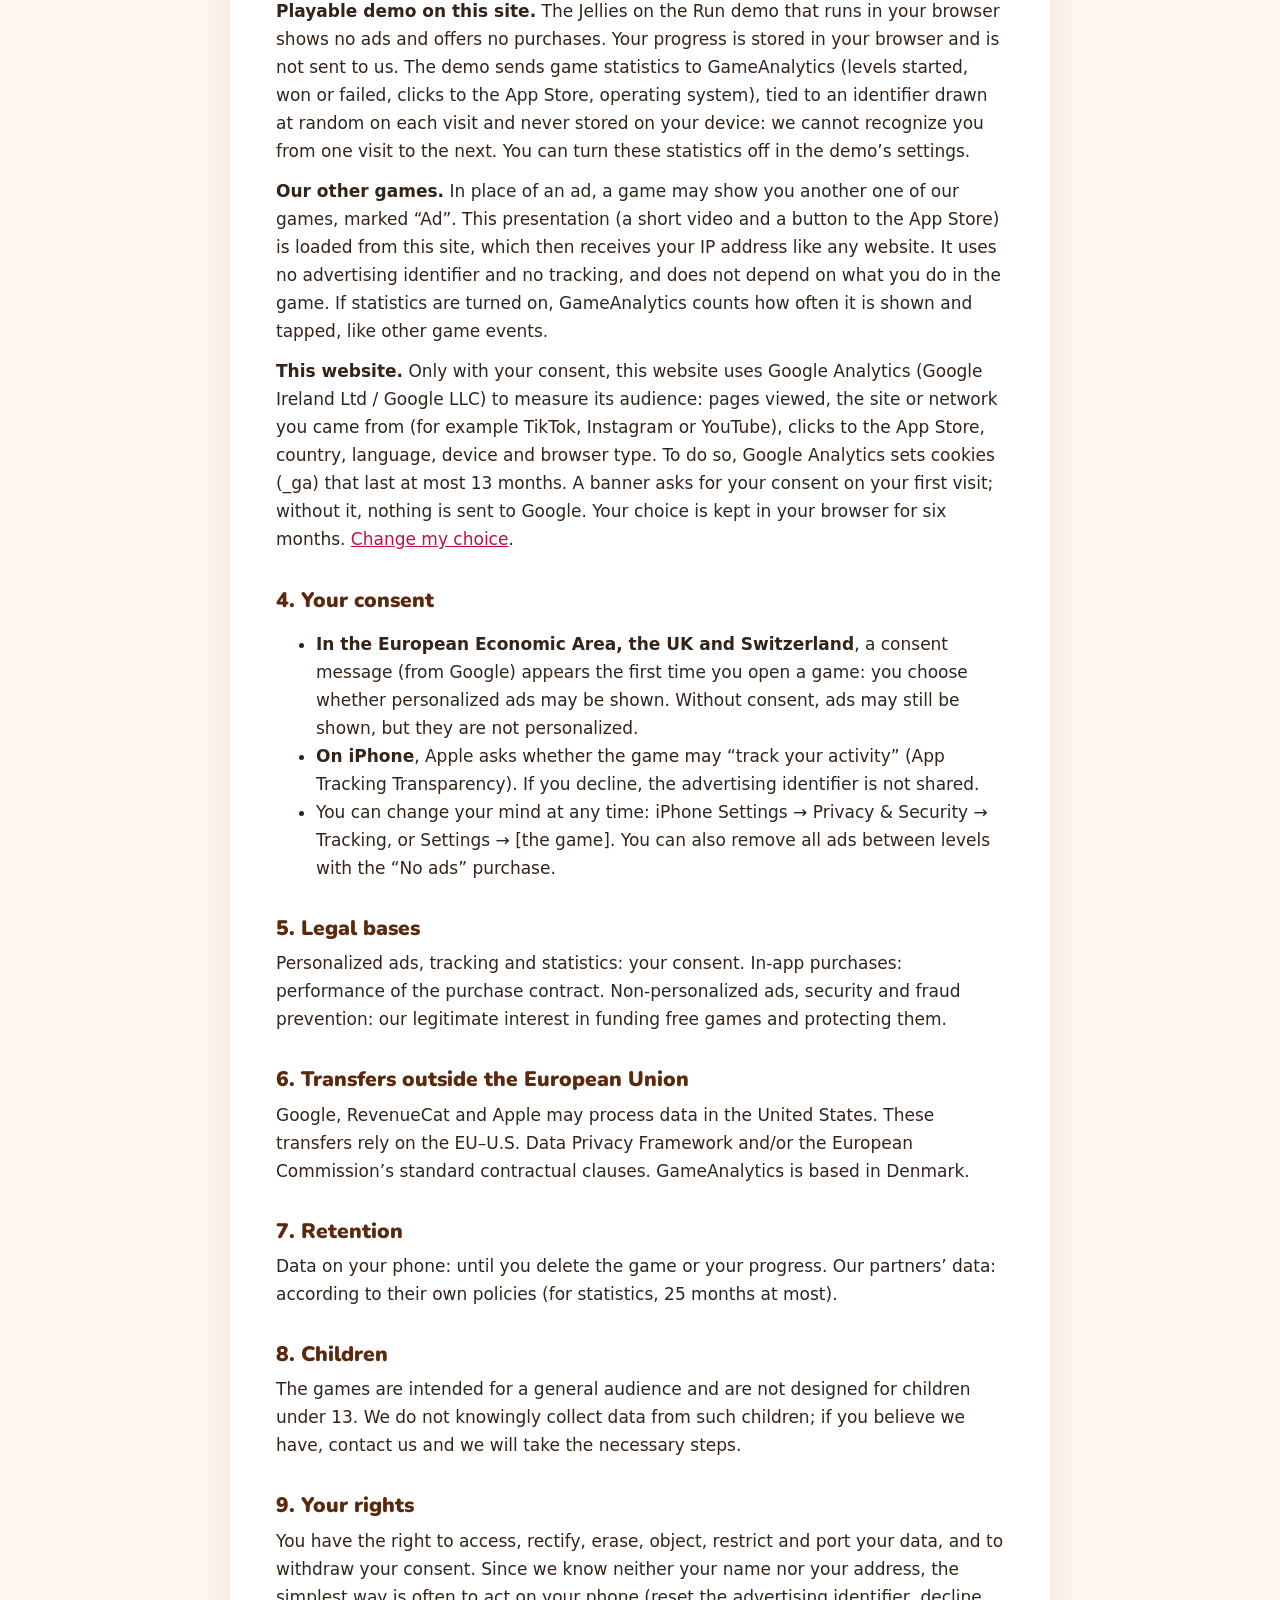
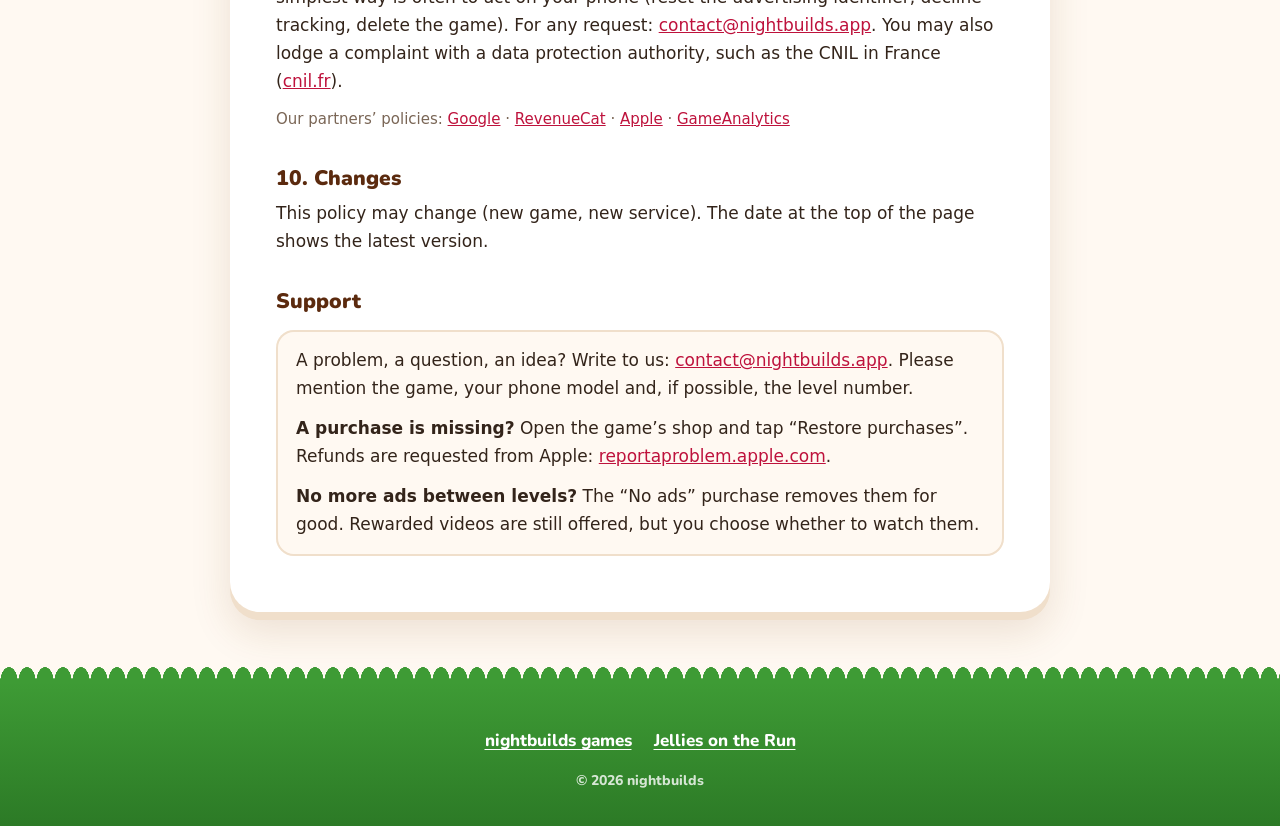
<file: privacy.html>
<!DOCTYPE html>
<html lang="fr">
<head>
<meta charset="utf-8">
<meta name="viewport" content="width=device-width, initial-scale=1">
<title>Confidentialité et support · nightbuilds</title>
<meta name="description" content="Politique de confidentialité et support des jeux nightbuilds (Jellies on the Run, Jewel Box, Hive Queens, Lil' Gobbler).">
<link rel="canonical" href="https://nightbuilds.app/privacy.html">
<meta property="og:type" content="website">
<meta property="og:site_name" content="nightbuilds">
<meta property="og:title" content="Confidentialité et support · nightbuilds">
<meta property="og:description" content="Politique de confidentialité et support des jeux nightbuilds.">
<meta property="og:url" content="https://nightbuilds.app/privacy.html">
<meta property="og:image" content="https://nightbuilds.app/jellies/share.jpg">
<meta property="og:image:width" content="1200">
<meta property="og:image:height" content="630">
<meta name="twitter:card" content="summary_large_image">
<!--
  Politique de confidentialité ET page de support des jeux nightbuilds (une seule page pour les 4 jeux), en français et en anglais.
  Rédigée le 30 sept. 2026 (plan.md, section 2.5). À héberger en ligne : son adresse va dans la fiche App Store (Privacy Policy URL et
  Support URL), dans AdMob, dans RevenueCat et dans Shell.init({ privacyUrl }) de chaque jeu. `app-ads.txt` ira à la racine du même site.
  À COMPLÉTER avant publication : l'adresse e-mail de contact (CONTACT ci-dessous) ; à revoir si l'outil de statistiques change
  (GameAnalytics est celui recommandé dans le plan) ou si une donnée nouvelle est collectée.
  Langue : celle du navigateur, ou ?lang=fr / ?lang=en, ou les boutons en haut.
-->
<link rel="icon" href="assets/img/favicon.png">
<link rel="stylesheet" href="assets/site.css">
<style>
  /* thème commun du site (assets/site.css) ; ici seulement les boutons de langue, propres à cette page */
  .langs { margin-left: auto; display: flex; gap: 6px; }
  .langs button { font: inherit; font-size: 16px; color: #fff; cursor: pointer; border: 0; border-radius: 999px; padding: 8px 14px; background: rgba(255, 255, 255, .22); box-shadow: inset 0 0 0 2px rgba(255, 255, 255, .5); }
  .langs button[aria-pressed="true"] { background: #fff; color: var(--sky); }
  .sky.small { padding: 70px 0 110px; }
  @media (max-width: 480px) { .langs button { font-size: 14px; padding: 7px 11px; } }
</style>
</head>
<body>
<div class="nav"><div class="wrap">
  <a class="brand" href="./"><i></i>nightbuilds</a>
  <div class="langs lang"><button type="button" data-set="fr">Français</button><button type="button" data-set="en">English</button></div>
</div></div>
<header class="sky small">
  <div class="sun"><div class="rays"></div><div class="disc"></div></div>
  <div class="cloud c1"></div><div class="cloud c3"></div>
</header>
<main class="doc">

<!-- ======================================================== FRANÇAIS -->
<section data-l="fr">
<h1>Politique de confidentialité et support</h1>
<p class="muted">Jeux concernés : Jellies on the Run, Jewel Box, Hive Queens et P’tit Glouton (Lil’ Gobbler).<br>Dernière mise à jour : 18 octobre 2026.</p>

<div class="card">
  <strong>En bref</strong>
  <ul>
    <li>Pas de compte, pas de nom, pas d’adresse e-mail demandés : vous jouez sans vous identifier.</li>
    <li>Votre progression (niveaux, étoiles, pièces, réglages) reste <strong>sur votre téléphone</strong>.</li>
    <li>Les jeux sont gratuits et financés par la <strong>publicité</strong> (Google AdMob) et des <strong>achats intégrés</strong> facultatifs (gérés par Apple et RevenueCat). Ces services reçoivent des données techniques sur votre appareil.</li>
    <li>La publicité personnalisée et le suivi ne sont activés <strong>qu’avec votre accord</strong>, que vous pouvez retirer à tout moment.</li>
  </ul>
</div>

<h2>1. Qui est responsable ?</h2>
<p>Les jeux sont édités par Pierre Trochet (« nightbuilds »), développeur indépendant établi en France. Pour toute question sur vos données ou sur les jeux : <a class="contact"></a>.</p>

<h2>2. Données enregistrées sur votre téléphone</h2>
<p>Chaque jeu enregistre sur votre appareil votre progression (niveaux débloqués, étoiles, records), vos pièces, vos réglages (son, musique, vibrations) et l’état de l’achat « Sans pubs ». Ces informations ne nous sont pas envoyées. Elles sont effacées si vous supprimez le jeu, ou avec « Effacer la progression » dans les réglages (l’achat « Sans pubs » est conservé, il peut aussi être rétabli par « Restaurer les achats »).</p>

<h2>3. Données traitées par nos partenaires</h2>
<div class="tablewrap"><table>
  <tr><th>Service</th><th>Pourquoi</th><th>Données</th></tr>
  <tr><td><strong>Google AdMob</strong> (Google Ireland Ltd / Google LLC)</td><td>Afficher des publicités : entre certains niveaux, et des vidéos que vous choisissez de regarder contre une récompense (pièces, secours).</td><td>Identifiant publicitaire de l’appareil (IDFA, seulement si vous l’autorisez), adresse IP, modèle et système de l’appareil, langue, interactions avec les publicités, données de diagnostic.</td></tr>
  <tr><td><strong>RevenueCat</strong> (RevenueCat Inc.)</td><td>Gérer les achats intégrés (packs de pièces, « Sans pubs ») et leur restauration.</td><td>Identifiant d’utilisateur anonyme créé par l’appli, historique des achats, pays et prix, modèle de l’appareil. Le paiement est traité par Apple : nous ne voyons jamais vos coordonnées bancaires.</td></tr>
  <tr><td><strong>Apple</strong> (App Store)</td><td>Téléchargement, paiement des achats, rapports de plantage que vous acceptez de partager.</td><td>Selon la politique d’Apple, liée à votre identifiant Apple.</td></tr>
  <tr><td><strong>GameAnalytics</strong> (GameAnalytics ApS)</td><td>Statistiques de jeu pour améliorer les jeux : niveaux commencés, réussis ou ratés, pièces gagnées et dépensées, durée des parties, fidélité des joueurs.</td><td>Identifiant anonyme propre au jeu, modèle et système de l’appareil, pays, événements de jeu. Aucune donnée permettant de vous identifier directement.</td></tr>
</table></div>
<p>Nous ne vendons pas vos données et nous ne les utilisons pas à d’autres fins que celles ci-dessus.</p>
<p><strong>Démo jouable sur ce site.</strong> La démo de Jellies on the Run qui se joue dans le navigateur n’affiche ni publicité ni achat. Votre progression y est enregistrée dans votre navigateur et ne nous est pas envoyée. Elle envoie à GameAnalytics des statistiques de jeu (niveaux commencés, réussis ou ratés, clics vers l’App Store, système d’exploitation), rattachées à un identifiant tiré au hasard à chaque visite et jamais enregistré sur votre appareil : nous ne pouvons pas vous reconnaître d’une visite à l’autre. Vous pouvez couper ces statistiques dans les réglages de la démo.</p>
<p><strong>Nos autres jeux.</strong> À la place d’une publicité, un jeu peut vous présenter un autre de nos jeux, avec la mention « Pub ». Cette présentation (une courte vidéo et un bouton vers l’App Store) est chargée depuis ce site, qui reçoit alors votre adresse IP comme tout site web. Elle n’utilise ni identifiant publicitaire ni suivi et ne dépend pas de ce que vous faites dans le jeu. Si les statistiques sont activées, GameAnalytics compte ses affichages et ses touches, comme les autres événements de jeu.</p>
<p id="site"><strong>Ce site.</strong> Avec votre accord seulement, ce site utilise Google Analytics (Google Ireland Ltd / Google LLC) pour mesurer son audience : pages vues, site ou réseau d’où vous venez (par exemple TikTok, Instagram ou YouTube), clics vers l’App Store, pays, langue, type d’appareil et de navigateur. Google Analytics dépose pour cela des cookies (_ga) valables au plus 13 mois. Un bandeau vous demande votre accord à la première visite ; sans accord, rien n’est envoyé à Google. Votre choix est gardé six mois dans votre navigateur. <a href="#" class="consent-open">Changer mon choix</a>.</p>

<h2>4. Votre consentement</h2>
<ul>
  <li><strong>Dans l’Espace économique européen, au Royaume-Uni et en Suisse</strong>, un message de consentement (Google) s’affiche à la première ouverture : vous choisissez si des publicités personnalisées peuvent être affichées. Sans accord, les publicités restent possibles mais ne sont pas personnalisées.</li>
  <li><strong>Sur iPhone</strong>, Apple vous demande si le jeu peut « suivre votre activité » (App Tracking Transparency). Si vous refusez, l’identifiant publicitaire n’est pas partagé.</li>
  <li>Vous pouvez changer d’avis à tout moment : Réglages de l’iPhone → Confidentialité et sécurité → Suivi, ou Réglages → [le jeu]. Vous pouvez aussi supprimer toute publicité entre les niveaux avec l’achat « Sans pubs ».</li>
</ul>

<h2>5. Bases légales</h2>
<p>Publicité personnalisée, suivi et statistiques : votre consentement. Achats intégrés : l’exécution du contrat d’achat. Publicité non personnalisée, sécurité et lutte contre la fraude : notre intérêt légitime à financer des jeux gratuits et à les protéger.</p>

<h2>6. Transferts hors de l’Union européenne</h2>
<p>Google, RevenueCat et Apple peuvent traiter des données aux États-Unis. Ces transferts sont encadrés par le cadre de protection des données UE–États-Unis (Data Privacy Framework) et/ou par les clauses contractuelles types de la Commission européenne. GameAnalytics est établie au Danemark.</p>

<h2>7. Durée de conservation</h2>
<p>Les données sur votre téléphone : jusqu’à ce que vous supprimiez le jeu ou la progression. Les données de nos partenaires : selon leur propre politique (pour les statistiques, au plus 25 mois).</p>

<h2>8. Enfants</h2>
<p>Les jeux s’adressent à un public général et ne sont pas conçus pour les enfants de moins de 13 ans. Nous ne collectons pas sciemment de données sur ces enfants ; si vous pensez que c’est le cas, écrivez-nous et nous ferons le nécessaire.</p>

<h2>9. Vos droits</h2>
<p>Vous disposez d’un droit d’accès, de rectification, d’effacement, d’opposition, de limitation et de portabilité, et du droit de retirer votre consentement. Comme nous ne connaissons ni votre nom ni votre adresse, le plus simple est souvent d’agir sur votre téléphone (réinitialiser l’identifiant publicitaire, refuser le suivi, supprimer le jeu). Pour toute demande : <a class="contact"></a>. Vous pouvez aussi saisir la CNIL (<a href="https://www.cnil.fr/" rel="noopener">cnil.fr</a>).</p>
<p class="muted">Politiques de nos partenaires : <a href="https://policies.google.com/privacy" rel="noopener">Google</a> · <a href="https://www.revenuecat.com/privacy/" rel="noopener">RevenueCat</a> · <a href="https://www.apple.com/legal/privacy/" rel="noopener">Apple</a> · <a href="https://gameanalytics.com/privacy/" rel="noopener">GameAnalytics</a></p>

<h2>10. Modifications</h2>
<p>Cette politique peut évoluer (nouveau jeu, nouveau service). La date en haut de page indique la dernière version.</p>

<h2 id="support">Support</h2>
<div class="card">
  <p>Un problème, une question, une idée ? Écrivez-nous : <a class="contact"></a>. Précisez le jeu, le modèle de votre téléphone et, si possible, le numéro du niveau.</p>
  <p><strong>Un achat n’apparaît pas ?</strong> Ouvrez la boutique du jeu et touchez « Restaurer les achats ». Pour un remboursement, la demande se fait auprès d’Apple : <a href="https://reportaproblem.apple.com/" rel="noopener">reportaproblem.apple.com</a>.</p>
  <p><strong>Plus de publicités entre les niveaux ?</strong> L’achat « Sans pubs » les supprime définitivement. Les vidéos à récompense restent proposées, mais vous choisissez de les regarder.</p>
</div>
</section>

<!-- ======================================================== ENGLISH -->
<section data-l="en">
<h1>Privacy policy and support</h1>
<p class="muted">Games covered: Jellies on the Run, Jewel Box, Hive Queens and Lil’ Gobbler.<br>Last updated: October 18, 2026.</p>

<div class="card">
  <strong>In short</strong>
  <ul>
    <li>No account, no name, no email address: you play without identifying yourself.</li>
    <li>Your progress (levels, stars, coins, settings) stays <strong>on your phone</strong>.</li>
    <li>The games are free and funded by <strong>ads</strong> (Google AdMob) and optional <strong>in-app purchases</strong> (handled by Apple and RevenueCat). These services receive technical data about your device.</li>
    <li>Personalized ads and tracking are only enabled <strong>with your consent</strong>, which you can withdraw at any time.</li>
  </ul>
</div>

<h2>1. Who is responsible?</h2>
<p>The games are published by Pierre Trochet (“nightbuilds”), an independent developer based in France. For any question about your data or the games: <a class="contact"></a>.</p>

<h2>2. Data stored on your phone</h2>
<p>Each game stores on your device your progress (unlocked levels, stars, best times), your coins, your settings (sound, music, vibration) and whether you bought “No ads”. This information is not sent to us. It is deleted when you delete the game, or with “Reset progress” in the settings (the “No ads” purchase is kept, and can also be recovered with “Restore purchases”).</p>

<h2>3. Data processed by our partners</h2>
<div class="tablewrap"><table>
  <tr><th>Service</th><th>Why</th><th>Data</th></tr>
  <tr><td><strong>Google AdMob</strong> (Google Ireland Ltd / Google LLC)</td><td>Showing ads: between some levels, and videos you choose to watch for a reward (coins, a second chance).</td><td>Device advertising identifier (IDFA, only if you allow it), IP address, device model and system, language, ad interactions, diagnostic data.</td></tr>
  <tr><td><strong>RevenueCat</strong> (RevenueCat Inc.)</td><td>Managing in-app purchases (coin packs, “No ads”) and restoring them.</td><td>Anonymous user identifier created by the app, purchase history, country and price, device model. Payment is processed by Apple: we never see your payment details.</td></tr>
  <tr><td><strong>Apple</strong> (App Store)</td><td>Downloads, payment for purchases, crash reports you agree to share.</td><td>As described in Apple’s policy, linked to your Apple Account.</td></tr>
  <tr><td><strong>GameAnalytics</strong> (GameAnalytics ApS)</td><td>Game statistics to improve the games: levels started, won or failed, coins earned and spent, session length, player retention.</td><td>Anonymous game-specific identifier, device model and system, country, game events. No data that directly identifies you.</td></tr>
</table></div>
<p>We do not sell your data and we do not use it for any purpose other than those above.</p>
<p><strong>Playable demo on this site.</strong> The Jellies on the Run demo that runs in your browser shows no ads and offers no purchases. Your progress is stored in your browser and is not sent to us. The demo sends game statistics to GameAnalytics (levels started, won or failed, clicks to the App Store, operating system), tied to an identifier drawn at random on each visit and never stored on your device: we cannot recognize you from one visit to the next. You can turn these statistics off in the demo’s settings.</p>
<p><strong>Our other games.</strong> In place of an ad, a game may show you another one of our games, marked “Ad”. This presentation (a short video and a button to the App Store) is loaded from this site, which then receives your IP address like any website. It uses no advertising identifier and no tracking, and does not depend on what you do in the game. If statistics are turned on, GameAnalytics counts how often it is shown and tapped, like other game events.</p>
<p id="site-en"><strong>This website.</strong> Only with your consent, this website uses Google Analytics (Google Ireland Ltd / Google LLC) to measure its audience: pages viewed, the site or network you came from (for example TikTok, Instagram or YouTube), clicks to the App Store, country, language, device and browser type. To do so, Google Analytics sets cookies (_ga) that last at most 13 months. A banner asks for your consent on your first visit; without it, nothing is sent to Google. Your choice is kept in your browser for six months. <a href="#" class="consent-open">Change my choice</a>.</p>

<h2>4. Your consent</h2>
<ul>
  <li><strong>In the European Economic Area, the UK and Switzerland</strong>, a consent message (from Google) appears the first time you open a game: you choose whether personalized ads may be shown. Without consent, ads may still be shown, but they are not personalized.</li>
  <li><strong>On iPhone</strong>, Apple asks whether the game may “track your activity” (App Tracking Transparency). If you decline, the advertising identifier is not shared.</li>
  <li>You can change your mind at any time: iPhone Settings → Privacy &amp; Security → Tracking, or Settings → [the game]. You can also remove all ads between levels with the “No ads” purchase.</li>
</ul>

<h2>5. Legal bases</h2>
<p>Personalized ads, tracking and statistics: your consent. In-app purchases: performance of the purchase contract. Non-personalized ads, security and fraud prevention: our legitimate interest in funding free games and protecting them.</p>

<h2>6. Transfers outside the European Union</h2>
<p>Google, RevenueCat and Apple may process data in the United States. These transfers rely on the EU–U.S. Data Privacy Framework and/or the European Commission’s standard contractual clauses. GameAnalytics is based in Denmark.</p>

<h2>7. Retention</h2>
<p>Data on your phone: until you delete the game or your progress. Our partners’ data: according to their own policies (for statistics, 25 months at most).</p>

<h2>8. Children</h2>
<p>The games are intended for a general audience and are not designed for children under 13. We do not knowingly collect data from such children; if you believe we have, contact us and we will take the necessary steps.</p>

<h2>9. Your rights</h2>
<p>You have the right to access, rectify, erase, object, restrict and port your data, and to withdraw your consent. Since we know neither your name nor your address, the simplest way is often to act on your phone (reset the advertising identifier, decline tracking, delete the game). For any request: <a class="contact"></a>. You may also lodge a complaint with a data protection authority, such as the CNIL in France (<a href="https://www.cnil.fr/en" rel="noopener">cnil.fr</a>).</p>
<p class="muted">Our partners’ policies: <a href="https://policies.google.com/privacy" rel="noopener">Google</a> · <a href="https://www.revenuecat.com/privacy/" rel="noopener">RevenueCat</a> · <a href="https://www.apple.com/legal/privacy/" rel="noopener">Apple</a> · <a href="https://gameanalytics.com/privacy/" rel="noopener">GameAnalytics</a></p>

<h2>10. Changes</h2>
<p>This policy may change (new game, new service). The date at the top of the page shows the latest version.</p>

<h2 id="support-en">Support</h2>
<div class="card">
  <p>A problem, a question, an idea? Write to us: <a class="contact"></a>. Please mention the game, your phone model and, if possible, the level number.</p>
  <p><strong>A purchase is missing?</strong> Open the game’s shop and tap “Restore purchases”. Refunds are requested from Apple: <a href="https://reportaproblem.apple.com/" rel="noopener">reportaproblem.apple.com</a>.</p>
  <p><strong>No more ads between levels?</strong> The “No ads” purchase removes them for good. Rewarded videos are still offered, but you choose whether to watch them.</p>
</div>
</section>
</main>
<footer class="grass" style="margin-top: 70px">
  <div class="wrap">
    <nav><a href="./"><span data-l="fr">Les jeux nightbuilds</span><span data-l="en">nightbuilds games</span></a><a href="jellies/">Jellies on the Run</a></nav>
    <small>© 2026 nightbuilds</small>
  </div>
</footer>
<script>
  const CONTACT = 'contact@nightbuilds.app';   // adresse e-mail de support (la même que dans assets/site.js)
  document.querySelectorAll('a.contact').forEach(a => { a.href = 'mailto:' + CONTACT; a.textContent = CONTACT; });
  function setLang(l) {
    document.documentElement.lang = l;
    document.title = l === 'fr' ? 'Confidentialité et support · nightbuilds' : 'Privacy and support · nightbuilds';
    document.querySelectorAll('.lang button').forEach(b => b.setAttribute('aria-pressed', b.dataset.set === l));
  }
  const q = new URLSearchParams(location.search).get('lang');
  setLang(q === 'fr' || q === 'en' ? q : /^fr/i.test(navigator.language || '') ? 'fr' : 'en');
  document.querySelectorAll('.lang button').forEach(b => b.addEventListener('click', () => setLang(b.dataset.set)));
</script>
<script src="assets/analytics.js"></script>
</body>
</html>
</file>
<file: assets/site.css>
/* Thème commun du site nightbuilds.app (refonte du 1er oct. 2026) : accueil, pages de jeu, confidentialité.
   Même univers que les jeux : police Nunito, ciel d'été, soleil, nappe à carreaux, herbe, boutons en relief, gelées à visage.
   Les animations se coupent pour qui a demandé moins de mouvement (prefers-reduced-motion). Interactions : assets/site.js. */
@font-face { font-family: "Nunito"; font-weight: 800; font-display: swap; src: url(fonts/nunito-latin-800-normal.woff2) format("woff2"); unicode-range: U+0000-00FF, U+0131, U+0152-0153, U+02BB-02BC, U+02C6, U+02DA, U+02DC, U+2000-206F, U+20AC, U+2122, U+2212, U+FEFF, U+FFFD; }
@font-face { font-family: "Nunito"; font-weight: 800; font-display: swap; src: url(fonts/nunito-latin-ext-800-normal.woff2) format("woff2"); unicode-range: U+0100-02BA, U+02BD-02C5, U+02C7-02CC, U+02CE-02D7, U+02DD-02FF, U+1E00-1E9F, U+2020, U+20A0-20AB, U+20AD-20C0; }
@font-face { font-family: "Nunito"; font-weight: 900; font-display: swap; src: url(fonts/nunito-latin-900-normal.woff2) format("woff2"); unicode-range: U+0000-00FF, U+0131, U+0152-0153, U+02BB-02BC, U+02C6, U+02DA, U+02DC, U+2000-206F, U+20AC, U+2122, U+2212, U+FEFF, U+FFFD; }
@font-face { font-family: "Nunito"; font-weight: 900; font-display: swap; src: url(fonts/nunito-latin-ext-900-normal.woff2) format("woff2"); unicode-range: U+0100-02BA, U+02BD-02C5, U+02C7-02CC, U+02CE-02D7, U+02DD-02FF, U+1E00-1E9F, U+2020, U+20A0-20AB, U+20AD-20C0; }

:root {
  --sky: #2F7BFF; --sky-light: #6FB6FF; --sun: #FFC533; --sun-dark: #F59E0B;
  --pink: #FF4D6D; --pink-dark: #BE123C; --blue: #3B9CFF; --blue-dark: #1D4ED8;
  --grass: #3E9B35; --grass-dark: #2C7A26; --cream: #FFF9F2; --ink: #5B2A0E; --ink-soft: #8A5A3C;
  --red: #E5303C; --shadow: 0 14px 34px rgba(20, 30, 80, .28);
}
* { box-sizing: border-box; }
html { scroll-behavior: smooth; }
body { margin: 0; font: 800 18px/1.5 Nunito, system-ui, -apple-system, "Segoe UI", Roboto, sans-serif; color: var(--ink); background: var(--cream); overflow-x: hidden; -webkit-font-smoothing: antialiased; }
img, video { max-width: 100%; }
a { color: inherit; }
h1, h2, h3 { font-weight: 900; line-height: 1.08; margin: 0; }
p { margin: 0; }
.wrap { width: min(1080px, 100% - 36px); margin: 0 auto; position: relative; }

/* ------------------------------------------------------------ barre du haut */
.nav { position: absolute; top: 0; left: 0; right: 0; z-index: 20; padding: 16px 0; }
.nav .wrap { display: flex; align-items: center; gap: 14px; }
.brand { display: inline-flex; align-items: center; gap: 10px; text-decoration: none; color: #fff; font-weight: 900; font-size: 24px; letter-spacing: -.3px; text-shadow: 0 2px 0 rgba(0, 0, 0, .18); }
.brand i { width: 34px; height: 34px; border-radius: 11px; background: var(--sun); box-shadow: inset 0 -4px 0 rgba(0, 0, 0, .16), 0 3px 0 rgba(0, 0, 0, .16); position: relative; flex: none; }
.brand i::before, .brand i::after { content: ""; position: absolute; top: 12px; width: 6px; height: 8px; border-radius: 50%; background: var(--ink); }
.brand i::before { left: 8px; } .brand i::after { right: 8px; }
.nav nav { margin-left: auto; display: flex; align-items: center; gap: 6px; }
.nav nav a { color: #fff; text-decoration: none; font-size: 16px; padding: 8px 14px; border-radius: 999px; transition: background .15s; }
.nav nav a:hover { background: rgba(255, 255, 255, .2); }
.nav nav a.lang { background: rgba(255, 255, 255, .22); box-shadow: inset 0 0 0 2px rgba(255, 255, 255, .5); }
.nav nav select.lang { font: inherit; font-size: 16px; color: #fff; cursor: pointer; border: 0; border-radius: 999px; padding: 8px 12px; background: rgba(255, 255, 255, .22); box-shadow: inset 0 0 0 2px rgba(255, 255, 255, .5); -webkit-appearance: none; appearance: none; text-align: center; }
.nav nav select.lang option { color: #222; background: #fff; }

/* ------------------------------------------------------------ ciel (haut de page) : dégradé, soleil, nuages, puis bord ondulé */
.sky { position: relative; color: #fff; padding: 110px 0 120px; overflow: hidden; isolation: isolate;
  background: radial-gradient(900px 520px at 82% -8%, rgba(255, 233, 150, .55), transparent 62%), linear-gradient(180deg, var(--sky) 0%, var(--sky-light) 100%); }
.sky.small { padding: 96px 0 96px; }
.sky::after { content: ""; position: absolute; left: 0; right: 0; bottom: -1px; height: 70px; z-index: 3; background: var(--cream);
  -webkit-mask: url("data:image/svg+xml,%3Csvg xmlns='http://www.w3.org/2000/svg' viewBox='0 0 1200 70' preserveAspectRatio='none'%3E%3Cpath d='M0 38c120-34 240-34 360 0s240 34 360 0 240-34 360 0 80 22 120 12v20H0z'/%3E%3C/svg%3E") center / 100% 100% no-repeat;
  mask: url("data:image/svg+xml,%3Csvg xmlns='http://www.w3.org/2000/svg' viewBox='0 0 1200 70' preserveAspectRatio='none'%3E%3Cpath d='M0 38c120-34 240-34 360 0s240 34 360 0 240-34 360 0 80 22 120 12v20H0z'/%3E%3C/svg%3E") center / 100% 100% no-repeat; }
.sun { position: absolute; top: -70px; right: -60px; width: 300px; height: 300px; z-index: -1; pointer-events: none; }
.sun .rays { position: absolute; inset: 0; border-radius: 50%; animation: spin 60s linear infinite;
  background: repeating-conic-gradient(rgba(255, 221, 102, .55) 0 9deg, transparent 9deg 22.5deg); -webkit-mask: radial-gradient(circle, transparent 0 34%, #000 35% 62%, transparent 70%); mask: radial-gradient(circle, transparent 0 34%, #000 35% 62%, transparent 70%); }
.sun .disc { position: absolute; inset: 31%; border-radius: 50%; background: radial-gradient(circle at 35% 30%, #FFE680, var(--sun) 60%, var(--sun-dark)); box-shadow: 0 0 60px rgba(255, 210, 80, .8); }
.cloud { position: absolute; z-index: -1; width: 170px; height: 54px; border-radius: 999px; background: rgba(255, 255, 255, .88); filter: drop-shadow(0 8px 0 rgba(30, 80, 190, .12)); animation: drift 46s linear infinite; pointer-events: none; }
.cloud::before, .cloud::after { content: ""; position: absolute; background: inherit; border-radius: 50%; }
.cloud::before { width: 74px; height: 74px; left: 26px; top: -34px; } .cloud::after { width: 54px; height: 54px; left: 86px; top: -22px; }
.cloud.c1 { top: 96px; left: -4%; } .cloud.c2 { top: 250px; left: 58%; transform: scale(.7); animation-duration: 64s; animation-delay: -30s; opacity: .8; } .cloud.c3 { top: 40px; left: 32%; transform: scale(.5); animation-duration: 80s; animation-delay: -50s; opacity: .7; }
@keyframes drift { from { translate: -30vw 0; } to { translate: 110vw 0; } }
@keyframes spin { to { rotate: 360deg; } }

/* ------------------------------------------------------------ textes et boutons */
.kicker { display: inline-block; font-size: 15px; letter-spacing: .6px; text-transform: uppercase; background: rgba(255, 255, 255, .24); padding: 6px 14px; border-radius: 999px; margin-bottom: 16px; box-shadow: inset 0 0 0 2px rgba(255, 255, 255, .35); }
.sky h1 { font-size: clamp(40px, 7.4vw, 78px); letter-spacing: -1px; text-shadow: 0 4px 0 rgba(0, 0, 0, .18); }
.sky h1 em { font-style: normal; color: var(--sun); -webkit-text-stroke: 0; text-shadow: 0 4px 0 #B45309; }
.lead { font-size: clamp(18px, 2.3vw, 22px); margin-top: 16px; max-width: 30em; text-shadow: 0 1px 0 rgba(0, 0, 0, .12); }
.btn { display: inline-flex; align-items: center; gap: 10px; font: inherit; font-weight: 900; font-size: 20px; color: #fff; text-decoration: none; cursor: pointer; border: 0; border-radius: 999px; padding: 15px 30px 17px;
  background: var(--pink); box-shadow: 0 7px 0 var(--pink-dark), 0 14px 22px rgba(0, 0, 0, .22); transition: transform .08s, box-shadow .08s; -webkit-tap-highlight-color: transparent; }
.btn:hover { transform: translateY(-2px); box-shadow: 0 9px 0 var(--pink-dark), 0 18px 26px rgba(0, 0, 0, .24); }
.btn:active { transform: translateY(6px); box-shadow: 0 1px 0 var(--pink-dark), 0 4px 8px rgba(0, 0, 0, .2); }
.btn.blue { background: var(--blue); box-shadow: 0 7px 0 var(--blue-dark), 0 14px 22px rgba(0, 0, 0, .22); }
.btn.blue:hover { box-shadow: 0 9px 0 var(--blue-dark), 0 18px 26px rgba(0, 0, 0, .24); }
.btn.blue:active { box-shadow: 0 1px 0 var(--blue-dark), 0 4px 8px rgba(0, 0, 0, .2); }
.btn.store { background: #111; box-shadow: 0 7px 0 #000, 0 14px 22px rgba(0, 0, 0, .25); flex-direction: column; align-items: flex-start; gap: 0; line-height: 1.1; padding: 11px 28px 14px; border-radius: 18px; }
.btn.store small { font-size: 12px; font-weight: 800; opacity: .8; }
.btn.store:hover { box-shadow: 0 9px 0 #000, 0 18px 26px rgba(0, 0, 0, .27); }
.btn.store:active { box-shadow: 0 1px 0 #000, 0 4px 8px rgba(0, 0, 0, .2); }
.btn.store.soon { background: rgba(10, 20, 60, .42); box-shadow: 0 7px 0 rgba(10, 20, 60, .35); cursor: default; }
.btn.store.soon:hover, .btn.store.soon:active { transform: none; box-shadow: 0 7px 0 rgba(10, 20, 60, .35); }
.cta { display: flex; flex-wrap: wrap; align-items: center; gap: 16px 18px; margin-top: 28px; }
.hint { font-size: 15px; opacity: .92; margin-top: 16px; }

/* ------------------------------------------------------------ gelées (SVG, assets/site.js les rend vivantes : regard, attraper, tapoter) */
.jelly { position: absolute; z-index: 4; cursor: grab; touch-action: none; user-select: none; -webkit-user-select: none; filter: drop-shadow(0 12px 10px rgba(10, 30, 90, .28)); animation: bob 4.2s ease-in-out infinite; transform-origin: 50% 100%; will-change: transform; }
.jelly svg { display: block; width: 100%; height: auto; overflow: visible; }
.jelly.held { cursor: grabbing; animation: none; }
.jelly.pop { animation: squish .5s cubic-bezier(.3, 1.6, .5, 1); }
@keyframes bob { 0%, 100% { transform: translateY(0) rotate(var(--tilt, 0deg)); } 50% { transform: translateY(-14px) rotate(calc(var(--tilt, 0deg) * -1)); } }
@keyframes squish { 0% { transform: scale(1, 1); } 30% { transform: scale(1.25, .7); } 60% { transform: scale(.88, 1.14); } 100% { transform: scale(1, 1); } }
.bit { position: fixed; z-index: 60; width: 12px; height: 12px; border-radius: 4px; pointer-events: none; }

/* ------------------------------------------------------------ sections claires */
section.light { padding: 56px 0 30px; position: relative; }
.title { text-align: center; font-size: clamp(30px, 5vw, 46px); color: var(--ink); }
.title small { display: block; font-size: 18px; font-weight: 800; color: var(--ink-soft); margin-top: 10px; }
.reveal { opacity: 0; translate: 0 26px; transition: opacity .6s ease, translate .6s cubic-bezier(.2, .9, .3, 1.2); }
.reveal.in { opacity: 1; translate: 0 0; }

/* cartes des jeux (accueil) */
.games { display: grid; grid-template-columns: repeat(3, 1fr); gap: 22px; margin-top: 34px; }
.games:where(.two) { grid-template-columns: repeat(2, 1fr); max-width: 760px; margin-left: auto; margin-right: auto; }
.game { position: relative; display: block; text-decoration: none; color: #fff; border-radius: 30px; padding: 24px 22px 26px; overflow: hidden; isolation: isolate; box-shadow: 0 9px 0 rgba(0, 0, 0, .18), var(--shadow);
  transition: transform .18s cubic-bezier(.2, 1.4, .4, 1), box-shadow .18s; transform-style: preserve-3d; }
.game:hover { transform: translateY(-6px) rotate(-1deg); }
.game::before { content: ""; position: absolute; inset: 0; z-index: -1; background: radial-gradient(260px 200px at 85% 0%, rgba(255, 255, 255, .34), transparent 70%); }
.game img { width: 104px; height: 104px; border-radius: 24px; box-shadow: 0 6px 0 rgba(0, 0, 0, .2); display: block; transition: transform .3s cubic-bezier(.2, 1.6, .4, 1); }
.game:hover img { transform: rotate(-6deg) scale(1.08); }
.game h3 { font-size: 26px; margin-top: 16px; text-shadow: 0 2px 0 rgba(0, 0, 0, .2); }
.game p { font-size: 16px; margin-top: 6px; opacity: .96; }
.game .tag { position: absolute; top: 18px; right: 18px; font-size: 13px; letter-spacing: .4px; text-transform: uppercase; background: rgba(0, 0, 0, .28); padding: 5px 12px; border-radius: 999px; }
.game.g-glouton { background: linear-gradient(150deg, #7C3AED, #F2784B); } .game.g-chaine { background: linear-gradient(150deg, #64748B, #1E293B); } .game.g-ecrin { background: linear-gradient(150deg, #312E81, #9F1239); }

/* jeu à la une (accueil) */
.feature { display: grid; grid-template-columns: 1.1fr .9fr; gap: 34px; align-items: center; margin-top: 34px; padding: 34px; border-radius: 38px; color: #fff; position: relative; overflow: hidden; isolation: isolate;
  background: linear-gradient(160deg, #2F7BFF 0%, #58B4FF 55%, #5CC24F 100%); box-shadow: 0 10px 0 rgba(0, 0, 0, .16), var(--shadow); }
.feature h3 { font-size: clamp(30px, 4.6vw, 46px); text-shadow: 0 3px 0 rgba(0, 0, 0, .18); margin-top: 14px; }
.feature p { margin-top: 10px; font-size: 19px; }
.feature .icon { width: 96px; height: 96px; border-radius: 23px; box-shadow: 0 6px 0 rgba(0, 0, 0, .2); display: block; }
.feature.f-ecrin { background: linear-gradient(160deg, #312E81 0%, #6D28D9 55%, #9F1239 100%); }
.feature.f-reines { background: linear-gradient(160deg, #F5A300 0%, #C2700A 55%, #6b4210 100%); }
.games.one { grid-template-columns: minmax(0, 380px); justify-content: center; }

/* téléphone (clip ou capture) */
.phone { position: relative; width: min(290px, 78vw); margin: 0 auto; border-radius: 42px; border: 9px solid #17171d; background: #17171d; box-shadow: 0 10px 0 rgba(0, 0, 0, .22), var(--shadow); overflow: hidden; rotate: 3deg; transition: rotate .4s cubic-bezier(.2, 1.5, .4, 1); }
.phone:hover { rotate: 0deg; }
.phone video, .phone img { display: block; width: 100%; height: auto; aspect-ratio: 9 / 16; object-fit: cover; }

/* page du jeu : haut de page en deux colonnes */
.hero { display: grid; grid-template-columns: 1.15fr .85fr; gap: 36px; align-items: center; }
.hero h1 { font-size: clamp(38px, 6vw, 62px); }
.hero .appicon { width: 92px; height: 92px; border-radius: 22px; box-shadow: 0 6px 0 rgba(0, 0, 0, .2); display: block; margin-bottom: 18px; }
.badges { display: flex; flex-wrap: wrap; gap: 8px; margin-top: 22px; }
.badges span { font-size: 15px; background: rgba(255, 255, 255, .22); padding: 6px 13px; border-radius: 999px; box-shadow: inset 0 0 0 2px rgba(255, 255, 255, .3); }

/* captures : rangée droite, chaque image grossit un peu au survol ; sur téléphone, carrousel d'une image à la fois avec des points */
.shots { display: flex; gap: 20px; overflow-x: auto; padding: 30px 18px 34px; margin: 10px calc(50% - 50vw) 0; scroll-snap-type: x mandatory; scrollbar-width: none; justify-content: safe center; cursor: grab; }
.shots::-webkit-scrollbar { display: none; }
.shots.drag { cursor: grabbing; scroll-snap-type: none; }
.shots img { width: 236px; height: auto; aspect-ratio: 660 / 1434; flex: none; border-radius: 26px; scroll-snap-align: center; box-shadow: 0 8px 0 rgba(0, 0, 0, .14), var(--shadow); transition: transform .3s cubic-bezier(.2, 1.5, .4, 1); user-select: none; -webkit-user-drag: none; }
.shots img:hover { transform: scale(1.06); }
.dots { display: none; justify-content: center; gap: 10px; margin-top: 2px; }
.dots button { width: 11px; height: 11px; padding: 0; border: 0; border-radius: 50%; background: #E7D3BC; cursor: pointer; transition: transform .2s, background .2s; }
.dots button.on { background: var(--pink); transform: scale(1.35); }

/* trois étapes / atouts */
.steps { display: grid; grid-template-columns: repeat(3, 1fr); gap: 22px; margin-top: 34px; counter-reset: n; }
.step { background: #fff; border-radius: 28px; padding: 26px 24px 28px; text-align: center; box-shadow: 0 7px 0 #F0DFCB, 0 16px 30px rgba(120, 70, 20, .12); transition: transform .2s cubic-bezier(.2, 1.5, .4, 1); }
.step:hover { transform: translateY(-6px) rotate(1deg); }
.step b { display: grid; place-items: center; width: 62px; height: 62px; margin: 0 auto 14px; border-radius: 20px; font-size: 30px; font-weight: 900; color: #fff; background: var(--pink); box-shadow: 0 5px 0 var(--pink-dark); }
.step:nth-child(2) b { background: var(--sun); box-shadow: 0 5px 0 var(--sun-dark); } .step:nth-child(3) b { background: var(--grass); box-shadow: 0 5px 0 var(--grass-dark); }
.step h3 { font-size: 23px; } .step p { color: var(--ink-soft); font-size: 17px; margin-top: 8px; }
.perks { display: flex; flex-wrap: wrap; justify-content: center; gap: 12px; margin-top: 30px; }
.perks span { background: #fff; border-radius: 999px; padding: 10px 20px; box-shadow: 0 5px 0 #F0DFCB; font-size: 17px; }

/* ------------------------------------------------------------ nappe, herbe et pied de page */
.picnic { margin-top: 64px; padding: 60px 0 64px; text-align: center; color: #fff; position: relative;
  background: conic-gradient(#fff 25%, #F87171 0 50%, #fff 0 75%, #F87171 0) 0 0 / 68px 68px, #fff; }
.picnic::before { content: ""; position: absolute; inset: 0; background: linear-gradient(180deg, rgba(190, 18, 60, .86), rgba(190, 18, 60, .78)); }
.picnic > * { position: relative; }
.picnic h2 { font-size: clamp(30px, 5vw, 48px); text-shadow: 0 3px 0 rgba(0, 0, 0, .2); }
.picnic p { margin-top: 10px; font-size: 19px; }
.picnic .cta { justify-content: center; }
.picnic .btn { background: var(--sun); color: var(--ink); box-shadow: 0 7px 0 var(--sun-dark), 0 14px 22px rgba(0, 0, 0, .22); }
/* survol et appui des boutons du bloc du bas (22 oct. 2026) : ils restent jaunes, l'ombre aussi (avant : ombre rose ou bleue, celle des règles générales) */
.picnic .btn:hover, .picnic .btn.blue:hover { box-shadow: 0 9px 0 var(--sun-dark), 0 18px 26px rgba(0, 0, 0, .24); }
.picnic .btn:active, .picnic .btn.blue:active { box-shadow: 0 1px 0 var(--sun-dark), 0 4px 8px rgba(0, 0, 0, .2); }
/* bouton « Bientôt sur l'App Store » : inactif partout, rien ne change au survol ni à l'appui, y compris dans le bloc du bas */
.picnic .btn.store.soon, .picnic .btn.store.soon:hover, .picnic .btn.store.soon:active { background: rgba(10, 20, 60, .42); color: #fff; transform: none; box-shadow: 0 7px 0 rgba(10, 20, 60, .35); }
footer.grass { background: linear-gradient(180deg, var(--grass), var(--grass-dark)); color: #fff; padding: 46px 0 34px; position: relative; text-align: center; font-size: 16px; }
footer.grass::before { content: ""; position: absolute; left: 0; right: 0; top: -17px; height: 18px; background: var(--grass);
  -webkit-mask: radial-gradient(9px 16px at 9px 100%, #000 98%, transparent) 0 0 / 18px 100%; mask: radial-gradient(9px 16px at 9px 100%, #000 98%, transparent) 0 0 / 18px 100%; }
footer.grass a { color: #fff; text-underline-offset: 3px; }
footer.grass nav { display: flex; flex-wrap: wrap; justify-content: center; gap: 8px 22px; margin-bottom: 14px; font-size: 17px; }
footer.grass small { opacity: .8; font-size: 14px; }

/* ------------------------------------------------------------ page de texte (confidentialité et support) */
.doc { background: #fff; border-radius: 30px; padding: 34px clamp(20px, 5vw, 46px) 40px; margin: -70px auto 0; position: relative; z-index: 5; max-width: 820px; box-shadow: 0 8px 0 #F0DFCB, 0 20px 40px rgba(120, 70, 20, .14);
  font: 400 17px/1.65 system-ui, -apple-system, "Segoe UI", Roboto, sans-serif; color: #33241a; }
.doc h1 { font: 900 30px/1.15 Nunito, system-ui, sans-serif; color: var(--ink); margin: 0 0 8px; }
.doc h2 { font: 900 21px/1.2 Nunito, system-ui, sans-serif; color: var(--ink); margin: 34px 0 8px; }
.doc p { margin: 0 0 12px; } .doc a { color: var(--pink-dark); }
.doc .muted { color: #7a6656; font-size: 15px; }
.doc .card { background: var(--cream); border-radius: 18px; padding: 16px 20px 6px; margin: 16px 0; box-shadow: inset 0 0 0 2px #F0DFCB; }
.doc table { width: 100%; border-collapse: collapse; font-size: 15px; } .doc th, .doc td { text-align: left; vertical-align: top; padding: 9px 8px; border-top: 2px solid #F3E7D8; }
.doc th { font-size: 13px; color: #7a6656; } .doc .tablewrap { overflow-x: auto; }
/* page presse (press.html) : fiche du jeu, bouton et vignettes dans la page de texte */
.doc a.btn { color: #fff; margin: 6px 0 10px; }
.doc.press th { width: 9.5em; font-size: 14px; }
.doc.press ul { padding-left: 22px; margin: 0 0 12px; } .doc.press li { margin-bottom: 6px; }
.pressgame { display: flex; gap: 18px; align-items: center; margin: 14px 0 18px; } .pressgame img { width: 96px; height: 96px; border-radius: 23px; flex: none; box-shadow: 0 5px 0 #F0DFCB; } .pressgame p { margin: 0; }
.pressshots { display: grid; grid-template-columns: repeat(4, 1fr); gap: 12px; margin: 16px 0 6px; } .pressshots img { width: 100%; height: auto; border-radius: 16px; box-shadow: 0 5px 0 #F0DFCB; }
@media (max-width: 560px) { .pressshots { grid-template-columns: repeat(2, 1fr); } .pressgame { flex-direction: column; text-align: center; } }
[data-l] { display: none; } html[lang="fr"] [data-l="fr"], html[lang="en"] [data-l="en"] { display: revert; }

/* ------------------------------------------------------------ petits écrans, et moins de mouvement */
@media (max-width: 860px) {
  .hero, .feature { grid-template-columns: 1fr; text-align: center; }
  .hero .appicon, .feature .icon { margin-left: auto; margin-right: auto; }
  .lead { margin-left: auto; margin-right: auto; } .cta, .badges { justify-content: center; }
  .games, .steps { grid-template-columns: 1fr; } .game { text-align: left; }
  .sky { padding: 96px 0 104px; } .sun { width: 220px; height: 220px; top: -60px; right: -70px; }
  .nav nav a:not(.lang) { display: none; }
  .feature { padding: 26px 20px 30px; }
  .shots { justify-content: flex-start; gap: 16px; padding: 24px calc(50vw - 36vw) 26px; cursor: default; }
  .shots img { width: 72vw; max-width: 300px; } .shots img:hover { transform: none; }
  .dots { display: flex; }
  .cloud { opacity: .5 !important; } .cloud.c1 { top: 70px; }
  /* accueil : les gelées descendent sous les boutons, en rang */
  .sky.home { padding-bottom: 250px; }
  .jelly.side { top: auto !important; right: auto !important; bottom: 92px; }
  .jelly.j1 { left: 9%; width: 70px !important; } .jelly.j2 { left: 31%; width: 132px !important; bottom: 100px; } .jelly.j3 { left: 71%; width: 76px !important; }
  .brand { font-size: 21px; }
}
@media (prefers-reduced-motion: reduce) {
  *, *::before, *::after { animation: none !important; transition: none !important; scroll-behavior: auto !important; }
  .reveal { opacity: 1; translate: none; }
}

/* ------------------------------------------------------------ thème de nuit (page de Jewel Box, <body class="night">) : ciel étoilé à la place du
   soleil et des nuages, rubis et or à la place du rose, velours bleu nuit à la place de la nappe et de l'herbe */
body.night { --sky: #0d0e33; --sky-light: #2a2f7a; --pink: #E5173F; --pink-dark: #8b0d26; --grass: #1c1f52; --grass-dark: #0b0c26; --ink: #2b1d4f; --ink-soft: #6b5c8f; }
body.night .sky { background:
  radial-gradient(1.6px 1.6px at 12% 18%, #fff 60%, transparent), radial-gradient(1.2px 1.2px at 27% 62%, #fff 60%, transparent), radial-gradient(2px 2px at 41% 24%, #fff3c4 60%, transparent),
  radial-gradient(1.3px 1.3px at 56% 71%, #fff 60%, transparent), radial-gradient(1.8px 1.8px at 68% 14%, #fff 60%, transparent), radial-gradient(1.2px 1.2px at 79% 48%, #fff 60%, transparent),
  radial-gradient(2.2px 2.2px at 90% 30%, #fff3c4 60%, transparent), radial-gradient(1.3px 1.3px at 6% 80%, #fff 60%, transparent), radial-gradient(1.5px 1.5px at 35% 88%, #fff 60%, transparent),
  radial-gradient(1.2px 1.2px at 62% 40%, #fff 60%, transparent), radial-gradient(1.7px 1.7px at 84% 82%, #fff 60%, transparent), radial-gradient(1.2px 1.2px at 48% 8%, #fff 60%, transparent),
  radial-gradient(700px 420px at 78% 0%, rgba(150, 120, 255, .38), transparent 65%), linear-gradient(180deg, var(--sky) 0%, var(--sky-light) 100%); }
body.night .sky h1 em { color: #FFD86B; text-shadow: 0 4px 0 #7a4d08; }
.moon { position: absolute; top: 84px; right: 47%; width: 86px; height: 86px; border-radius: 50%; z-index: -1; pointer-events: none; box-shadow: -22px 12px 0 0 #FFE9A8, -22px 12px 44px 0 rgba(255, 233, 168, .5); rotate: -18deg; }
body.night .step b { background: #E5173F; box-shadow: 0 5px 0 #8b0d26; }
body.night .step:nth-child(2) b { background: #2E6BFF; box-shadow: 0 5px 0 #1e3a8a; } body.night .step:nth-child(3) b { background: #D8AD42; box-shadow: 0 5px 0 #8a5f14; }
body.night .picnic { background: linear-gradient(180deg, #2a2f7a, #141447); }
body.night .picnic::before { background: radial-gradient(600px 260px at 50% 0%, rgba(216, 173, 66, .28), transparent 70%); }
body.night .picnic .btn { background: #FFD86B; color: #3a2408; box-shadow: 0 7px 0 #a8791c, 0 14px 22px rgba(0, 0, 0, .3); }
body.night .picnic .btn:hover, body.night .picnic .btn.blue:hover { box-shadow: 0 9px 0 #a8791c, 0 18px 26px rgba(0, 0, 0, .32); }
body.night .picnic .btn:active, body.night .picnic .btn.blue:active { box-shadow: 0 1px 0 #a8791c, 0 4px 8px rgba(0, 0, 0, .25); }
body.night .picnic .btn.store.soon, body.night .picnic .btn.store.soon:hover, body.night .picnic .btn.store.soon:active { background: rgba(255, 255, 255, .14); color: #fff; transform: none; box-shadow: 0 7px 0 rgba(0, 0, 0, .3); }
body.night .gem { position: absolute; width: 74px; height: 74px; border-radius: 50%; background: radial-gradient(circle at 34% 30%, #fff6c8, #d9ab3c 58%, #6b4a0c); box-shadow: 0 8px 0 rgba(0, 0, 0, .22); animation: bob 5s ease-in-out infinite; }
body.night .gem::after { content: ""; position: absolute; inset: 13%; background: radial-gradient(circle at 34% 28%, #fff 0 7%, color-mix(in srgb, var(--c) 55%, #fff) 9%, var(--c) 52%, color-mix(in srgb, var(--c) 50%, #000) 100%);
  clip-path: polygon(30% 0, 70% 0, 100% 30%, 100% 70%, 70% 100%, 30% 100%, 0 70%, 0 30%); }
@keyframes bob { 50% { translate: 0 -10px; rotate: 6deg; } }
@media (prefers-reduced-motion: reduce) { body.night .gem { animation: none; } }

/* Hive Queens (page hivequeens/, 10 oct. 2026) : thème miel, posé par-dessus le thème de nuit (<body class="night hive">) */
body.hive { --sky: #2f1a07; --sky-light: #8a4a0c; --pink: #F5A300; --pink-dark: #8a5a00; --grass: #5a3a12; --grass-dark: #1d1205; --ink: #3a2408; --ink-soft: #7a6040; }
body.hive .sky { background: radial-gradient(700px 420px at 78% 0%, rgba(255, 200, 80, .38), transparent 65%), linear-gradient(180deg, var(--sky) 0%, var(--sky-light) 100%); }
body.hive .step b { background: #F5A300; box-shadow: 0 5px 0 #8a5a00; }
body.hive .step:nth-child(2) b { background: #7FB069; box-shadow: 0 5px 0 #3f6b2e; } body.hive .step:nth-child(3) b { background: #9C7BD6; box-shadow: 0 5px 0 #5a3f96; }
body.hive .picnic { background: linear-gradient(180deg, #8a4a0c, #3a2408); }
body.hive .picnic::before { background: radial-gradient(600px 260px at 50% 0%, rgba(255, 216, 107, .3), transparent 70%); }
.bee { position: absolute; height: auto; animation: bob 5s ease-in-out infinite; filter: drop-shadow(0 6px 0 rgba(0, 0, 0, .18)); }
@media (prefers-reduced-motion: reduce) { .bee { animation: none; } }
.game.g-reines { background: linear-gradient(150deg, #F5A300, #6b4210); }

/* ------------------------------------------------------------ bandeau de consentement de Google Analytics (assets/analytics.js) :
   en bas de page, Accepter et Refuser du même poids */
.consent { position: fixed; z-index: 100; left: 50%; bottom: 16px; transform: translateX(-50%); width: min(640px, 100% - 32px); display: flex; align-items: center; gap: 16px;
  padding: 14px 18px; border-radius: 18px; background: var(--cream); color: var(--ink); box-shadow: var(--shadow), inset 0 0 0 2px rgba(91, 42, 14, .12); font-size: 15px; line-height: 1.4; }
.consent p { flex: 1; }
.consent p a { white-space: nowrap; }
.consent-btns { display: flex; gap: 8px; flex: none; }
.consent button { font: inherit; font-weight: 900; font-size: 15px; cursor: pointer; border: 0; border-radius: 999px; padding: 9px 18px; color: #fff; background: var(--blue); box-shadow: 0 4px 0 var(--blue-dark); }
.consent button:active { transform: translateY(3px); box-shadow: 0 1px 0 var(--blue-dark); }
@media (max-width: 560px) { .consent { flex-direction: column; align-items: stretch; text-align: center; } .consent-btns { justify-content: center; } .consent button { flex: 1; } }
</file>
